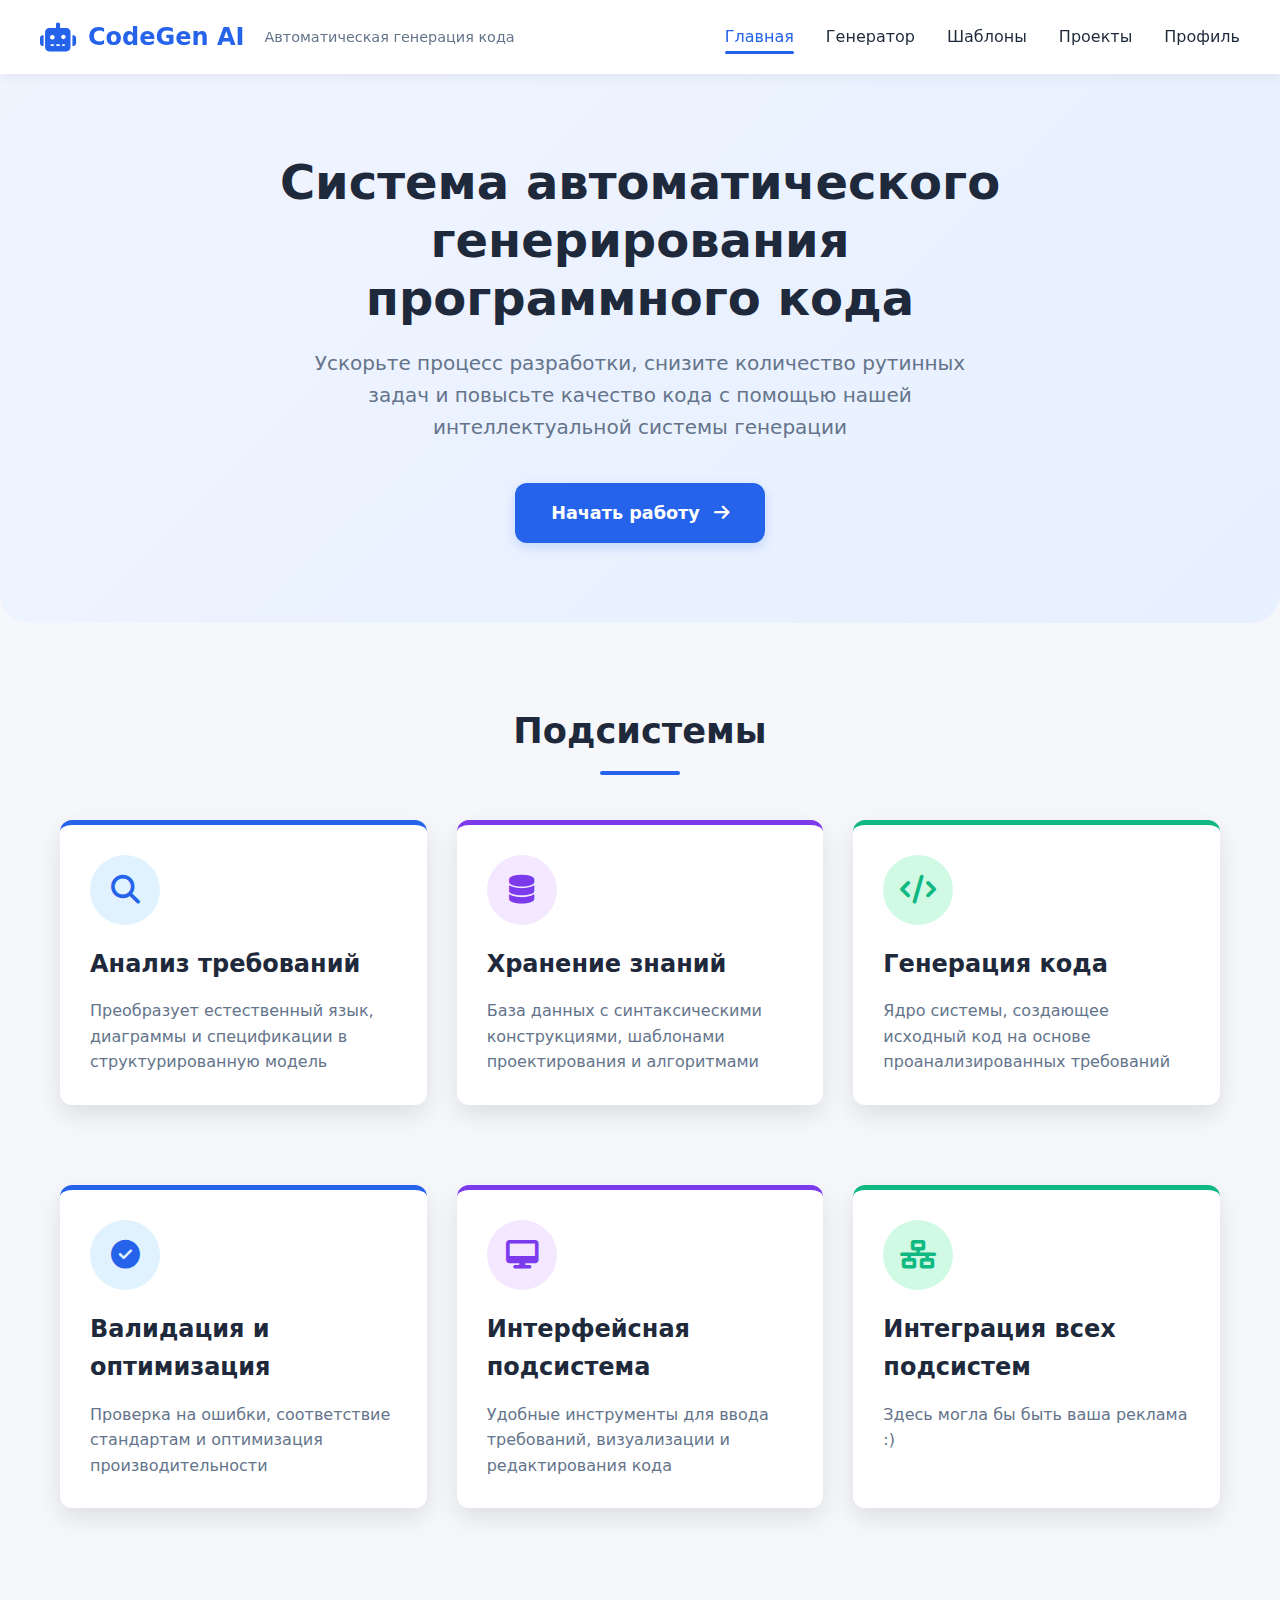
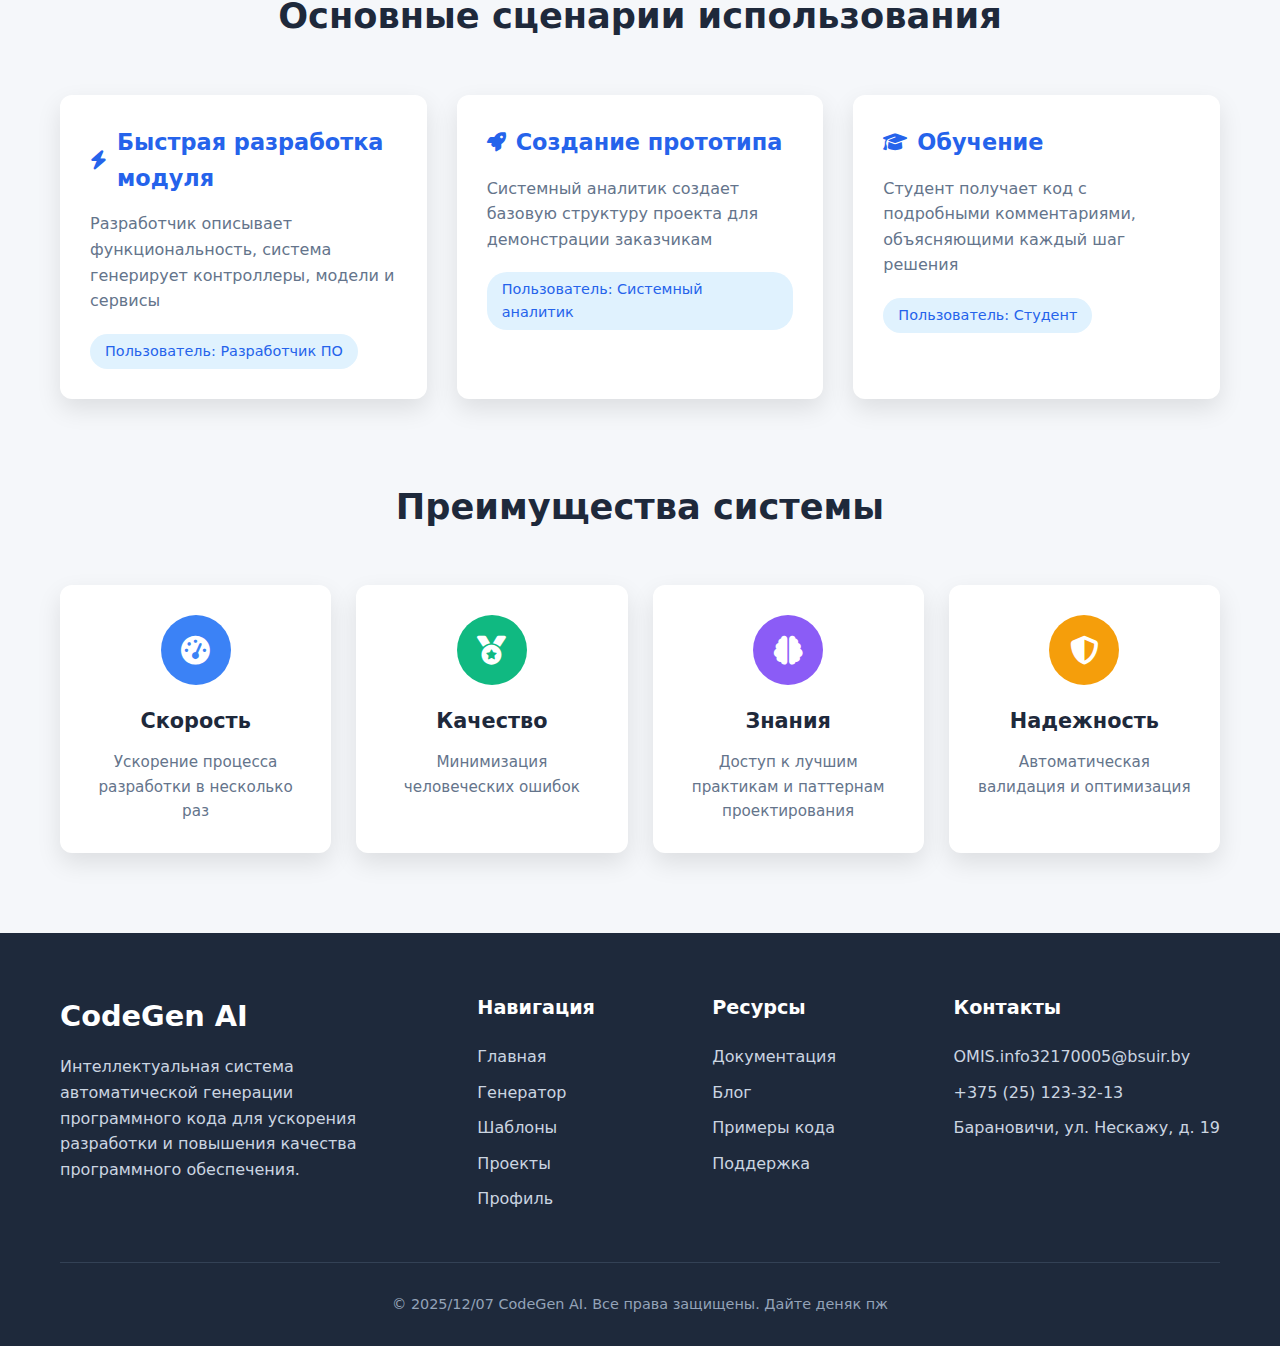
<file: src/main/resources/templates/index.html>
<!DOCTYPE html>
<html lang="ru">
<head>
    <meta charset="UTF-8">
    <meta name="viewport" content="width=device-width, initial-scale=1.0">
    <title>CodeGen AI - Автоматическая генерация кода</title>
    <link rel="stylesheet" href="https://cdnjs.cloudflare.com/ajax/libs/font-awesome/6.4.0/css/all.min.css">
    <link rel="stylesheet" href="../css/index_style.css">
</head>
<body>
    <!-- Header & Navigation -->
    <header>
        <div class="container header-container">
            <div class="logo">
                <i class="fas fa-robot"></i>
                <span>CodeGen AI</span>
                <h6>Автоматическая генерация кода</h6>
            </div>
            
            <nav>
                <ul>
                    <li><a href="#" class="active">Главная</a></li>
                    <li><a href="#">Генератор</a></li>
                    <li><a href="#">Шаблоны</a></li>
                    <li><a href="#">Проекты</a></li>
                    <li><a href="#">Профиль</a></li>
                </ul>
            </nav>
            
            <button class="mobile-menu-btn" id="mobileMenuBtn">
                <i class="fas fa-bars"></i>
            </button>
        </div>
    </header>

    <!-- Hero Section -->
    <section class="hero">
        <div class="container hero-content">
            <h1>Система автоматического генерирования программного кода</h1>
            <p>Ускорьте процесс разработки, снизите количество рутинных задач и повысьте качество кода с помощью нашей интеллектуальной системы генерации</p>
            <a href="#" class="btn">Начать работу <i class="fas fa-arrow-right"></i></a>
        </div>
    </section>

    <!-- Main Content -->
    <main class="container">
        <!-- Subsystems Section -->
        <section class="subsystems">
            <h2 class="section-title">Подсистемы</h2>
            <div class="subsystems-grid">
                <div class="subsystem-card">
                    <div class="subsystem-icon">
                        <i class="fas fa-search"></i>
                    </div>
                    <h3>Анализ требований</h3>
                    <p>Преобразует естественный язык, диаграммы и спецификации в структурированную модель</p>
                </div>
                
                <div class="subsystem-card">
                    <div class="subsystem-icon">
                        <i class="fas fa-database"></i>
                    </div>
                    <h3>Хранение знаний</h3>
                    <p>База данных с синтаксическими конструкциями, шаблонами проектирования и алгоритмами</p>
                </div>
                
                <div class="subsystem-card">
                    <div class="subsystem-icon">
                        <i class="fas fa-code"></i>
                    </div>
                    <h3>Генерация кода</h3>
                    <p>Ядро системы, создающее исходный код на основе проанализированных требований</p>
                </div>
            </div>
            
            <div class="subsystems-grid">
                <div class="subsystem-card">
                    <div class="subsystem-icon">
                        <i class="fas fa-check-circle"></i>
                    </div>
                    <h3>Валидация и оптимизация</h3>
                    <p>Проверка на ошибки, соответствие стандартам и оптимизация производительности</p>
                </div>
                
                <div class="subsystem-card">
                    <div class="subsystem-icon">
                        <i class="fas fa-desktop"></i>
                    </div>
                    <h3>Интерфейсная подсистема</h3>
                    <p>Удобные инструменты для ввода требований, визуализации и редактирования кода</p>
                </div>
                
                <div class="subsystem-card">
                    <div class="subsystem-icon">
                        <i class="fas fa-network-wired"></i>
                    </div>
                    <h3>Интеграция всех подсистем</h3>
                    <p>Здесь могла бы быть ваша реклама :)</p>
                </div>
            </div>
        </section>

        <!-- Use Cases Section -->
        <section class="use-cases">
            <h2>Основные сценарии использования</h2>
            <div class="use-cases-grid">
                <div class="use-case-card">
                    <h3><i class="fas fa-bolt"></i> Быстрая разработка модуля</h3>
                    <p>Разработчик описывает функциональность, система генерирует контроллеры, модели и сервисы</p>
                    <span class="user-badge">Пользователь: Разработчик ПО</span>
                </div>
                
                <div class="use-case-card">
                    <h3><i class="fas fa-rocket"></i> Создание прототипа</h3>
                    <p>Системный аналитик создает базовую структуру проекта для демонстрации заказчикам</p>
                    <span class="user-badge">Пользователь: Системный аналитик</span>
                </div>
                
                <div class="use-case-card">
                    <h3><i class="fas fa-graduation-cap"></i> Обучение</h3>
                    <p>Студент получает код с подробными комментариями, объясняющими каждый шаг решения</p>
                    <span class="user-badge">Пользователь: Студент</span>
                </div>
            </div>
        </section>

        <!-- Advantages Section -->
        <section class="advantages">
            <h2>Преимущества системы</h2>
            <div class="advantages-grid">
                <div class="advantage-card">
                    <div class="advantage-icon">
                        <i class="fas fa-tachometer-alt"></i>
                    </div>
                    <h3>Скорость</h3>
                    <p>Ускорение процесса разработки в несколько раз</p>
                </div>
                
                <div class="advantage-card">
                    <div class="advantage-icon">
                        <i class="fas fa-medal"></i>
                    </div>
                    <h3>Качество</h3>
                    <p>Минимизация человеческих ошибок</p>
                </div>
                
                <div class="advantage-card">
                    <div class="advantage-icon">
                        <i class="fas fa-brain"></i>
                    </div>
                    <h3>Знания</h3>
                    <p>Доступ к лучшим практикам и паттернам проектирования</p>
                </div>
                
                <div class="advantage-card">
                    <div class="advantage-icon">
                        <i class="fas fa-shield-alt"></i>
                    </div>
                    <h3>Надежность</h3>
                    <p>Автоматическая валидация и оптимизация</p>
                </div>
            </div>
        </section>
    </main>

    <!-- Footer -->
    <footer>
        <div class="container">
            <div class="footer-content">
                <div class="footer-info">
                    <div class="footer-logo">CodeGen AI</div>
                    <p class="footer-description">Интеллектуальная система автоматической генерации программного кода для ускорения разработки и повышения качества программного обеспечения.</p>
                </div>
                
                <div class="footer-links">
                    <h4>Навигация</h4>
                    <ul>
                        <li><a href="#">Главная</a></li>
                        <li><a href="#">Генератор</a></li>
                        <li><a href="#">Шаблоны</a></li>
                        <li><a href="#">Проекты</a></li>
                        <li><a href="#">Профиль</a></li>
                    </ul>
                </div>
                
                <div class="footer-links">
                    <h4>Ресурсы</h4>
                    <ul>
                        <li><a href="#">Документация</a></li>
                        <li><a href="#">Блог</a></li>
                        <li><a href="#">Примеры кода</a></li>
                        <li><a href="#">Поддержка</a></li>
                    </ul>
                </div>
                
                <div class="footer-links">
                    <h4>Контакты</h4>
                    <ul>
                        <li><a href="#">OMIS.info32170005@bsuir.by</a></li>
                        <li><a href="#">+375 (25) 123-32-13</a></li>
                        <li><a href="#">Барановичи, ул. Нескажу, д. 19</a></li>
                    </ul>
                </div>
            </div>
            
            <div class="footer-bottom">
                <p>&copy; 2025/12/07 CodeGen AI. Все права защищены. Дайте деняк пж</p>
            </div>
        </div>
    </footer>

    <script>
        // Mobile menu toggle
        document.getElementById('mobileMenuBtn').addEventListener('click', function() {
            const nav = document.querySelector('nav ul');
            const icon = this.querySelector('i');
            
            if (nav.style.display === 'flex') {
                nav.style.display = 'none';
                icon.classList.remove('fa-times');
                icon.classList.add('fa-bars');
            } else {
                nav.style.display = 'flex';
                nav.style.flexDirection = 'column';
                nav.style.position = 'absolute';
                nav.style.top = '70px';
                nav.style.left = '0';
                nav.style.width = '100%';
                nav.style.backgroundColor = 'white';
                nav.style.padding = '20px';
                nav.style.boxShadow = '0 10px 20px rgba(0,0,0,0.1)';
                nav.style.gap = '15px';
                icon.classList.remove('fa-bars');
                icon.classList.add('fa-times');
            }
        });

        // Smooth scroll for anchor links
        document.querySelectorAll('a[href^="#"]').forEach(anchor => {
            anchor.addEventListener('click', function(e) {
                if(this.getAttribute('href') === '#') {
                    e.preventDefault();
                    return;
                }
                
                const targetId = this.getAttribute('href');
                if(targetId.startsWith('#')) {
                    e.preventDefault();
                    const targetElement = document.querySelector(targetId);
                    if(targetElement) {
                        window.scrollTo({
                            top: targetElement.offsetTop - 80,
                            behavior: 'smooth'
                        });
                    }
                }
            });
        });

        // Add active class to nav items on scroll
        window.addEventListener('scroll', function() {
            const sections = document.querySelectorAll('section');
            const navLinks = document.querySelectorAll('nav a');
            
            let current = '';
            sections.forEach(section => {
                const sectionTop = section.offsetTop;
                const sectionHeight = section.clientHeight;
                if(pageYOffset >= sectionTop - 150) {
                    current = section.getAttribute('id');
                }
            });
            
            navLinks.forEach(link => {
                link.classList.remove('active');
                if(link.getAttribute('href') === `#${current}`) {
                    link.classList.add('active');
                }
            });
        });
    </script>
</body>
</html>
</file>
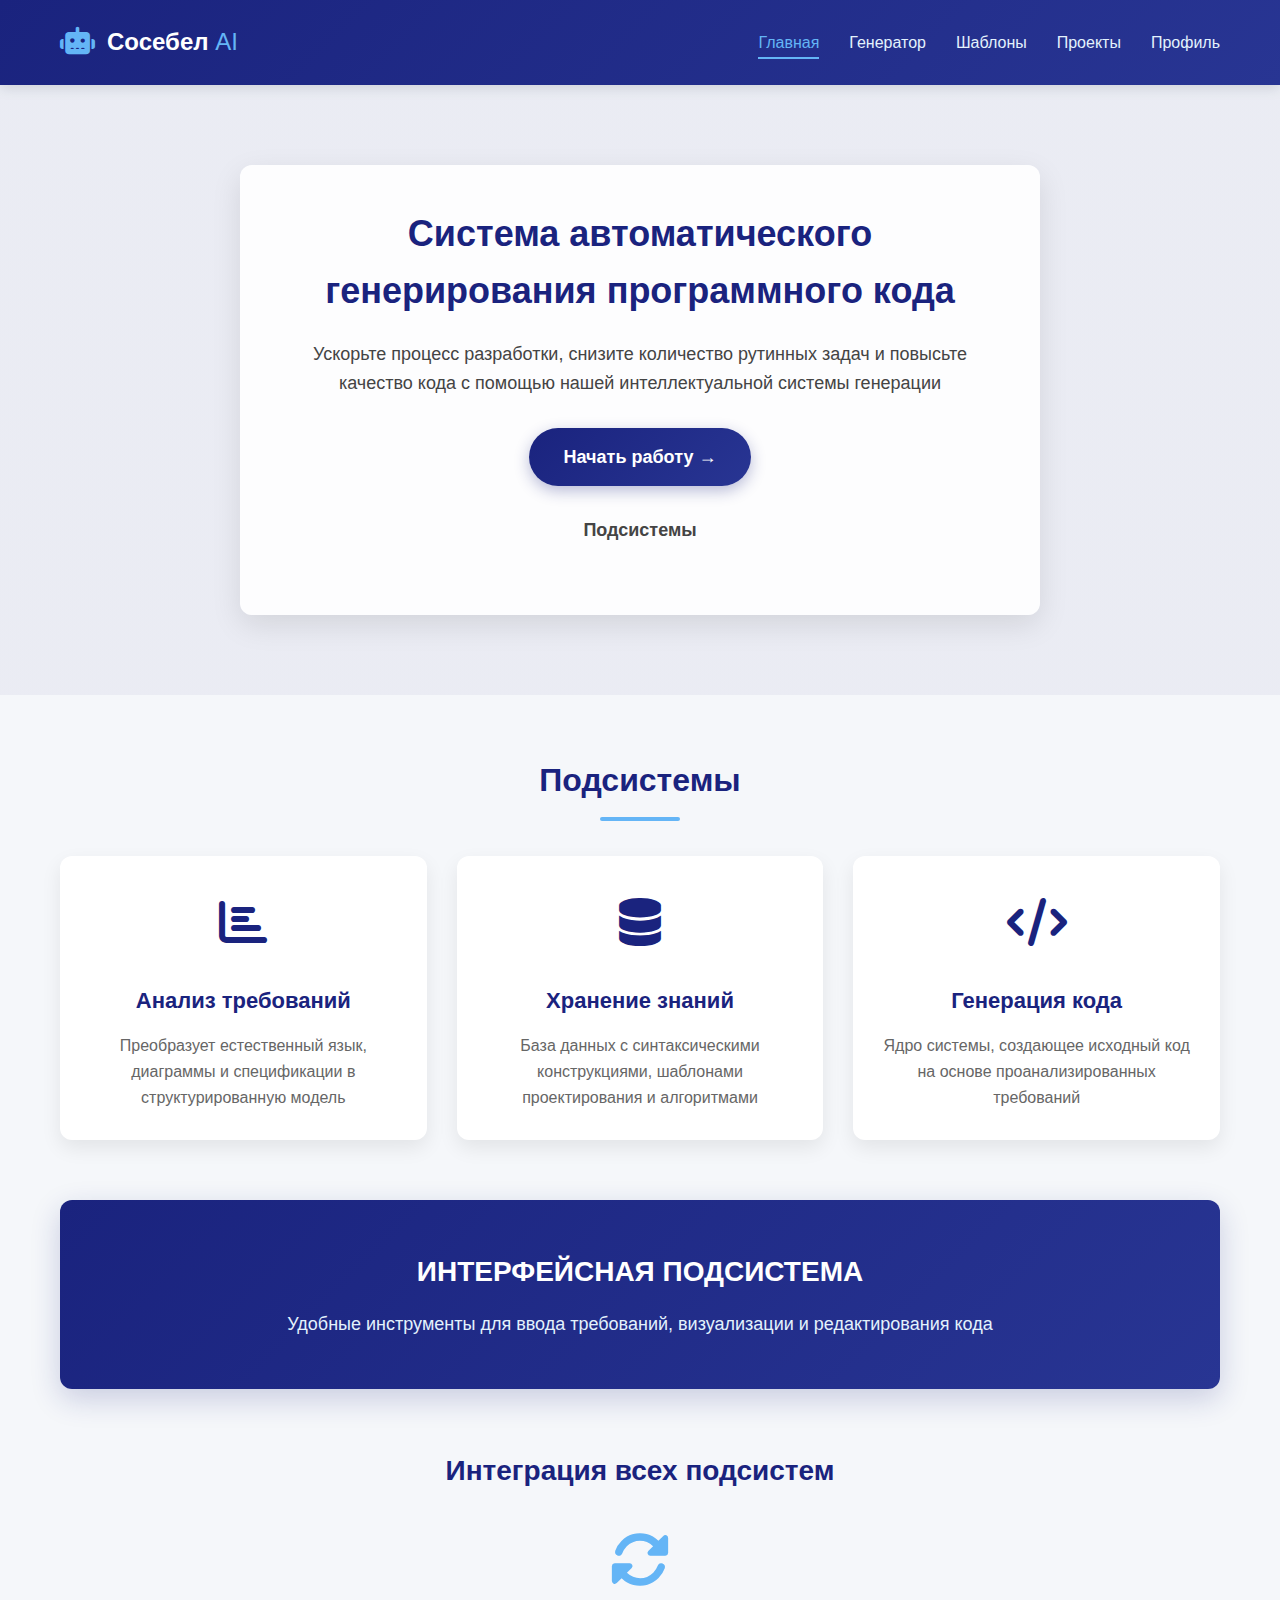
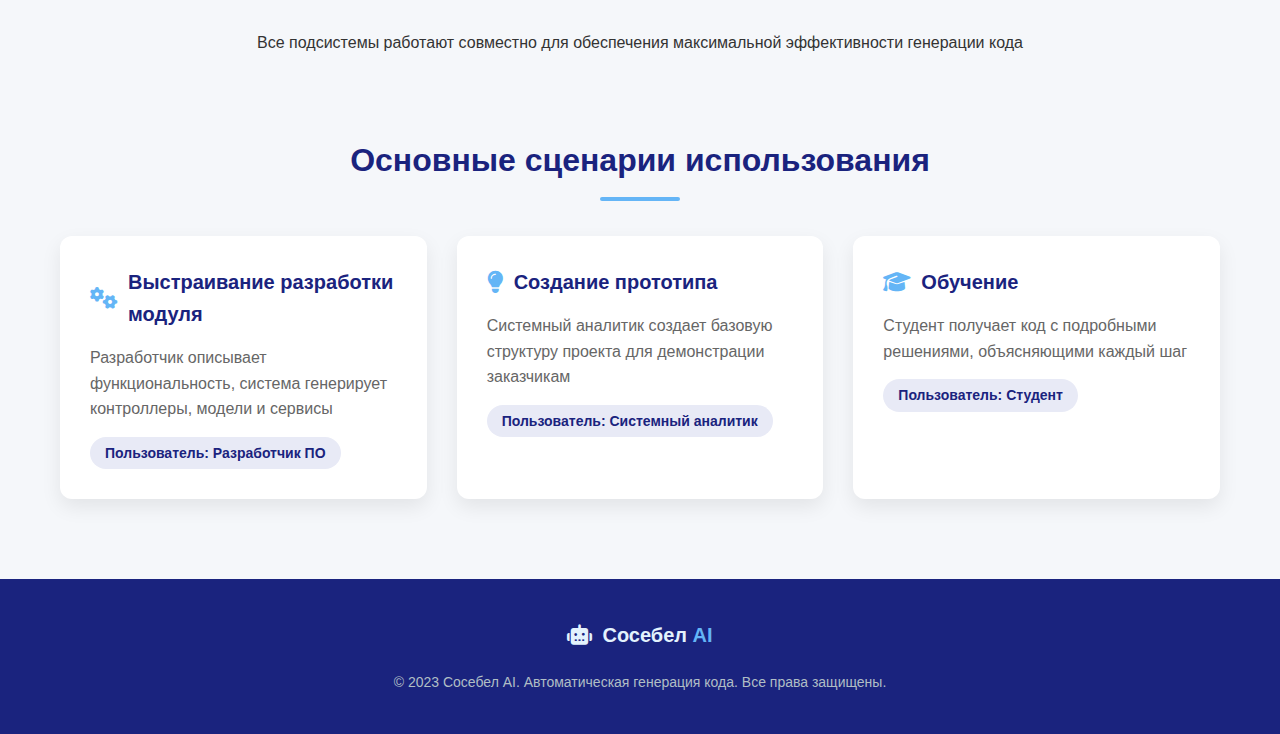
<file: src/main/resources/ferst.html>
<!DOCTYPE html>
<html lang="ru">
<head>
    <meta charset="UTF-8">
    <meta name="viewport" content="width=device-width, initial-scale=1.0">
    <title>Сосебел AI - Автоматическая генерация кода</title>
    <link rel="stylesheet" href="https://cdnjs.cloudflare.com/ajax/libs/font-awesome/6.4.0/css/all.min.css">
    <style>
        * {
            margin: 0;
            padding: 0;
            box-sizing: border-box;
            font-family: 'Segoe UI', Tahoma, Geneva, Verdana, sans-serif;
        }

        body {
            background-color: #f5f7fa;
            color: #333;
            line-height: 1.6;
        }

        .container {
            max-width: 1200px;
            margin: 0 auto;
            padding: 0 20px;
        }

        /* Header & Navigation */
        header {
            background: linear-gradient(135deg, #1a237e 0%, #283593 100%);
            color: white;
            padding: 20px 0;
            box-shadow: 0 4px 12px rgba(0, 0, 0, 0.1);
        }

        .header-content {
            display: flex;
            justify-content: space-between;
            align-items: center;
        }

        .logo {
            display: flex;
            align-items: center;
            gap: 12px;
        }

        .logo-icon {
            font-size: 28px;
            color: #64b5f6;
        }

        .logo h1 {
            font-size: 24px;
            font-weight: 700;
        }

        .logo span {
            color: #64b5f6;
            font-weight: 300;
        }

        nav ul {
            display: flex;
            list-style: none;
            gap: 30px;
        }

        nav a {
            color: #e3f2fd;
            text-decoration: none;
            font-weight: 500;
            font-size: 16px;
            transition: color 0.3s;
            padding: 8px 0;
            position: relative;
        }

        nav a:hover {
            color: #64b5f6;
        }

        nav a.active {
            color: #64b5f6;
        }

        nav a.active::after {
            content: '';
            position: absolute;
            bottom: 0;
            left: 0;
            width: 100%;
            height: 2px;
            background-color: #64b5f6;
        }

        /* Hero Section */
        .hero {
            background: linear-gradient(rgba(26, 35, 126, 0.05), rgba(26, 35, 126, 0.05)), url('https://images.unsplash.com/photo-1555066931-4365d14bab8c?ixlib=rb-4.0.3&ixid=M3wxMjA3fDB8MHxwaG90by1wYWdlfHx8fGVufDB8fHx8fA%3D%3D&auto=format&fit=crop&w=1470&q=80') no-repeat center center/cover;
            padding: 80px 0;
            text-align: center;
            color: #1a237e;
            margin-bottom: 60px;
        }

        .hero-content {
            max-width: 800px;
            margin: 0 auto;
            padding: 40px;
            background-color: rgba(255, 255, 255, 0.9);
            border-radius: 12px;
            box-shadow: 0 10px 30px rgba(0, 0, 0, 0.1);
        }

        .hero h2 {
            font-size: 36px;
            margin-bottom: 20px;
            color: #1a237e;
        }

        .hero p {
            font-size: 18px;
            margin-bottom: 30px;
            color: #444;
        }

        .cta-button {
            display: inline-block;
            background: linear-gradient(135deg, #1a237e 0%, #283593 100%);
            color: white;
            padding: 15px 35px;
            border-radius: 50px;
            text-decoration: none;
            font-weight: 600;
            font-size: 18px;
            transition: all 0.3s ease;
            box-shadow: 0 5px 15px rgba(26, 35, 126, 0.3);
        }

        .cta-button:hover {
            transform: translateY(-3px);
            box-shadow: 0 8px 20px rgba(26, 35, 126, 0.4);
            background: linear-gradient(135deg, #283593 0%, #3949ab 100%);
        }

        /* Subsystems Section */
        .subsystems {
            margin-bottom: 80px;
        }

        .section-title {
            text-align: center;
            font-size: 32px;
            color: #1a237e;
            margin-bottom: 50px;
            position: relative;
        }

        .section-title::after {
            content: '';
            position: absolute;
            bottom: -15px;
            left: 50%;
            transform: translateX(-50%);
            width: 80px;
            height: 4px;
            background-color: #64b5f6;
            border-radius: 2px;
        }

        .subsystems-grid {
            display: grid;
            grid-template-columns: repeat(auto-fit, minmax(280px, 1fr));
            gap: 30px;
            margin-bottom: 60px;
        }

        .subsystem-card {
            background: white;
            border-radius: 12px;
            padding: 30px;
            box-shadow: 0 8px 20px rgba(0, 0, 0, 0.08);
            transition: transform 0.3s, box-shadow 0.3s;
            text-align: center;
        }

        .subsystem-card:hover {
            transform: translateY(-10px);
            box-shadow: 0 15px 30px rgba(0, 0, 0, 0.15);
        }

        .subsystem-icon {
            font-size: 48px;
            color: #1a237e;
            margin-bottom: 20px;
        }

        .subsystem-card h3 {
            font-size: 22px;
            margin-bottom: 15px;
            color: #1a237e;
        }

        .subsystem-card p {
            color: #666;
            font-size: 16px;
        }

        /* Interface Subsystem */
        .interface-subsystem {
            background: linear-gradient(135deg, #1a237e 0%, #283593 100%);
            color: white;
            padding: 50px;
            border-radius: 12px;
            text-align: center;
            margin-bottom: 60px;
            box-shadow: 0 10px 30px rgba(26, 35, 126, 0.2);
        }

        .interface-subsystem h3 {
            font-size: 28px;
            margin-bottom: 15px;
        }

        .interface-subsystem p {
            font-size: 18px;
            max-width: 800px;
            margin: 0 auto;
            color: #e3f2fd;
        }

        /* Integration Section */
        .integration {
            text-align: center;
            margin-bottom: 80px;
        }

        .integration h3 {
            font-size: 28px;
            color: #1a237e;
            margin-bottom: 20px;
        }

        .integration-icon {
            font-size: 60px;
            color: #64b5f6;
            margin: 20px 0;
        }

        /* Use Cases Section */
        .use-cases {
            margin-bottom: 80px;
        }

        .use-cases-grid {
            display: grid;
            grid-template-columns: repeat(auto-fit, minmax(300px, 1fr));
            gap: 30px;
        }

        .use-case-card {
            background: white;
            border-radius: 12px;
            padding: 30px;
            box-shadow: 0 8px 20px rgba(0, 0, 0, 0.08);
            transition: transform 0.3s;
        }

        .use-case-card:hover {
            transform: translateY(-5px);
        }

        .use-case-card h4 {
            font-size: 20px;
            color: #1a237e;
            margin-bottom: 15px;
            display: flex;
            align-items: center;
            gap: 10px;
        }

        .use-case-icon {
            color: #64b5f6;
            font-size: 22px;
        }

        .use-case-card p {
            color: #666;
            margin-bottom: 15px;
        }

        .user-tag {
            display: inline-block;
            background-color: #e8eaf6;
            color: #1a237e;
            padding: 5px 15px;
            border-radius: 50px;
            font-size: 14px;
            font-weight: 600;
        }

        /* Footer */
        footer {
            background-color: #1a237e;
            color: #e3f2fd;
            padding: 40px 0;
            text-align: center;
        }

        .footer-content {
            display: flex;
            flex-direction: column;
            align-items: center;
            gap: 20px;
        }

        .footer-logo {
            display: flex;
            align-items: center;
            gap: 10px;
            font-size: 20px;
            font-weight: 700;
        }

        .footer-logo span {
            color: #64b5f6;
        }

        .copyright {
            font-size: 14px;
            color: #b0bec5;
        }

        /* Responsive Design */
        @media (max-width: 768px) {
            .header-content {
                flex-direction: column;
                gap: 20px;
            }

            nav ul {
                gap: 15px;
                flex-wrap: wrap;
                justify-content: center;
            }

            .hero-content {
                padding: 30px 20px;
            }

            .hero h2 {
                font-size: 28px;
            }

            .section-title {
                font-size: 26px;
            }

            .interface-subsystem {
                padding: 30px 20px;
            }

            .subsystem-card, .use-case-card {
                padding: 25px;
            }
        }
    </style>
</head>
<body>
<!-- Header & Navigation -->
<header>
    <div class="container header-content">
        <div class="logo">
            <div class="logo-icon"><i class="fas fa-robot"></i></div>
            <h1>Сосебел <span>AI</span></h1>
        </div>
        <nav>
            <ul>
                <li><a href="#" class="active">Главная</a></li>
                <li><a href="#">Генератор</a></li>
                <li><a href="#">Шаблоны</a></li>
                <li><a href="#">Проекты</a></li>
                <li><a href="#">Профиль</a></li>
            </ul>
        </nav>
    </div>
</header>

<!-- Hero Section -->
<section class="hero">
    <div class="container hero-content">
        <h2>Система автоматического генерирования программного кода</h2>
        <p>Ускорьте процесс разработки, снизите количество рутинных задач и повысьте качество кода с помощью нашей интеллектуальной системы генерации</p>
        <a href="#" class="cta-button">Начать работу →</a>
        <p style="margin-top: 30px; font-weight: 600;">Подсистемы</p>
    </div>
</section>

<!-- Subsystems Section -->
<section class="subsystems">
    <div class="container">
        <h2 class="section-title">Подсистемы</h2>
        <div class="subsystems-grid">
            <div class="subsystem-card">
                <div class="subsystem-icon">
                    <i class="fas fa-chart-bar"></i>
                </div>
                <h3>Анализ требований</h3>
                <p>Преобразует естественный язык, диаграммы и спецификации в структурированную модель</p>
            </div>

            <div class="subsystem-card">
                <div class="subsystem-icon">
                    <i class="fas fa-database"></i>
                </div>
                <h3>Хранение знаний</h3>
                <p>База данных с синтаксическими конструкциями, шаблонами проектирования и алгоритмами</p>
            </div>

            <div class="subsystem-card">
                <div class="subsystem-icon">
                    <i class="fas fa-code"></i>
                </div>
                <h3>Генерация кода</h3>
                <p>Ядро системы, создающее исходный код на основе проанализированных требований</p>
            </div>
        </div>

        <div class="interface-subsystem">
            <h3>ИНТЕРФЕЙСНАЯ ПОДСИСТЕМА</h3>
            <p>Удобные инструменты для ввода требований, визуализации и редактирования кода</p>
        </div>

        <div class="integration">
            <h3>Интеграция всех подсистем</h3>
            <div class="integration-icon">
                <i class="fas fa-sync-alt"></i>
            </div>
            <p>Все подсистемы работают совместно для обеспечения максимальной эффективности генерации кода</p>
        </div>
    </div>
</section>

<!-- Use Cases Section -->
<section class="use-cases">
    <div class="container">
        <h2 class="section-title">Основные сценарии использования</h2>
        <div class="use-cases-grid">
            <div class="use-case-card">
                <h4><i class="fas fa-cogs use-case-icon"></i> Выстраивание разработки модуля</h4>
                <p>Разработчик описывает функциональность, система генерирует контроллеры, модели и сервисы</p>
                <div class="user-tag">Пользователь: Разработчик ПО</div>
            </div>

            <div class="use-case-card">
                <h4><i class="fas fa-lightbulb use-case-icon"></i> Создание прототипа</h4>
                <p>Системный аналитик создает базовую структуру проекта для демонстрации заказчикам</p>
                <div class="user-tag">Пользователь: Системный аналитик</div>
            </div>

            <div class="use-case-card">
                <h4><i class="fas fa-graduation-cap use-case-icon"></i> Обучение</h4>
                <p>Студент получает код с подробными решениями, объясняющими каждый шаг</p>
                <div class="user-tag">Пользователь: Студент</div>
            </div>
        </div>
    </div>
</section>

<!-- Footer -->
<footer>
    <div class="container footer-content">
        <div class="footer-logo">
            <i class="fas fa-robot"></i>
            <div>Сосебел <span>AI</span></div>
        </div>
        <p class="copyright">© 2023 Сосебел AI. Автоматическая генерация кода. Все права защищены.</p>
    </div>
</footer>

<script>
    // Highlight active nav link on click
    document.querySelectorAll('nav a').forEach(link => {
        link.addEventListener('click', function(e) {
            e.preventDefault();
            document.querySelectorAll('nav a').forEach(item => item.classList.remove('active'));
            this.classList.add('active');

            // Scroll to section if not "Главная"
            if(this.textContent !== 'Главная') {
                const sectionId = this.textContent.toLowerCase();
                const section = document.getElementById(sectionId);
                if(section) {
                    window.scrollTo({
                        top: section.offsetTop - 100,
                        behavior: 'smooth'
                    });
                }
            } else {
                window.scrollTo({
                    top: 0,
                    behavior: 'smooth'
                });
            }
        });
    });

    // Add hover effect to cards
    document.querySelectorAll('.subsystem-card, .use-case-card').forEach(card => {
        card.addEventListener('mouseenter', function() {
            this.style.cursor = 'pointer';
        });
    });
</script>
</body>
</html>
</file>
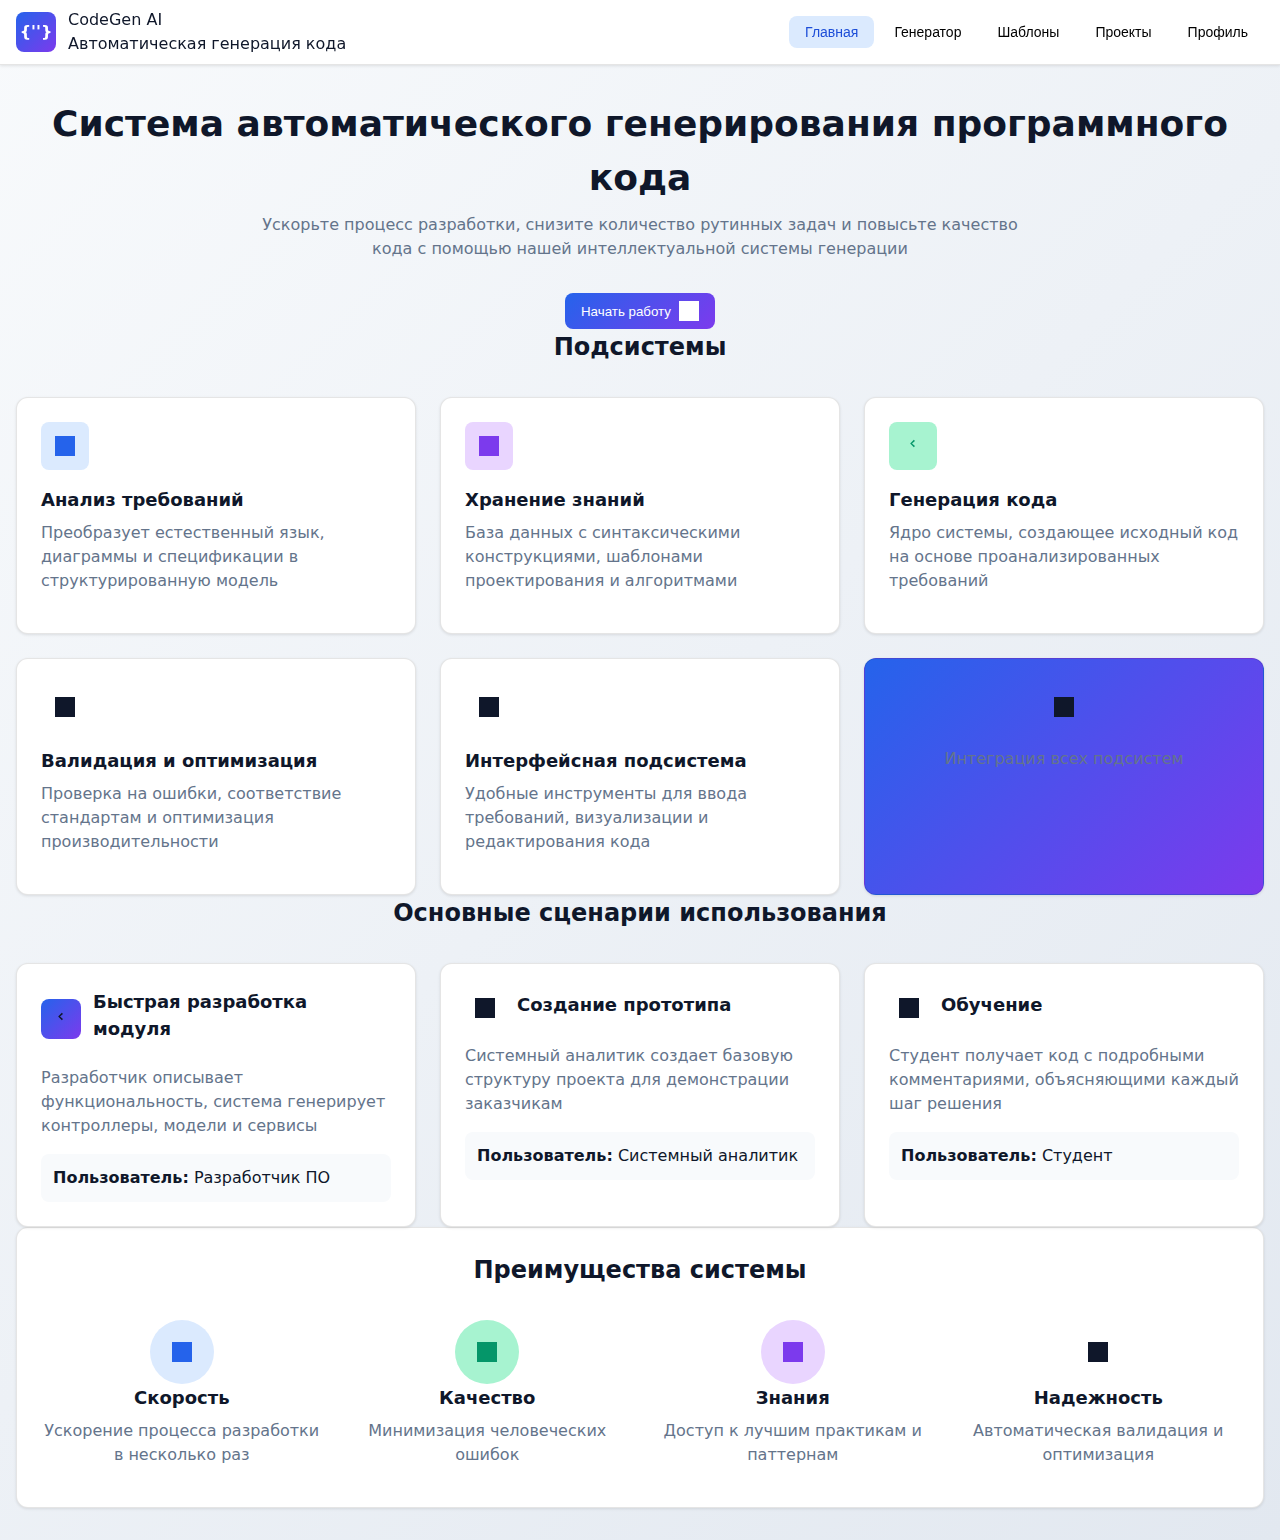
<file: src/main/resources/main.html>
<!DOCTYPE html>
<html lang="ru">
<head>
    <meta charset="UTF-8">
    <meta name="viewport" content="width=device-width, initial-scale=1.0">
    <title>CodeGen AI - Автоматическая генерация кода</title>
    <style>
        /* Основные стили из globals.css и Tailwind */
        :root {
            --font-size: 16px;
            --background: #ffffff;
            --foreground: #0f172a;
            --card: #ffffff;
            --card-foreground: #0f172a;
            --primary: #030213;
            --primary-foreground: #ffffff;
            --secondary: #f1f5f9;
            --secondary-foreground: #030213;
            --muted: #ececf0;
            --muted-foreground: #717182;
            --accent: #e9ebef;
            --accent-foreground: #030213;
            --destructive: #d4183d;
            --destructive-foreground: #ffffff;
            --border: rgba(0, 0, 0, 0.1);
            --input: transparent;
            --input-background: #f3f3f5;
            --radius: 0.625rem;
            --sidebar: #fafafa;
            --sidebar-foreground: #0f172a;
            --sidebar-primary: #030213;
            --sidebar-primary-foreground: #fafafa;
            --sidebar-accent: #f7f7f7;
            --sidebar-accent-foreground: #1a1a1a;
            --sidebar-border: #e5e5e5;
            --sidebar-ring: #94a3b8;
        }

        .dark {
            --background: #0f172a;
            --foreground: #f8fafc;
            --card: #0f172a;
            --card-foreground: #f8fafc;
            --primary: #f8fafc;
            --primary-foreground: #1a1a1a;
            --secondary: #1e293b;
            --secondary-foreground: #f8fafc;
            --muted: #1e293b;
            --muted-foreground: #94a3b8;
            --accent: #1e293b;
            --accent-foreground: #f8fafc;
            --destructive: #7f1d1d;
            --destructive-foreground: #fca5a5;
            --border: #1e293b;
            --input: #1e293b;
        }

        * {
            box-sizing: border-box;
            margin: 0;
            padding: 0;
            border-color: var(--border);
        }

        body {
            font-family: system-ui, -apple-system, sans-serif;
            background: linear-gradient(135deg, #f8fafc 0%, #e2e8f0 100%);
            color: var(--foreground);
            min-height: 100vh;
            line-height: 1.5;
        }

        /* Навигация */
        nav {
            background: white;
            border-bottom: 1px solid var(--border);
            position: sticky;
            top: 0;
            z-index: 50;
            box-shadow: 0 1px 3px rgba(0, 0, 0, 0.1);
        }

        .nav-container {
            max-width: 80rem;
            margin: 0 auto;
            padding: 0 1rem;
        }

        .nav-content {
            display: flex;
            justify-content: space-between;
            align-items: center;
            height: 4rem;
        }

        .logo {
            display: flex;
            align-items: center;
            gap: 0.75rem;
        }

        .logo-icon {
            width: 2.5rem;
            height: 2.5rem;
            background: linear-gradient(135deg, #2563eb 0%, #7c3aed 100%);
            border-radius: 0.5rem;
            display: flex;
            align-items: center;
            justify-content: center;
            color: white;
            font-weight: bold;
        }

        .nav-buttons {
            display: flex;
            gap: 0.25rem;
        }

        .nav-button {
            padding: 0.5rem 1rem;
            border-radius: 0.5rem;
            transition: all 0.2s;
            cursor: pointer;
            border: none;
            background: none;
            font-size: 0.875rem;
        }

        .nav-button:hover {
            background: #f1f5f9;
        }

        .nav-button.active {
            background: #dbeafe;
            color: #1d4ed8;
        }

        /* Основной контент */
        .container {
            max-width: 80rem;
            margin: 0 auto;
            padding: 2rem 1rem;
        }

        /* Карточки */
        .card {
            background: white;
            border-radius: 0.75rem;
            border: 1px solid var(--border);
            box-shadow: 0 1px 3px rgba(0, 0, 0, 0.1);
            padding: 1.5rem;
            transition: box-shadow 0.2s;
        }

        .card:hover {
            box-shadow: 0 4px 6px rgba(0, 0, 0, 0.1);
        }

        /* Кнопки */
        .btn {
            padding: 0.5rem 1rem;
            border-radius: 0.5rem;
            font-weight: 500;
            transition: all 0.2s;
            cursor: pointer;
            border: none;
            display: inline-flex;
            align-items: center;
            justify-content: center;
            gap: 0.5rem;
        }

        .btn-primary {
            background: linear-gradient(135deg, #2563eb 0%, #7c3aed 100%);
            color: white;
        }

        .btn-primary:hover {
            background: linear-gradient(135deg, #1d4ed8 0%, #6d28d9 100%);
            box-shadow: 0 4px 6px rgba(37, 99, 235, 0.2);
        }

        .btn-secondary {
            background: white;
            border: 1px solid #cbd5e1;
            color: #475569;
        }

        .btn-secondary:hover {
            background: #f8fafc;
        }

        /* Формы */
        .input {
            width: 100%;
            padding: 0.5rem 1rem;
            border: 1px solid #cbd5e1;
            border-radius: 0.5rem;
            background: white;
            transition: all 0.2s;
        }

        .input:focus {
            outline: none;
            border-color: #3b82f6;
            box-shadow: 0 0 0 2px rgba(59, 130, 246, 0.2);
        }

        .textarea {
            width: 100%;
            padding: 0.75rem 1rem;
            border: 1px solid #cbd5e1;
            border-radius: 0.5rem;
            background: white;
            min-height: 16rem;
            resize: vertical;
            transition: all 0.2s;
        }

        .textarea:focus {
            outline: none;
            border-color: #3b82f6;
            box-shadow: 0 0 0 2px rgba(59, 130, 246, 0.2);
        }

        .select {
            width: 100%;
            padding: 0.5rem 2.5rem 0.5rem 1rem;
            border: 1px solid #cbd5e1;
            border-radius: 0.5rem;
            background: white;
            appearance: none;
            background-image: url("data:image/svg+xml,%3csvg xmlns='http://www.w3.org/2000/svg' fill='none' viewBox='0 0 20 20'%3e%3cpath stroke='%236b7280' stroke-linecap='round' stroke-linejoin='round' stroke-width='1.5' d='M6 8l4 4 4-4'/%3e%3c/svg%3e");
            background-position: right 0.5rem center;
            background-repeat: no-repeat;
            background-size: 1.5em 1.5em;
        }

        /* Заголовки */
        h1 {
            font-size: 2.25rem;
            font-weight: 600;
            color: #0f172a;
            margin-bottom: 0.5rem;
        }

        h2 {
            font-size: 1.5rem;
            font-weight: 600;
            color: #0f172a;
            margin-bottom: 1rem;
        }

        h3 {
            font-size: 1.125rem;
            font-weight: 600;
            color: #0f172a;
            margin-bottom: 0.5rem;
        }

        p {
            color: #64748b;
            margin-bottom: 1rem;
        }

        /* Утилитарные классы */
        .text-center { text-align: center; }
        .text-right { text-align: right; }
        .text-slate-600 { color: #64748b; }
        .text-slate-900 { color: #0f172a; }
        .text-blue-600 { color: #2563eb; }
        .text-purple-600 { color: #7c3aed; }
        .text-green-600 { color: #059669; }
        .text-red-600 { color: #dc2626; }
        .text-yellow-600 { color: #d97706; }

        .bg-white { background: white; }
        .bg-slate-50 { background: #f8fafc; }
        .bg-slate-100 { background: #f1f5f9; }
        .bg-blue-50 { background: #dbeafe; }
        .bg-blue-100 { background: #dbeafe; }
        .bg-purple-50 { background: #f3e8ff; }
        .bg-purple-100 { background: #e9d5ff; }
        .bg-green-50 { background: #d1fae5; }
        .bg-green-100 { background: #a7f3d0; }
        .bg-yellow-50 { background: #fef3c7; }
        .bg-yellow-100 { background: #fde68a; }
        .bg-red-50 { background: #fee2e2; }
        .bg-red-100 { background: #fecaca; }

        .border { border: 1px solid var(--border); }
        .border-t { border-top: 1px solid var(--border); }
        .border-b { border-bottom: 1px solid var(--border); }

        .rounded { border-radius: 0.25rem; }
        .rounded-lg { border-radius: 0.5rem; }
        .rounded-xl { border-radius: 0.75rem; }
        .rounded-full { border-radius: 9999px; }

        .shadow-sm { box-shadow: 0 1px 3px rgba(0, 0, 0, 0.1); }
        .shadow-md { box-shadow: 0 4px 6px rgba(0, 0, 0, 0.1); }
        .shadow-lg { box-shadow: 0 10px 15px rgba(0, 0, 0, 0.1); }

        .flex { display: flex; }
        .grid { display: grid; }
        .inline-flex { display: inline-flex; }

        .items-center { align-items: center; }
        .items-start { align-items: flex-start; }
        .justify-between { justify-content: space-between; }
        .justify-center { justify-content: center; }
        .justify-end { justify-content: flex-end; }

        .gap-2 { gap: 0.5rem; }
        .gap-3 { gap: 0.75rem; }
        .gap-4 { gap: 1rem; }
        .gap-6 { gap: 1.5rem; }

        .w-full { width: 100%; }
        .w-5 { width: 1.25rem; }
        .w-6 { width: 1.5rem; }
        .w-8 { width: 2rem; }
        .w-10 { width: 2.5rem; }
        .w-12 { width: 3rem; }
        .w-16 { width: 4rem; }
        .w-20 { width: 5rem; }

        .h-5 { height: 1.25rem; }
        .h-6 { height: 1.5rem; }
        .h-8 { height: 2rem; }
        .h-10 { height: 2.5rem; }
        .h-12 { height: 3rem; }
        .h-16 { height: 4rem; }
        .h-20 { height: 5rem; }

        .p-2 { padding: 0.5rem; }
        .p-3 { padding: 0.75rem; }
        .p-4 { padding: 1rem; }
        .p-6 { padding: 1.5rem; }
        .p-8 { padding: 2rem; }

        .px-4 { padding-left: 1rem; padding-right: 1rem; }
        .px-6 { padding-left: 1.5rem; padding-right: 1.5rem; }
        .py-2 { padding-top: 0.5rem; padding-bottom: 0.5rem; }
        .py-3 { padding-top: 0.75rem; padding-bottom: 0.75rem; }
        .py-4 { padding-top: 1rem; padding-bottom: 1rem; }

        .mb-2 { margin-bottom: 0.5rem; }
        .mb-4 { margin-bottom: 1rem; }
        .mb-6 { margin-bottom: 1.5rem; }
        .mb-8 { margin-bottom: 2rem; }

        .mx-auto { margin-left: auto; margin-right: auto; }

        .relative { position: relative; }
        .absolute { position: absolute; }
        .sticky { position: sticky; }

        /* Адаптивная сетка */
        .grid-cols-1 { grid-template-columns: repeat(1, 1fr); }
        .grid-cols-2 { grid-template-columns: repeat(2, 1fr); }
        .grid-cols-3 { grid-template-columns: repeat(3, 1fr); }
        .grid-cols-4 { grid-template-columns: repeat(4, 1fr); }

        @media (min-width: 768px) {
            .md\:grid-cols-2 { grid-template-columns: repeat(2, 1fr); }
            .md\:grid-cols-3 { grid-template-columns: repeat(3, 1fr); }
            .md\:grid-cols-4 { grid-template-columns: repeat(4, 1fr); }
        }

        @media (min-width: 1024px) {
            .lg\:grid-cols-2 { grid-template-columns: repeat(2, 1fr); }
            .lg\:grid-cols-3 { grid-template-columns: repeat(3, 1fr); }
            .lg\:grid-cols-4 { grid-template-columns: repeat(4, 1fr); }
        }

        /* Специфические компоненты */
        .badge {
            display: inline-block;
            padding: 0.25rem 0.5rem;
            border-radius: 0.25rem;
            font-size: 0.75rem;
            font-weight: 500;
        }

        .badge-blue {
            background: #dbeafe;
            color: #1d4ed8;
        }

        .badge-purple {
            background: #e9d5ff;
            color: #7c3aed;
        }

        .badge-green {
            background: #a7f3d0;
            color: #059669;
        }

        .status-badge {
            padding: 0.25rem 0.5rem;
            border-radius: 0.25rem;
            font-size: 0.75rem;
            font-weight: 500;
        }

        .status-complete {
            background: #d1fae5;
            color: #059669;
        }

        .status-draft {
            background: #fef3c7;
            color: #d97706;
        }

        .status-error {
            background: #fee2e2;
            color: #dc2626;
        }

        /* Модальные окна */
        .modal-overlay {
            position: fixed;
            inset: 0;
            background: rgba(0, 0, 0, 0.5);
            display: flex;
            align-items: center;
            justify-content: center;
            padding: 1rem;
            z-index: 100;
        }

        .modal {
            background: white;
            border-radius: 0.75rem;
            max-width: 56rem;
            width: 100%;
            max-height: 90vh;
            overflow: hidden;
        }

        .modal-header {
            padding: 1.5rem;
            border-bottom: 1px solid var(--border);
            background: #f8fafc;
        }

        .modal-body {
            padding: 1.5rem;
            max-height: 60vh;
            overflow-y: auto;
        }

        .modal-footer {
            padding: 1.5rem;
            border-top: 1px solid var(--border);
            display: flex;
            justify-content: flex-end;
            gap: 0.75rem;
        }

        /* Анимации */
        @keyframes spin {
            from { transform: rotate(0deg); }
            to { transform: rotate(360deg); }
        }

        .animate-spin {
            animation: spin 1s linear infinite;
        }

        /* Код блоки */
        .code-block {
            background: #f8fafc;
            padding: 1rem;
            border-radius: 0.5rem;
            font-family: 'Monaco', 'Menlo', monospace;
            font-size: 0.875rem;
            overflow-x: auto;
            border: 1px solid #e2e8f0;
        }

        .code-block code {
            color: #0f172a;
            white-space: pre;
        }

        /* Иконки (заглушки) */
        .icon {
            display: inline-block;
            width: 1.25rem;
            height: 1.25rem;
            background: currentColor;
            mask-size: contain;
            mask-position: center;
            mask-repeat: no-repeat;
        }

        .icon-code { mask-image: url("data:image/svg+xml,%3Csvg xmlns='http://www.w3.org/2000/svg' viewBox='0 0 24 24'%3E%3Cpath d='M14.4 6L13 4.6 8.6 9 13 13.4 14.4 12 10.8 9z'/%3E%3C/svg%3E"); }
        .icon-search { mask-image: url("data:image/svg+xml,%3Csvg xmlns='http://www.w3.org/2000/svg' viewBox='0 0 24 24'%3E%3Cpath d='M15.5 14h-.79l-.28-.27C15.41 12.59 16 11.11 16 9.5 16 5.91 13.09 3 9.5 3S3 5.91 3 9.5 5.91 16 9.5 16c1.61 0 3.09-.59 4.23-1.57l.27.28v.79l5 4.99L20.49 19l-4.99-5z'/%3E%3C/svg%3E"); }
        .icon-filter { mask-image: url("data:image/svg+xml,%3Csvg xmlns='http://www.w3.org/2000/svg' viewBox='0 0 24 24'%3E%3Cpath d='M10 18h4v-2h-4v2zM3 6v2h18V6H3zm3 7h12v-2H6v2z'/%3E%3C/svg%3E"); }
        .icon-download { mask-image: url("data:image/svg+xml,%3Csvg xmlns='http://www.w3.org/2000/svg' viewBox='0 0 24 24'%3E%3Cpath d='M19 9h-4V3H9v6H5l7 7 7-7zM5 18v2h14v-2H5z'/%3E%3C/svg%3E"); }
        .icon-eye { mask-image: url("data:image/svg+xml,%3Csvg xmlns='http://www.w3.org/2000/svg' viewBox='0 0 24 24'%3E%3Cpath d='M12 4.5C7 4.5 2.73 7.61 1 12c1.73 4.39 6 7.5 11 7.5s9.27-3.11 11-7.5c-1.73-4.39-6-7.5-11-7.5zM12 17c-2.76 0-5-2.24-5-5s2.24-5 5-5 5 2.24 5 5-2.24 5-5 5zm0-8c-1.66 0-3 1.34-3 3s1.34 3 3 3 3-1.34 3-3-1.34-3-3-3z'/%3E%3C/svg%3E"); }
        .icon-star { mask-image: url("data:image/svg+xml,%3Csvg xmlns='http://www.w3.org/2000/svg' viewBox='0 0 24 24'%3E%3Cpath d='M12 17.27L18.18 21l-1.64-7.03L22 9.24l-7.19-.61L12 2 9.19 8.63 2 9.24l5.46 4.73L5.82 21z'/%3E%3C/svg%3E"); }
        .icon-folder { mask-image: url("data:image/svg+xml,%3Csvg xmlns='http://www.w3.org/2000/svg' viewBox='0 0 24 24'%3E%3Cpath d='M10 4H4c-1.1 0-1.99.9-1.99 2L2 18c0 1.1.9 2 2 2h16c1.1 0 2-.9 2-2V8c0-1.1-.9-2-2-2h-8l-2-2z'/%3E%3C/svg%3E"); }

        /* Дополнительные утилиты */
        .transition-colors { transition: color 0.2s, background-color 0.2s, border-color 0.2s; }
        .transition-shadow { transition: box-shadow 0.2s; }
        .transition-all { transition: all 0.2s; }

        .cursor-pointer { cursor: pointer; }
        .line-clamp-2 {
            display: -webkit-box;
            -webkit-line-clamp: 2;
            -webkit-box-orient: vertical;
            overflow: hidden;
        }

        /* Скрыть/показать */
        .hidden { display: none !important; }

        /* Акцентные элементы */
        .accent-gradient {
            background: linear-gradient(135deg, #2563eb 0%, #7c3aed 100%);
        }
    </style>
</head>
<body>
<!-- Навигация -->
<nav>
    <div class="nav-container">
        <div class="nav-content">
            <div class="logo">
                <div class="logo-icon">{'</>'}</div>
            <div>
                <div class="text-slate-900">CodeGen AI</div>
                <div class="text-xs text-slate-500">Автоматическая генерация кода</div>
            </div>
        </div>

        <div class="nav-buttons">
            <button class="nav-button active">Главная</button>
            <button class="nav-button">Генератор</button>
            <button class="nav-button">Шаблоны</button>
            <button class="nav-button">Проекты</button>
            <button class="nav-button">Профиль</button>
        </div>
    </div>
    </div>
</nav>

<!-- Основной контент - Главная страница -->
<main>
    <div class="container">
        <!-- Hero секция -->
        <div class="text-center mb-16">
            <h1>Система автоматического генерирования программного кода</h1>
            <p class="text-slate-600 mx-auto mb-8" style="max-width: 48rem;">
                Ускорьте процесс разработки, снизите количество рутинных задач и повысьте качество кода
                с помощью нашей интеллектуальной системы генерации
            </p>
            <button class="btn btn-primary">
                Начать работу
                <span class="icon icon-arrow-right"></span>
            </button>
        </div>

        <!-- Подсистемы -->
        <div class="mb-16">
            <h2 class="text-center mb-8">Подсистемы</h2>
            <div class="grid grid-cols-1 md:grid-cols-2 lg:grid-cols-3 gap-6">
                <!-- Карточка 1 -->
                <div class="card">
                    <div class="w-12 h-12 bg-blue-100 rounded-lg flex items-center justify-center mb-4">
                        <div class="icon icon-layout text-blue-600 w-6 h-6"></div>
                    </div>
                    <h3>Анализ требований</h3>
                    <p class="text-sm text-slate-600">
                        Преобразует естественный язык, диаграммы и спецификации в структурированную модель
                    </p>
                </div>

                <!-- Карточка 2 -->
                <div class="card">
                    <div class="w-12 h-12 bg-purple-100 rounded-lg flex items-center justify-center mb-4">
                        <div class="icon icon-database text-purple-600 w-6 h-6"></div>
                    </div>
                    <h3>Хранение знаний</h3>
                    <p class="text-sm text-slate-600">
                        База данных с синтаксическими конструкциями, шаблонами проектирования и алгоритмами
                    </p>
                </div>

                <!-- Карточка 3 -->
                <div class="card">
                    <div class="w-12 h-12 bg-green-100 rounded-lg flex items-center justify-center mb-4">
                        <div class="icon icon-code text-green-600 w-6 h-6"></div>
                    </div>
                    <h3>Генерация кода</h3>
                    <p class="text-sm text-slate-600">
                        Ядро системы, создающее исходный код на основе проанализированных требований
                    </p>
                </div>

                <!-- Карточка 4 -->
                <div class="card">
                    <div class="w-12 h-12 bg-orange-100 rounded-lg flex items-center justify-center mb-4">
                        <div class="icon icon-check-circle text-orange-600 w-6 h-6"></div>
                    </div>
                    <h3>Валидация и оптимизация</h3>
                    <p class="text-sm text-slate-600">
                        Проверка на ошибки, соответствие стандартам и оптимизация производительности
                    </p>
                </div>

                <!-- Карточка 5 -->
                <div class="card">
                    <div class="w-12 h-12 bg-pink-100 rounded-lg flex items-center justify-center mb-4">
                        <div class="icon icon-layout text-pink-600 w-6 h-6"></div>
                    </div>
                    <h3>Интерфейсная подсистема</h3>
                    <p class="text-sm text-slate-600">
                        Удобные инструменты для ввода требований, визуализации и редактирования кода
                    </p>
                </div>

                <!-- Карточка 6 -->
                <div class="card accent-gradient">
                    <div class="w-12 h-12 bg-white/20 rounded-lg flex items-center justify-center mb-4 mx-auto">
                        <div class="icon icon-zap text-white w-6 h-6"></div>
                    </div>
                    <p class="text-white text-center">Интеграция всех подсистем</p>
                </div>
            </div>
        </div>

        <!-- Сценарии использования -->
        <div class="mb-16">
            <h2 class="text-center mb-8">Основные сценарии использования</h2>
            <div class="grid grid-cols-1 md:grid-cols-3 gap-6">
                <!-- Сценарий 1 -->
                <div class="card">
                    <div class="flex items-center gap-3 mb-4">
                        <div class="w-10 h-10 accent-gradient rounded-lg flex items-center justify-center">
                            <div class="icon icon-code text-white w-5 h-5"></div>
                        </div>
                        <h3>Быстрая разработка модуля</h3>
                    </div>
                    <p class="text-sm text-slate-600 mb-4">
                        Разработчик описывает функциональность, система генерирует контроллеры, модели и сервисы
                    </p>
                    <div class="text-xs text-slate-500 bg-slate-50 rounded-lg p-3">
                        <strong>Пользователь:</strong> Разработчик ПО
                    </div>
                </div>

                <!-- Сценарий 2 -->
                <div class="card">
                    <div class="flex items-center gap-3 mb-4">
                        <div class="w-10 h-10 bg-gradient-to-br from-purple-500 to-purple-600 rounded-lg flex items-center justify-center">
                            <div class="icon icon-shield text-white w-5 h-5"></div>
                        </div>
                        <h3>Создание прототипа</h3>
                    </div>
                    <p class="text-sm text-slate-600 mb-4">
                        Системный аналитик создает базовую структуру проекта для демонстрации заказчикам
                    </p>
                    <div class="text-xs text-slate-500 bg-slate-50 rounded-lg p-3">
                        <strong>Пользователь:</strong> Системный аналитик
                    </div>
                </div>

                <!-- Сценарий 3 -->
                <div class="card">
                    <div class="flex items-center gap-3 mb-4">
                        <div class="w-10 h-10 bg-gradient-to-br from-green-500 to-green-600 rounded-lg flex items-center justify-center">
                            <div class="icon icon-book-open text-white w-5 h-5"></div>
                        </div>
                        <h3>Обучение</h3>
                    </div>
                    <p class="text-sm text-slate-600 mb-4">
                        Студент получает код с подробными комментариями, объясняющими каждый шаг решения
                    </p>
                    <div class="text-xs text-slate-500 bg-slate-50 rounded-lg p-3">
                        <strong>Пользователь:</strong> Студент
                    </div>
                </div>
            </div>
        </div>

        <!-- Преимущества -->
        <div class="card">
            <h2 class="text-center mb-8">Преимущества системы</h2>
            <div class="grid grid-cols-1 md:grid-cols-2 lg:grid-cols-4 gap-6">
                <!-- Преимущество 1 -->
                <div class="text-center">
                    <div class="w-16 h-16 bg-blue-100 rounded-full flex items-center justify-center mx-auto mb-3">
                        <div class="icon icon-zap text-blue-600 w-8 h-8"></div>
                    </div>
                    <h3>Скорость</h3>
                    <p class="text-sm text-slate-600">Ускорение процесса разработки в несколько раз</p>
                </div>

                <!-- Преимущество 2 -->
                <div class="text-center">
                    <div class="w-16 h-16 bg-green-100 rounded-full flex items-center justify-center mx-auto mb-3">
                        <div class="icon icon-check-circle text-green-600 w-8 h-8"></div>
                    </div>
                    <h3>Качество</h3>
                    <p class="text-sm text-slate-600">Минимизация человеческих ошибок</p>
                </div>

                <!-- Преимущество 3 -->
                <div class="text-center">
                    <div class="w-16 h-16 bg-purple-100 rounded-full flex items-center justify-center mx-auto mb-3">
                        <div class="icon icon-database text-purple-600 w-8 h-8"></div>
                    </div>
                    <h3>Знания</h3>
                    <p class="text-sm text-slate-600">Доступ к лучшим практикам и паттернам</p>
                </div>

                <!-- Преимущество 4 -->
                <div class="text-center">
                    <div class="w-16 h-16 bg-orange-100 rounded-full flex items-center justify-center mx-auto mb-3">
                        <div class="icon icon-shield text-orange-600 w-8 h-8"></div>
                    </div>
                    <h3>Надежность</h3>
                    <p class="text-sm text-slate-600">Автоматическая валидация и оптимизация</p>
                </div>
            </div>
        </div>
    </div>
</main>

<script>
    // Простая навигация между страницами
    document.addEventListener('DOMContentLoaded', function() {
        const navButtons = document.querySelectorAll('.nav-button');

        navButtons.forEach(button => {
            button.addEventListener('click', function() {
                // Удаляем активный класс у всех кнопок
                navButtons.forEach(btn => btn.classList.remove('active'));

                // Добавляем активный класс текущей кнопке
                this.classList.add('active');

                // Здесь можно добавить логику переключения контента страницы
                const pageName = this.textContent.trim();
                console.log('Переход на страницу:', pageName);

                // В реальном приложении здесь будет загрузка другого контента
                // или переход на другую страницу
            });
        });

        // Обработка клика по основной кнопке
        document.querySelector('.btn-primary').addEventListener('click', function() {
            // Переключаем на страницу генератора
            navButtons.forEach(btn => {
                if (btn.textContent.includes('Генератор')) {
                    navButtons.forEach(b => b.classList.remove('active'));
                    btn.classList.add('active');
                    // Здесь можно загрузить контент страницы генератора
                    console.log('Открытие генератора кода');
                }
            });
        });
    });
</script>
</body>
</html>
</file>
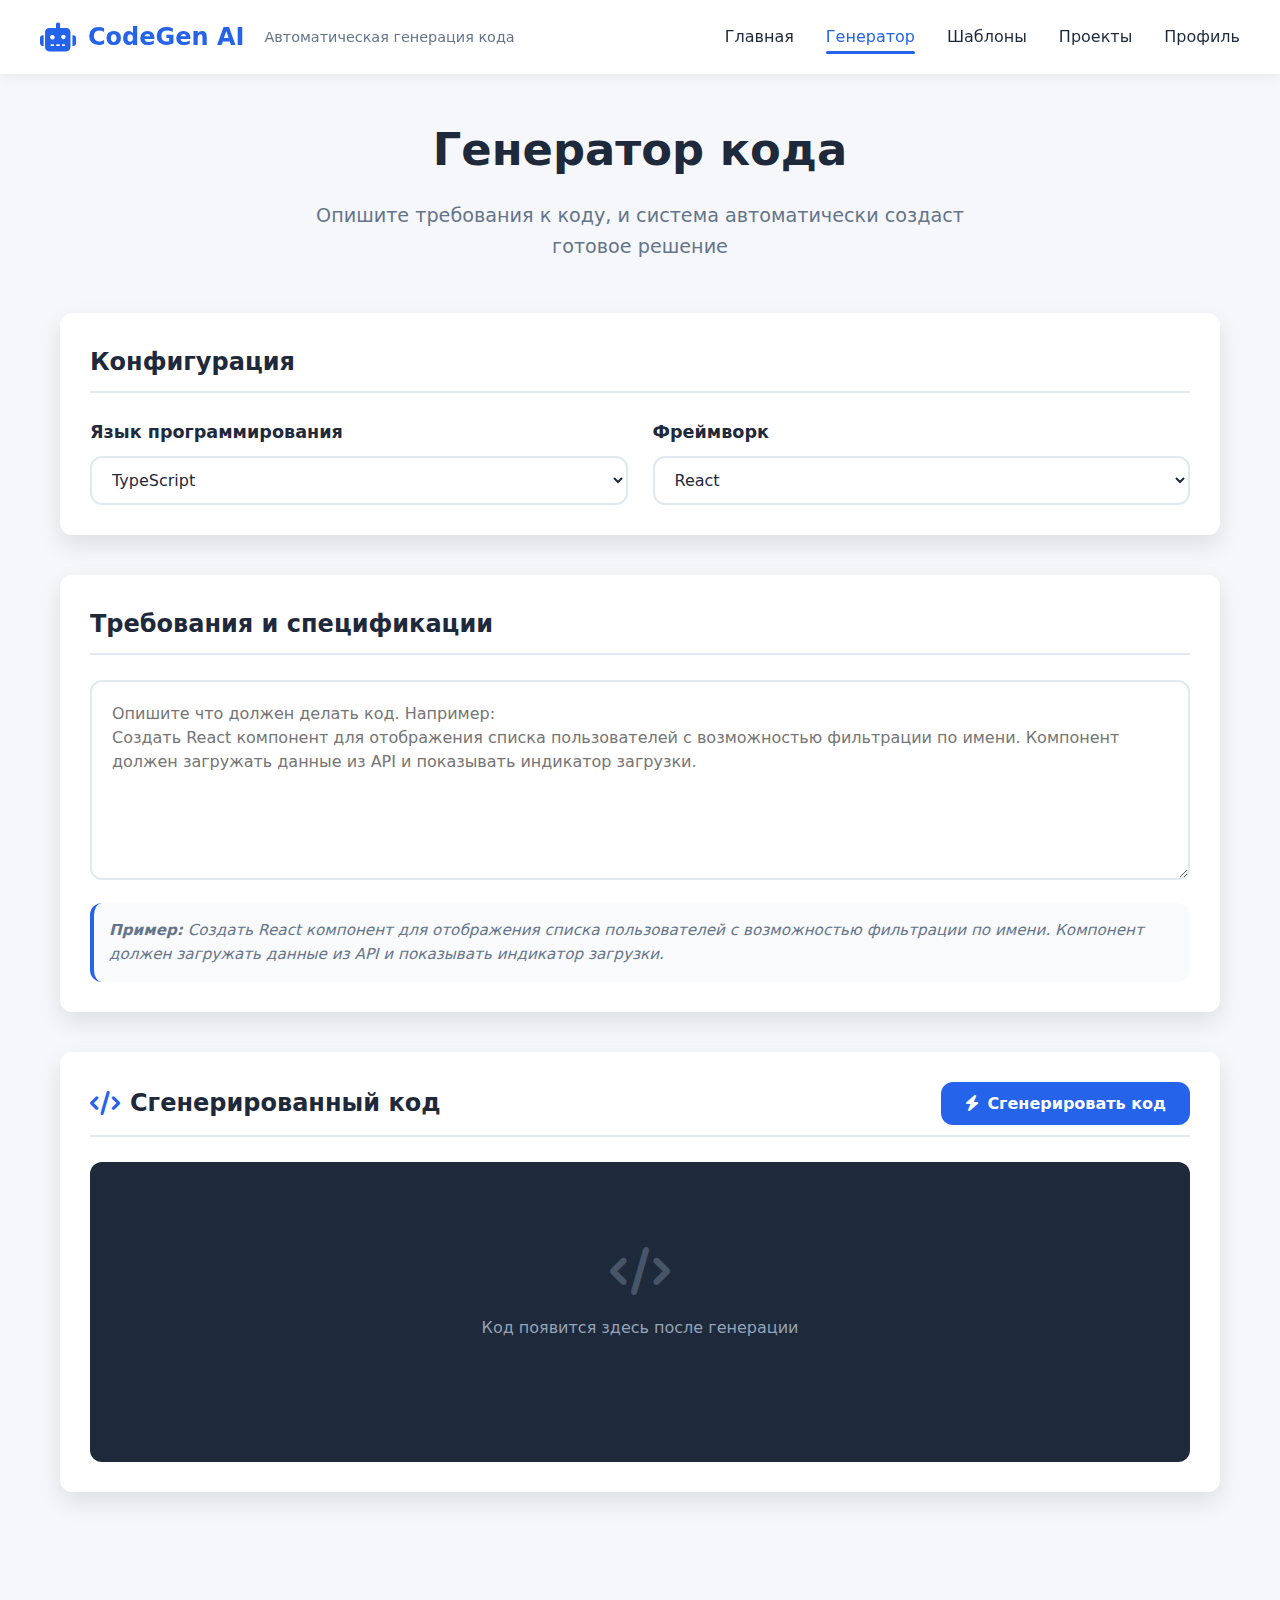
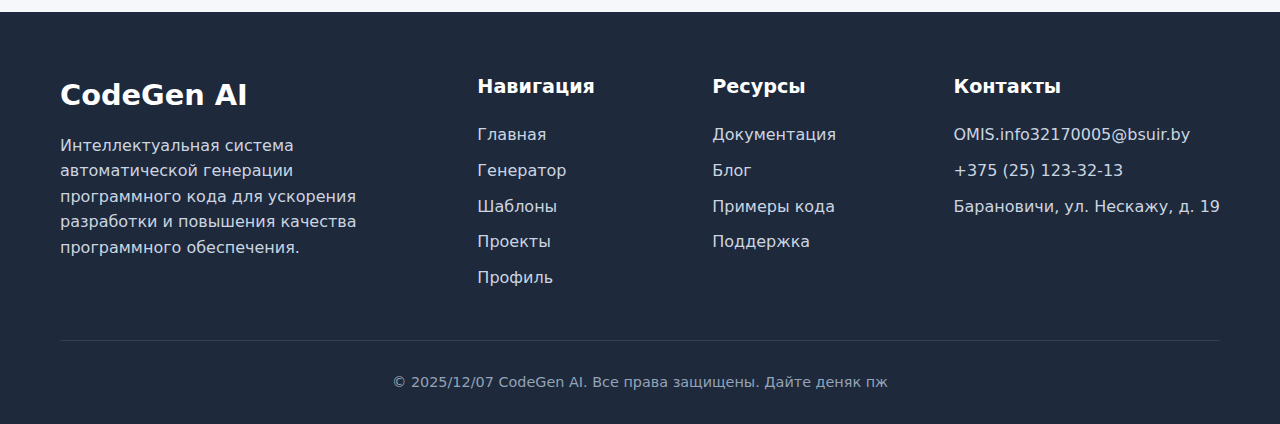
<file: src/main/resources/templates/generator.html>
<!DOCTYPE html>
<html lang="ru">
<head>
    <meta charset="UTF-8">
    <meta name="viewport" content="width=device-width, initial-scale=1.0">
    <title>Генератор кода - CodeGen AI</title>
    <link rel="stylesheet" href="https://cdnjs.cloudflare.com/ajax/libs/font-awesome/6.4.0/css/all.min.css">
    <link rel="stylesheet" href="../css/generator_style.css">
</head>
<body>
    <!-- Header & Navigation -->
    <header>
        <div class="container header-container">
            <div class="logo">
                <i class="fas fa-robot"></i>
                <span>CodeGen AI</span>
                <h6>Автоматическая генерация кода</h6>
            </div>
            
            <nav>
                <ul>
                    <li><a href="index.html">Главная</a></li>
                    <li><a href="generator.html" class="active">Генератор</a></li>
                    <li><a href="#">Шаблоны</a></li>
                    <li><a href="#">Проекты</a></li>
                    <li><a href="#">Профиль</a></li>
                </ul>
            </nav>
            
            <button class="mobile-menu-btn" id="mobileMenuBtn">
                <i class="fas fa-bars"></i>
            </button>
        </div>
    </header>

    <!-- Main Content -->
    <main class="main-content">
        <div class="container">
            <!-- Page Header -->
            <div class="page-header">
                <h1>Генератор кода</h1>
                <p class="page-subtitle">Опишите требования к коду, и система автоматически создаст готовое решение</p>
            </div>

            <!-- Configuration Section -->
            <section class="configuration">
                <h2>Конфигурация</h2>
                <div class="config-grid">
                    <div class="config-item">
                        <label for="language">Язык программирования</label>
                        <select id="language" class="config-select">
                            <option value="typescript" selected>TypeScript</option>
                            <option value="javascript">JavaScript</option>
                            <option value="python">Python</option>
                            <option value="java">Java</option>
                            <option value="csharp">C#</option>
                            <option value="php">PHP</option>
                            <option value="go">Go</option>
                            <option value="rust">Rust</option>
                        </select>
                    </div>
                    
                    <div class="config-item">
                        <label for="framework">Фреймворк</label>
                        <select id="framework" class="config-select">
                            <option value="react" selected>React</option>
                            <option value="vue">Vue.js</option>
                            <option value="angular">Angular</option>
                            <option value="svelte">Svelte</option>
                            <option value="express">Express.js</option>
                            <option value="django">Django</option>
                            <option value="spring">Spring Boot</option>
                            <option value="laravel">Laravel</option>
                        </select>
                    </div>
                </div>
            </section>

            <!-- Requirements Section -->
            <section class="requirements">
                <h2>Требования и спецификации</h2>
                <textarea 
                    id="requirementsInput" 
                    class="requirements-textarea" 
                    placeholder="Опишите что должен делать код. Например:&#10;Создать React компонент для отображения списка пользователей с возможностью фильтрации по имени. Компонент должен загружать данные из API и показывать индикатор загрузки."
                ></textarea>
                <div class="requirements-example">
                    <p><strong>Пример:</strong> Создать React компонент для отображения списка пользователей с возможностью фильтрации по имени. Компонент должен загружать данные из API и показывать индикатор загрузки.</p>
                </div>
            </section>

            <!-- Generated Code Section -->
            <section class="generated-code">
                <div class="generated-code-header">
                    <h2><i class="fas fa-code"></i> Сгенерированный код</h2>
                    <button id="generateBtn" class="generate-btn">
                        <i class="fas fa-bolt"></i> Сгенерировать код
                    </button>
                </div>
                
                <div class="code-container">
                    <div id="codePlaceholder" class="code-placeholder">
                        <i class="fas fa-code"></i>
                        <p>Код появится здесь после генерации</p>
                    </div>
                    
                    <div id="codeContent" class="code-content" style="display: none;">
<span class="code-keyword">import</span> React, { useState, useEffect } <span class="code-keyword">from</span> <span class="code-string">'react'</span>;
<span class="code-keyword">import</span> axios <span class="code-keyword">from</span> <span class="code-string">'axios'</span>;

<span class="code-comment">// Интерфейс для пользователя</span>
<span class="code-keyword">interface</span> User {
    id: <span class="code-keyword">number</span>;
    name: <span class="code-keyword">string</span>;
    email: <span class="code-keyword">string</span>;
    avatar: <span class="code-keyword">string</span>;
}

<span class="code-comment">// Основной компонент списка пользователей</span>
<span class="code-keyword">const</span> <span class="code-function">UserList</span>: React.FC = () <span class="code-keyword">=></span> {
    <span class="code-comment">// Состояния компонента</span>
    <span class="code-keyword">const</span> [users, setUsers] = useState&lt;User[]&gt;([]);
    <span class="code-keyword">const</span> [filteredUsers, setFilteredUsers] = useState&lt;User[]&gt;([]);
    <span class="code-keyword">const</span> [loading, setLoading] = useState&lt;<span class="code-keyword">boolean</span>&gt;(<span class="code-keyword">true</span>);
    <span class="code-keyword">const</span> [filter, setFilter] = useState&lt;<span class="code-keyword">string</span>&gt;(<span class="code-string">''</span>);
    <span class="code-keyword">const</span> [error, setError] = useState&lt;<span class="code-keyword">string</span> | <span class="code-keyword">null</span>&gt;(<span class="code-keyword">null</span>);

    <span class="code-comment">// Загрузка данных при монтировании компонента</span>
    useEffect(() <span class="code-keyword">=></span> {
        <span class="code-function">fetchUsers</span>();
    }, []);

    <span class="code-comment">// Фильтрация пользователей при изменении фильтра</span>
    useEffect(() <span class="code-keyword">=></span> {
        <span class="code-keyword">const</span> filtered = users.<span class="code-function">filter</span>(user <span class="code-keyword">=></span>
            user.name.<span class="code-function">toLowerCase</span>().<span class="code-function">includes</span>(filter.<span class="code-function">toLowerCase</span>())
        );
        <span class="code-function">setFilteredUsers</span>(filtered);
    }, [users, filter]);

    <span class="code-comment">// Функция загрузки пользователей из API</span>
    <span class="code-keyword">const</span> <span class="code-function">fetchUsers</span> = <span class="code-keyword">async</span> () <span class="code-keyword">=></span> {
        <span class="code-keyword">try</span> {
            <span class="code-function">setLoading</span>(<span class="code-keyword">true</span>);
            <span class="code-keyword">const</span> response = <span class="code-keyword">await</span> axios.<span class="code-function">get</span>&lt;User[]&gt;(<span class="code-string">'https://jsonplaceholder.typicode.com/users'</span>);
            <span class="code-function">setUsers</span>(response.data);
            <span class="code-function">setFilteredUsers</span>(response.data);
            <span class="code-function">setError</span>(<span class="code-keyword">null</span>);
        } <span class="code-keyword">catch</span> (err) {
            <span class="code-function">setError</span>(<span class="code-string">'Не удалось загрузить пользователей'</span>);
            console.<span class="code-function">error</span>(<span class="code-string">'Ошибка при загрузке пользователей:'</span>, err);
        } <span class="code-keyword">finally</span> {
            <span class="code-function">setLoading</span>(<span class="code-keyword">false</span>);
        }
    };

    <span class="code-comment">// Обработчик изменения фильтра</span>
    <span class="code-keyword">const</span> <span class="code-function">handleFilterChange</span> = (e: React.ChangeEvent&lt;HTMLInputElement&gt;) <span class="code-keyword">=></span> {
        <span class="code-function">setFilter</span>(e.target.value);
    };

    <span class="code-comment">// Рендер компонента</span>
    <span class="code-keyword">return</span> (
        &lt;div className=<span class="code-string">"user-list-container"</span>&gt;
            &lt;h1&gt;Список пользователей&lt;/h1&gt;
            
            &lt;div className=<span class="code-string">"filter-section"</span>&gt;
                &lt;input
                    type=<span class="code-string">"text"</span>
                    placeholder=<span class="code-string">"Фильтр по имени..."</span>
                    value={<span class="code-keyword">filter</span>}
                    onChange={<span class="code-function">handleFilterChange</span>}
                    className=<span class="code-string">"filter-input"</span>
                /&gt;
                &lt;span className=<span class="code-string">"user-count"</span>&gt;
                    Найдено: {<span class="code-keyword">filteredUsers</span>.<span class="code-keyword">length</span>} пользователей
                &lt;/span&gt;
            &lt;/div&gt;

            {<span class="code-keyword">loading</span> <span class="code-operator">?</span> (
                &lt;div className=<span class="code-string">"loading-spinner"</span>&gt;
                    &lt;i className=<span class="code-string">"fas fa-spinner fa-spin"</span>&gt;&lt;/i&gt;
                    &lt;p&gt;Загрузка пользователей...&lt;/p&gt;
                &lt;/div&gt;
            ) <span class="code-operator">:</span> <span class="code-keyword">error</span> <span class="code-operator">?</span> (
                &lt;div className=<span class="code-string">"error-message"</span>&gt;
                    &lt;i className=<span class="code-string">"fas fa-exclamation-triangle"</span>&gt;&lt;/i&gt;
                    &lt;p&gt;{<span class="code-keyword">error</span>}&lt;/p&gt;
                    &lt;button onClick={<span class="code-function">fetchUsers</span>} className=<span class="code-string">"retry-btn"</span>&gt;
                        Попробовать снова
                    &lt;/button&gt;
                &lt;/div&gt;
            ) <span class="code-operator">:</span> (
                &lt;div className=<span class="code-string">"users-grid"</span>&gt;
                    {<span class="code-keyword">filteredUsers</span>.<span class="code-function">map</span>((user) <span class="code-keyword">=></span> (
                        &lt;div key={<span class="code-keyword">user</span>.<span class="code-keyword">id</span>} className=<span class="code-string">"user-card"</span>&gt;
                            &lt;img src={<span class="code-keyword">user</span>.<span class="code-keyword">avatar</span> <span class="code-operator">||</span> <span class="code-string">'https://i.pravatar.cc/150?img='</span> + user.id} 
                                 alt={<span class="code-keyword">user</span>.<span class="code-keyword">name</span>} 
                                 className=<span class="code-string">"user-avatar"</span> /&gt;
                            &lt;div className=<span class="code-string">"user-info"</span>&gt;
                                &lt;h3&gt;{<span class="code-keyword">user</span>.<span class="code-keyword">name</span>}&lt;/h3&gt;
                                &lt;p className=<span class="code-string">"user-email"</span>&gt;{<span class="code-keyword">user</span>.<span class="code-keyword">email</span>}&lt;/p&gt;
                            &lt;/div&gt;
                        &lt;/div&gt;
                    ))}
                &lt;/div&gt;
            )}
        &lt;/div&gt;
    );
};

<span class="code-keyword">export</span> <span class="code-keyword">default</span> UserList;
                    </div>
                </div>
            </section>
        </div>
    </main>

    <!-- Footer -->
    <footer>
        <div class="container">
            <div class="footer-content">
                <div class="footer-info">
                    <div class="footer-logo">CodeGen AI</div>
                    <p class="footer-description">Интеллектуальная система автоматической генерации программного кода для ускорения разработки и повышения качества программного обеспечения.</p>
                </div>
                
                <div class="footer-links">
                    <h4>Навигация</h4>
                    <ul>
                        <li><a href="index.html">Главная</a></li>
                        <li><a href="generator.html">Генератор</a></li>
                        <li><a href="#">Шаблоны</a></li>
                        <li><a href="#">Проекты</a></li>
                        <li><a href="#">Профиль</a></li>
                    </ul>
                </div>
                
                <div class="footer-links">
                    <h4>Ресурсы</h4>
                    <ul>
                        <li><a href="#">Документация</a></li>
                        <li><a href="#">Блог</a></li>
                        <li><a href="#">Примеры кода</a></li>
                        <li><a href="#">Поддержка</a></li>
                    </ul>
                </div>
                
                <div class="footer-links">
                    <h4>Контакты</h4>
                    <ul>
                        <li><a href="#">OMIS.info32170005@bsuir.by</a></li>
                        <li><a href="#">+375 (25) 123-32-13</a></li>
                        <li><a href="#">Барановичи, ул. Нескажу, д. 19</a></li>
                    </ul>
                </div>
            </div>
            
            <div class="footer-bottom">
                <p>&copy; 2025/12/07 CodeGen AI. Все права защищены. Дайте деняк пж</p>
            </div>
        </div>
    </footer>

    <script>
        // Mobile menu toggle
        document.getElementById('mobileMenuBtn').addEventListener('click', function() {
            const nav = document.querySelector('nav ul');
            const icon = this.querySelector('i');
            
            if (nav.style.display === 'flex') {
                nav.style.display = 'none';
                icon.classList.remove('fa-times');
                icon.classList.add('fa-bars');
            } else {
                nav.style.display = 'flex';
                nav.style.flexDirection = 'column';
                nav.style.position = 'absolute';
                nav.style.top = '70px';
                nav.style.left = '0';
                nav.style.width = '100%';
                nav.style.backgroundColor = 'white';
                nav.style.padding = '20px';
                nav.style.boxShadow = '0 10px 20px rgba(0,0,0,0.1)';
                nav.style.gap = '15px';
                icon.classList.remove('fa-bars');
                icon.classList.add('fa-times');
            }
        });

        // Generate code functionality
        document.getElementById('generateBtn').addEventListener('click', function() {
            const requirementsInput = document.getElementById('requirementsInput');
            const languageSelect = document.getElementById('language');
            const frameworkSelect = document.getElementById('framework');
            const codePlaceholder = document.getElementById('codePlaceholder');
            const codeContent = document.getElementById('codeContent');
            
            // Проверяем, введены ли требования
            if (!requirementsInput.value.trim()) {
                alert('Пожалуйста, опишите требования к коду перед генерацией.');
                requirementsInput.focus();
                return;
            }
            
            // Показываем анимацию загрузки
            this.innerHTML = '<i class="fas fa-spinner fa-spin"></i> Генерация...';
            this.disabled = true;
            
            // Имитируем задержку генерации кода
            setTimeout(() => {
                // Показываем сгенерированный код
                codePlaceholder.style.display = 'none';
                codeContent.style.display = 'block';
                
                // Восстанавливаем кнопку
                this.innerHTML = '<i class="fas fa-check"></i> Код сгенерирован!';
                
                // Через 3 секунды возвращаем обычное состояние кнопки
                setTimeout(() => {
                    this.innerHTML = '<i class="fas fa-bolt"></i> Сгенерировать код';
                    this.disabled = false;
                }, 3000);
                
                // Показываем сообщение с информацией о выбранных настройках
                const language = languageSelect.options[languageSelect.selectedIndex].text;
                const framework = frameworkSelect.options[frameworkSelect.selectedIndex].text;
                
                console.log(`Генерация кода для: ${language} + ${framework}`);
                console.log(`Требования: ${requirementsInput.value}`);
                
            }, 2000); // 2 секунды задержки для имитации работы AI
        });

        // Smooth scroll for anchor links
        document.querySelectorAll('a[href^="#"]').forEach(anchor => {
            anchor.addEventListener('click', function(e) {
                if(this.getAttribute('href') === '#') {
                    e.preventDefault();
                    return;
                }
                
                const targetId = this.getAttribute('href');
                if(targetId.startsWith('#')) {
                    e.preventDefault();
                    const targetElement = document.querySelector(targetId);
                    if(targetElement) {
                        window.scrollTo({
                            top: targetElement.offsetTop - 80,
                            behavior: 'smooth'
                        });
                    }
                }
            });
        });
    </script>
</body>
</html>
</file>
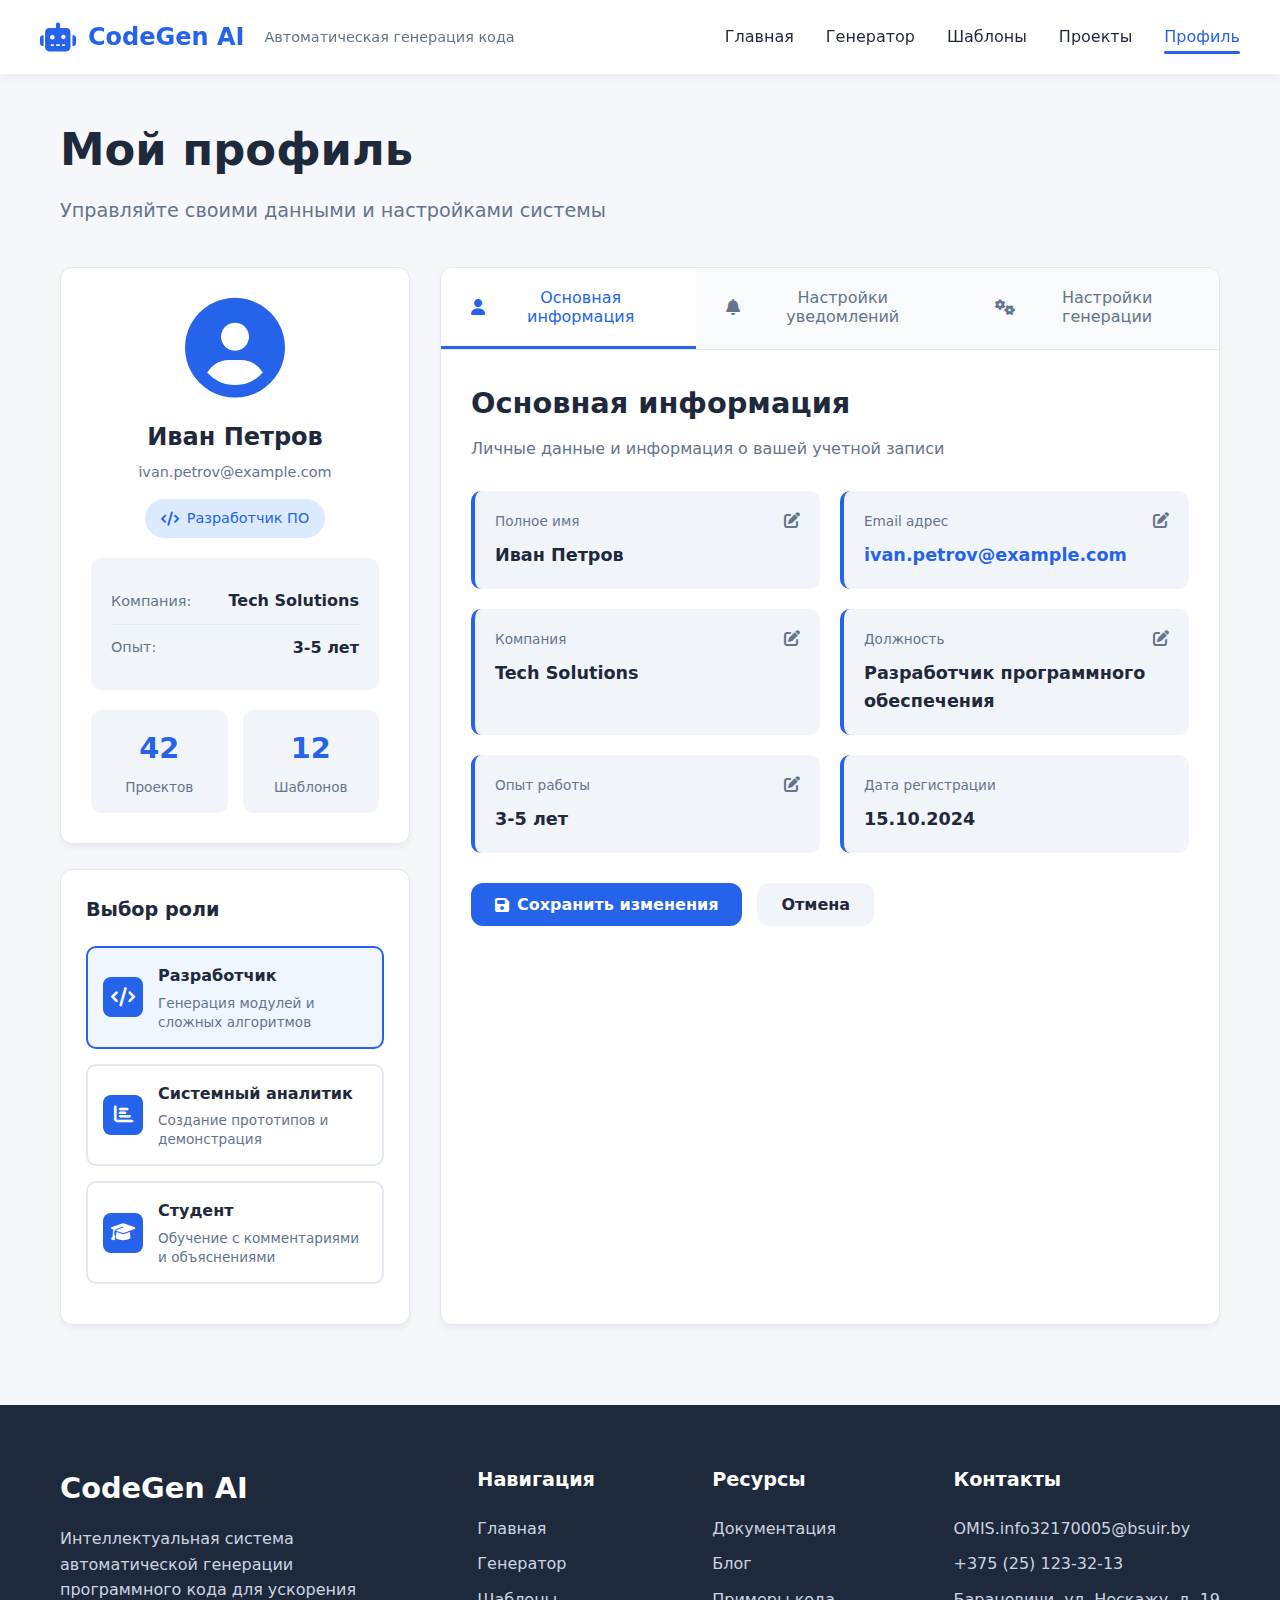
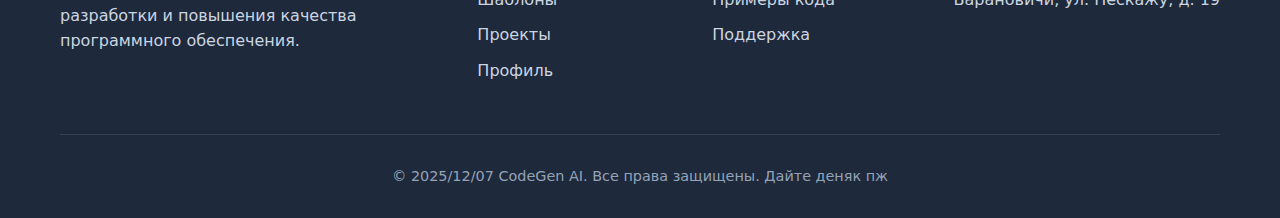
<file: src/main/resources/templates/profile.html>
<!DOCTYPE html>
<html lang="ru">
<head>
    <meta charset="UTF-8">
    <meta name="viewport" content="width=device-width, initial-scale=1.0">
    <title>Мой профиль - CodeGen AI</title>
    <link rel="stylesheet" href="https://cdnjs.cloudflare.com/ajax/libs/font-awesome/6.4.0/css/all.min.css">
    <link rel="stylesheet" href="../css/profile_style.css">
</head>
<body>
    <!-- Header & Navigation -->
    <header>
        <div class="container header-container">
            <div class="logo">
                <i class="fas fa-robot"></i>
                <span>CodeGen AI</span>
                <h6>Автоматическая генерация кода</h6>
            </div>
            
            <nav>
                <ul>
                    <li><a href="index.html">Главная</a></li>
                    <li><a href="generator.html">Генератор</a></li>
                    <li><a href="templates.html">Шаблоны</a></li>
                    <li><a href="projects.html">Проекты</a></li>
                    <li><a href="profile.html" class="active">Профиль</a></li>
                </ul>
            </nav>
            
            <button class="mobile-menu-btn" id="mobileMenuBtn">
                <i class="fas fa-bars"></i>
            </button>
        </div>
    </header>

    <!-- Main Content -->
    <main class="main-content">
        <div class="container">
            <!-- Page Header -->
            <div class="page-header">
                <h1>Мой профиль</h1>
                <p class="page-subtitle">Управляйте своими данными и настройками системы</p>
            </div>

            <div class="profile-container">
                <!-- Left Sidebar -->
                <aside class="profile-sidebar">
                    <div class="user-card">
                        <div class="user-avatar">
                            <i class="fas fa-user-circle"></i>
                        </div>
                        <div class="user-info">
                            <h2>Иван Петров</h2>
                            <p class="user-email">ivan.petrov@example.com</p>
                            <div class="user-role-tag">
                                <i class="fas fa-code"></i>
                                Разработчик ПО
                            </div>
                        </div>

                        <div class="user-details">
                            <div class="detail-row">
                                <span class="detail-label">Компания:</span>
                                <span class="detail-value">Tech Solutions</span>
                            </div>
                            <div class="detail-row">
                                <span class="detail-label">Опыт:</span>
                                <span class="detail-value">3-5 лет</span>
                            </div>
                        </div>

                        <div class="user-stats">
                            <div class="stat-item">
                                <div class="stat-value">42</div>
                                <div class="stat-label">Проектов</div>
                            </div>
                            <div class="stat-item">
                                <div class="stat-value">12</div>
                                <div class="stat-label">Шаблонов</div>
                            </div>
                        </div>
                    </div>

                    <div class="role-section">
                        <h3>Выбор роли</h3>
                        <div class="role-option active" data-role="developer">
                            <div class="role-icon">
                                <i class="fas fa-code"></i>
                            </div>
                            <div class="role-info">
                                <div class="role-title">Разработчик</div>
                                <div class="role-description">Генерация модулей и сложных алгоритмов</div>
                            </div>
                        </div>
                        <div class="role-option" data-role="analyst">
                            <div class="role-icon">
                                <i class="fas fa-chart-bar"></i>
                            </div>
                            <div class="role-info">
                                <div class="role-title">Системный аналитик</div>
                                <div class="role-description">Создание прототипов и демонстрация</div>
                            </div>
                        </div>
                        <div class="role-option" data-role="student">
                            <div class="role-icon">
                                <i class="fas fa-graduation-cap"></i>
                            </div>
                            <div class="role-info">
                                <div class="role-title">Студент</div>
                                <div class="role-description">Обучение с комментариями и объяснениями</div>
                            </div>
                        </div>
                    </div>
                </aside>

                <!-- Main Profile Content -->
                <div class="profile-main">
                    <!-- Tabs Navigation -->
                    <div class="tabs">
                        <button class="tab-btn active" onclick="openTab(event, 'main-info')">
                            <i class="fas fa-user"></i>
                            Основная информация
                        </button>
                        <button class="tab-btn" onclick="openTab(event, 'notifications')">
                            <i class="fas fa-bell"></i>
                            Настройки уведомлений
                        </button>
                        <button class="tab-btn" onclick="openTab(event, 'code-generation')">
                            <i class="fas fa-cogs"></i>
                            Настройки генерации
                        </button>
                    </div>

                    <!-- Tab Content -->
                    <div class="tab-content">
                        <!-- Tab 1: Основная информация -->
                        <div id="main-info" class="tab-pane active">
                            <div class="profile-section">
                                <h2>Основная информация</h2>
                                <p class="section-description">Личные данные и информация о вашей учетной записи</p>
                                
                                <div class="info-grid">
                                    <div class="info-card">
                                        <div class="info-label">Полное имя</div>
                                        <div class="info-value">Иван Петров</div>
                                        <button class="edit-field-btn">
                                            <i class="fas fa-edit"></i>
                                        </button>
                                    </div>
                                    
                                    <div class="info-card">
                                        <div class="info-label">Email адрес</div>
                                        <div class="info-value email-value">
                                            <a href="mailto:ivan.petrov@example.com">ivan.petrov@example.com</a>
                                        </div>
                                        <button class="edit-field-btn">
                                            <i class="fas fa-edit"></i>
                                        </button>
                                    </div>
                                    
                                    <div class="info-card">
                                        <div class="info-label">Компания</div>
                                        <div class="info-value">Tech Solutions</div>
                                        <button class="edit-field-btn">
                                            <i class="fas fa-edit"></i>
                                        </button>
                                    </div>
                                    
                                    <div class="info-card">
                                        <div class="info-label">Должность</div>
                                        <div class="info-value">Разработчик программного обеспечения</div>
                                        <button class="edit-field-btn">
                                            <i class="fas fa-edit"></i>
                                        </button>
                                    </div>
                                    
                                    <div class="info-card">
                                        <div class="info-label">Опыт работы</div>
                                        <div class="info-value">3-5 лет</div>
                                        <button class="edit-field-btn">
                                            <i class="fas fa-edit"></i>
                                        </button>
                                    </div>
                                    
                                    <div class="info-card">
                                        <div class="info-label">Дата регистрации</div>
                                        <div class="info-value">15.10.2024</div>
                                    </div>
                                </div>

                                <div class="form-actions">
                                    <button class="btn btn-primary">
                                        <i class="fas fa-save"></i>
                                        Сохранить изменения
                                    </button>
                                    <button class="btn btn-secondary">
                                        Отмена
                                    </button>
                                </div>
                            </div>
                        </div>

                        <!-- Tab 2: Настройки уведомлений -->
                        <div id="notifications" class="tab-pane">
                            <div class="profile-section">
                                <h2>Настройки уведомлений</h2>
                                <p class="section-description">Управляйте тем, какие уведомления вы хотите получать</p>
                                
                                <div class="settings-list">
                                    <div class="setting-item">
                                        <div class="setting-info">
                                            <h4>Email уведомления</h4>
                                            <p>Получать уведомления на почту о важных событиях</p>
                                        </div>
                                        <label class="switch">
                                            <input type="checkbox" checked>
                                            <span class="slider"></span>
                                        </label>
                                    </div>
                                    
                                    <div class="setting-item">
                                        <div class="setting-info">
                                            <h4>Обновления проектов</h4>
                                            <p>Уведомления о изменениях в ваших проектах</p>
                                        </div>
                                        <label class="switch">
                                            <input type="checkbox" checked>
                                            <span class="slider"></span>
                                        </label>
                                    </div>
                                    
                                    <div class="setting-item">
                                        <div class="setting-info">
                                            <h4>Новые шаблоны</h4>
                                            <p>Уведомления о новых шаблонах в библиотеке</p>
                                        </div>
                                        <label class="switch">
                                            <input type="checkbox">
                                            <span class="slider"></span>
                                        </label>
                                    </div>
                                    
                                    <div class="setting-item">
                                        <div class="setting-info">
                                            <h4>Системные оповещения</h4>
                                            <p>Важные уведомления о системе и обновлениях</p>
                                        </div>
                                        <label class="switch">
                                            <input type="checkbox" checked>
                                            <span class="slider"></span>
                                        </label>
                                    </div>
                                </div>
                                
                                <div class="form-actions">
                                    <button class="btn btn-primary">
                                        <i class="fas fa-save"></i>
                                        Сохранить настройки
                                    </button>
                                </div>
                            </div>
                        </div>

                        <!-- Tab 3: Настройки генерации -->
                        <div id="code-generation" class="tab-pane">
                            <div class="profile-section">
                                <h2>Настройки генерации кода</h2>
                                <p class="section-description">Настройте параметры генерации кода под свои предпочтения</p>
                                
                                <div class="settings-grid">
                                    <!-- Язык программирования -->
                                    <div class="setting-group">
                                        <h3>
                                            <i class="fas fa-code"></i>
                                            Предпочитаемый ЯП
                                        </h3>
                                        <div class="select-wrapper">
                                            <select class="form-select">
                                                <option value="">Выберите язык</option>
                                                <option value="typescript" selected>TypeScript</option>
                                                <option value="javascript">JavaScript</option>
                                                <option value="python">Python</option>
                                                <option value="java">Java</option>
                                                <option value="csharp">C#</option>
                                                <option value="php">PHP</option>
                                            </select>
                                        </div>
                                    </div>
                                    
                                    <!-- Фреймворк -->
                                    <div class="setting-group">
                                        <h3>
                                            <i class="fas fa-layer-group"></i>
                                            Предпочитаемый фреймворк
                                        </h3>
                                        <div class="select-wrapper">
                                            <select class="form-select">
                                                <option value="">Выберите фреймворк</option>
                                                <option value="react" selected>React</option>
                                                <option value="vue">Vue.js</option>
                                                <option value="angular">Angular</option>
                                                <option value="nestjs">NestJS</option>
                                                <option value="express">Express.js</option>
                                                <option value="django">Django</option>
                                            </select>
                                        </div>
                                    </div>
                                    
                                    <!-- Тема интерфейса -->
                                    <div class="setting-group">
                                        <h3>
                                            <i class="fas fa-desktop"></i>
                                            Тема интерфейса
                                        </h3>
                                        <div class="select-wrapper">
                                            <select class="form-select">
                                                <option value="light" selected>Светлая</option>
                                                <option value="dark">Темная</option>
                                                <option value="auto">Автоматически</option>
                                            </select>
                                        </div>
                                    </div>
                                    
                                    <!-- Стиль кодирования -->
                                    <div class="setting-group">
                                        <h3>
                                            <i class="fas fa-file-code"></i>
                                            Стиль кодирования
                                        </h3>
                                        <div class="select-wrapper">
                                            <select class="form-select">
                                                <option value="standard" selected>Standard</option>
                                                <option value="google">Google Style Guide</option>
                                                <option value="airbnb">Airbnb</option>
                                                <option value="custom">Custom (пользовательский)</option>
                                            </select>
                                        </div>
                                    </div>
                                    
                                    <!-- Дополнительные опции -->
                                    <div class="setting-group">
                                        <h3>
                                            <i class="fas fa-cog"></i>
                                            Дополнительные настройки
                                        </h3>
                                        <div class="checkbox-group">
                                            <label class="checkbox-label">
                                                <input type="checkbox" checked>
                                                <span class="checkmark"></span>
                                                Добавлять комментарии к коду
                                            </label>
                                            <label class="checkbox-label">
                                                <input type="checkbox" checked>
                                                <span class="checkmark"></span>
                                                Генерировать документацию
                                            </label>
                                            <label class="checkbox-label">
                                                <input type="checkbox">
                                                <span class="checkmark"></span>
                                                Автоматически форматировать код
                                            </label>
                                            <label class="checkbox-label">
                                                <input type="checkbox" checked>
                                                <span class="checkmark"></span>
                                                Проверять на ошибки
                                            </label>
                                        </div>
                                    </div>
                                </div>
                                
                                <div class="form-actions">
                                    <button class="btn btn-primary">
                                        <i class="fas fa-save"></i>
                                        Сохранить настройки генерации
                                    </button>
                                    <button class="btn btn-secondary">
                                        <i class="fas fa-undo"></i>
                                        Сбросить к значениям по умолчанию
                                    </button>
                                </div>
                            </div>
                        </div>
                    </div>
                </div>
            </div>
        </div>
    </main>

    <!-- Footer -->
    <footer>
        <div class="container">
            <div class="footer-content">
                <div class="footer-info">
                    <div class="footer-logo">CodeGen AI</div>
                    <p class="footer-description">Интеллектуальная система автоматической генерации программного кода для ускорения разработки и повышения качества программного обеспечения.</p>
                </div>
                
                <div class="footer-links">
                    <h4>Навигация</h4>
                    <ul>
                        <li><a href="index.html">Главная</a></li>
                        <li><a href="generator.html">Генератор</a></li>
                        <li><a href="templates.html">Шаблоны</a></li>
                        <li><a href="projects.html">Проекты</a></li>
                        <li><a href="profile.html">Профиль</a></li>
                    </ul>
                </div>
                
                <div class="footer-links">
                    <h4>Ресурсы</h4>
                    <ul>
                        <li><a href="#">Документация</a></li>
                        <li><a href="#">Блог</a></li>
                        <li><a href="#">Примеры кода</a></li>
                        <li><a href="#">Поддержка</a></li>
                    </ul>
                </div>
                
                <div class="footer-links">
                    <h4>Контакты</h4>
                    <ul>
                        <li><a href="#">OMIS.info32170005@bsuir.by</a></li>
                        <li><a href="#">+375 (25) 123-32-13</a></li>
                        <li><a href="#">Барановичи, ул. Нескажу, д. 19</a></li>
                    </ul>
                </div>
            </div>
            
            <div class="footer-bottom">
                <p>&copy; 2025/12/07 CodeGen AI. Все права защищены. Дайте деняк пж</p>
            </div>
        </div>
    </footer>

    <!-- JavaScript -->
    <script>
        // Mobile menu toggle
        document.addEventListener('DOMContentLoaded', function() {
            const mobileMenuBtn = document.getElementById('mobileMenuBtn');
            const navUl = document.querySelector('nav ul');
            
            if (mobileMenuBtn) {
                mobileMenuBtn.addEventListener('click', function() {
                    navUl.style.display = navUl.style.display === 'flex' ? 'none' : 'flex';
                });
            }
            
            // Role selection
            const roleOptions = document.querySelectorAll('.role-option');
            roleOptions.forEach(option => {
                option.addEventListener('click', function() {
                    roleOptions.forEach(opt => opt.classList.remove('active'));
                    this.classList.add('active');
                });
            });
            
            // Edit buttons
            const editButtons = document.querySelectorAll('.edit-field-btn');
            editButtons.forEach(btn => {
                btn.addEventListener('click', function() {
                    const infoCard = this.closest('.info-card');
                    const infoValue = infoCard.querySelector('.info-value');
                    const currentValue = infoValue.textContent;
                    
                    if (this.classList.contains('editing')) {
                        // Save
                        const input = infoCard.querySelector('input');
                        infoValue.textContent = input.value;
                        this.innerHTML = '<i class="fas fa-edit"></i>';
                        this.classList.remove('editing');
                        input.remove();
                    } else {
                        // Edit
                        const input = document.createElement('input');
                        input.type = 'text';
                        input.value = currentValue;
                        input.className = 'edit-input';
                        infoValue.textContent = '';
                        infoValue.appendChild(input);
                        input.focus();
                        
                        this.innerHTML = '<i class="fas fa-check"></i>';
                        this.classList.add('editing');
                    }
                });
            });
        });
        
        // Tab switching function
        function openTab(evt, tabName) {
            // Hide all tab panes
            const tabPanes = document.querySelectorAll('.tab-pane');
            tabPanes.forEach(pane => {
                pane.classList.remove('active');
            });
            
            // Remove active class from all tab buttons
            const tabButtons = document.querySelectorAll('.tab-btn');
            tabButtons.forEach(btn => {
                btn.classList.remove('active');
            });
            
            // Show the selected tab pane
            document.getElementById(tabName).classList.add('active');
            
            // Add active class to the clicked button
            evt.currentTarget.classList.add('active');
        }
    </script>
</body>
</html>
</file>
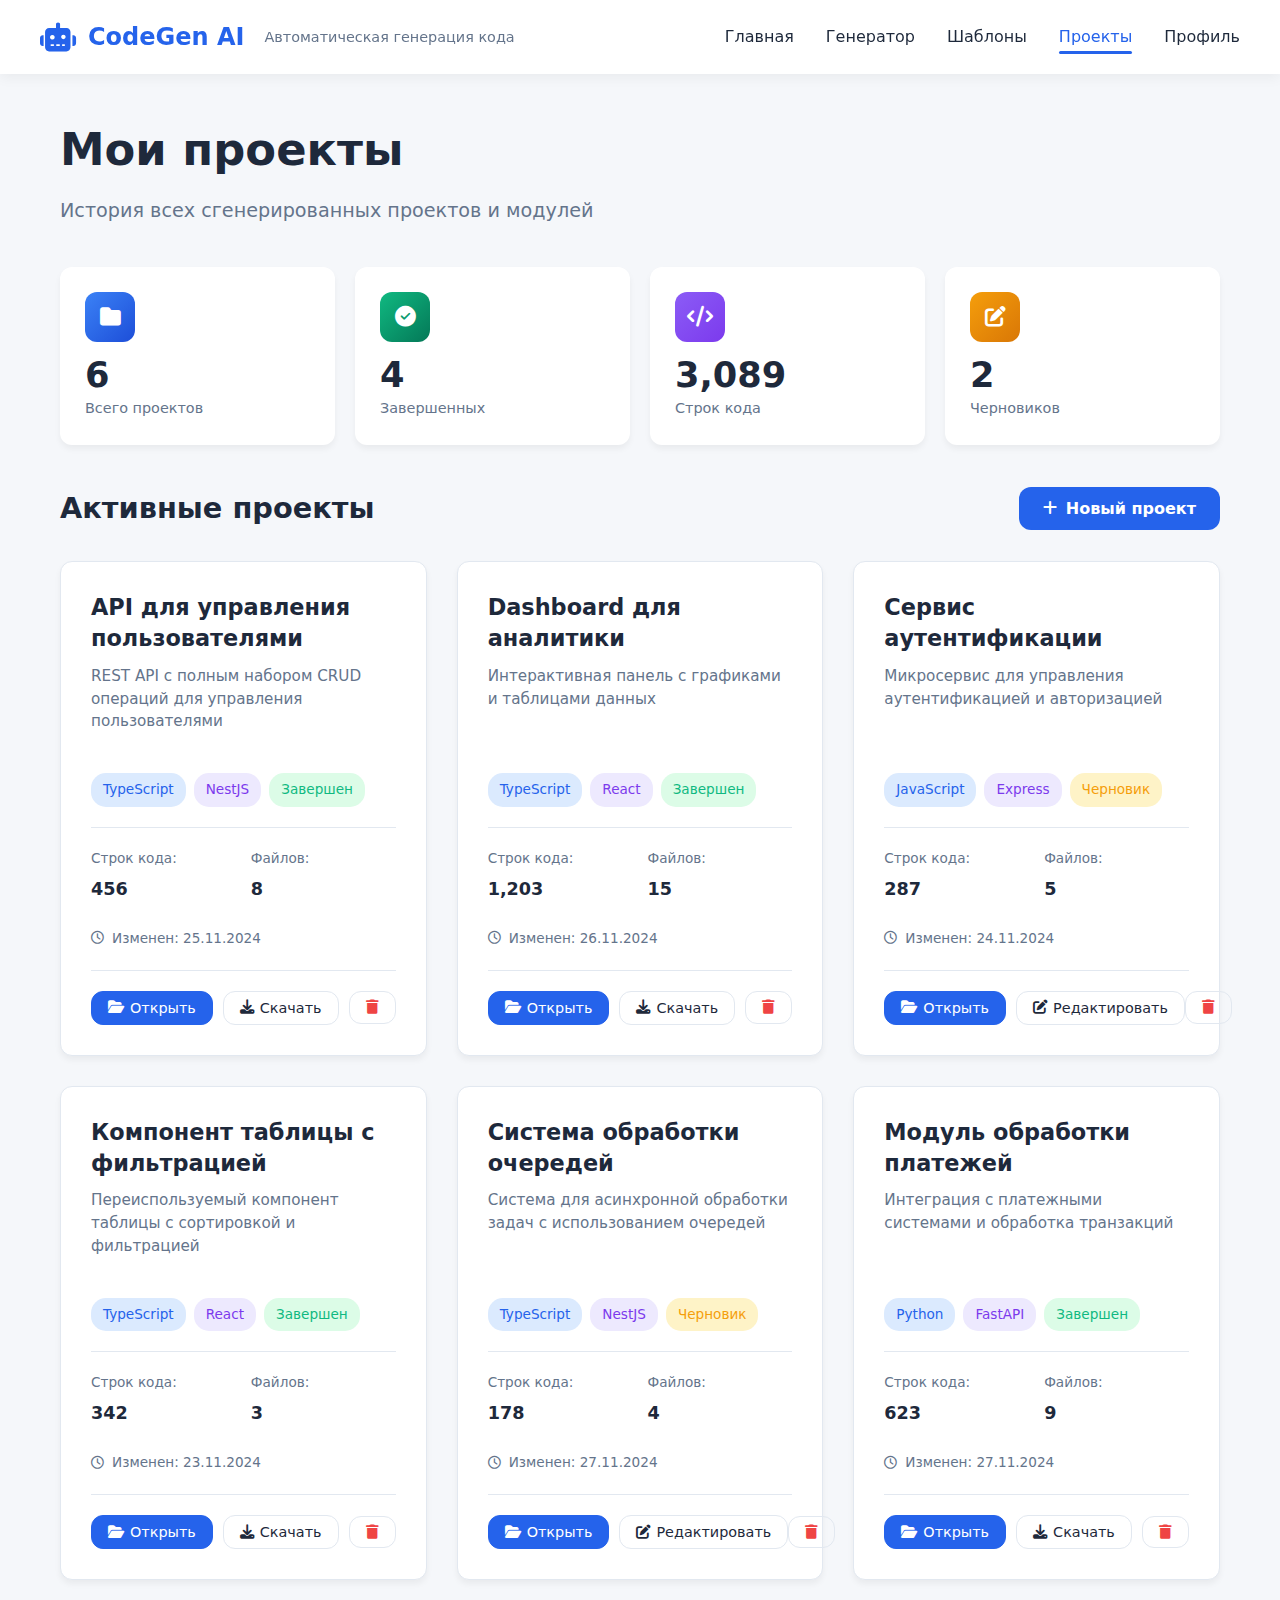
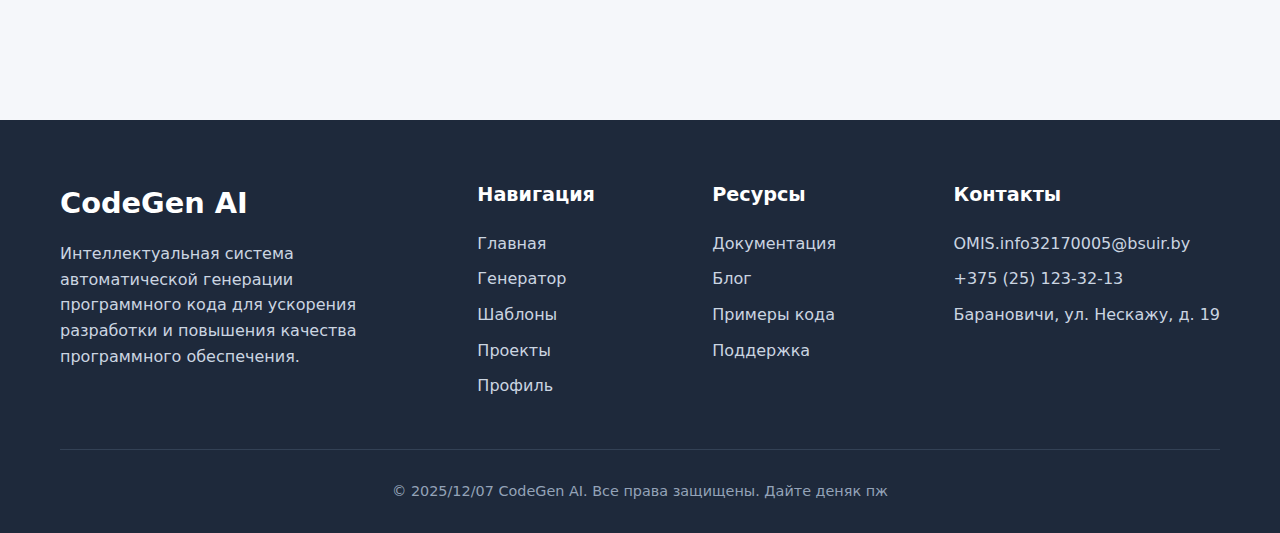
<file: src/main/resources/templates/projects.html>
<!DOCTYPE html>
<html lang="ru">
<head>
    <meta charset="UTF-8">
    <meta name="viewport" content="width=device-width, initial-scale=1.0">
    <title>Мои проекты - CodeGen AI</title>
    <link rel="stylesheet" href="https://cdnjs.cloudflare.com/ajax/libs/font-awesome/6.4.0/css/all.min.css">
    <link rel="stylesheet" href="../css/projects_style.css">
</head>
<body>
    <!-- Header & Navigation -->
    <header>
        <div class="container header-container">
            <div class="logo">
                <i class="fas fa-robot"></i>
                <span>CodeGen AI</span>
                <h6>Автоматическая генерация кода</h6>
            </div>
            
            <nav>
                <ul>
                    <li><a href="index.html">Главная</a></li>
                    <li><a href="generator.html">Генератор</a></li>
                    <li><a href="templates.html">Шаблоны</a></li>
                    <li><a href="projects.html" class="active">Проекты</a></li>
                    <li><a href="#">Профиль</a></li>
                </ul>
            </nav>
            
            <button class="mobile-menu-btn" id="mobileMenuBtn">
                <i class="fas fa-bars"></i>
            </button>
        </div>
    </header>

    <!-- Main Content -->
    <main class="main-content">
        <div class="container">
            <!-- Page Header -->
            <div class="page-header">
                <h1>Мои проекты</h1>
                <p class="page-subtitle">История всех сгенерированных проектов и модулей</p>
            </div>

            <!-- Stats Section -->
            <section class="stats-section">
                <div class="stats-grid">
                    <div class="stat-card">
                        <div class="stat-header">
                            <div class="stat-icon">
                                <i class="fas fa-folder"></i>
                            </div>
                        </div>
                        <div class="stat-value" id="totalProjects">6</div>
                        <div class="stat-label">Всего проектов</div>
                    </div>
                    
                    <div class="stat-card">
                        <div class="stat-header">
                            <div class="stat-icon">
                                <i class="fas fa-check-circle"></i>
                            </div>
                        </div>
                        <div class="stat-value" id="completedProjects">4</div>
                        <div class="stat-label">Завершенных</div>
                    </div>
                    
                    <div class="stat-card">
                        <div class="stat-header">
                            <div class="stat-icon">
                                <i class="fas fa-code"></i>
                            </div>
                        </div>
                        <div class="stat-value" id="totalLines">3,089</div>
                        <div class="stat-label">Строк кода</div>
                    </div>
                    
                    <div class="stat-card">
                        <div class="stat-header">
                            <div class="stat-icon">
                                <i class="fas fa-edit"></i>
                            </div>
                        </div>
                        <div class="stat-value" id="draftProjects">2</div>
                        <div class="stat-label">Черновиков</div>
                    </div>
                </div>
            </section>

            <!-- Projects Grid -->
            <section class="projects-section">
                <div class="section-header">
                    <h2>Активные проекты</h2>
                    <button class="create-project-btn" id="createProjectBtn">
                        <i class="fas fa-plus"></i>
                        Новый проект
                    </button>
                </div>
                
                <div class="projects-grid" id="projectsGrid">
                    <!-- Project 1 -->
                    <div class="project-card" data-status="completed">
                        <div class="project-header">
                            <h3 class="project-title">API для управления пользователями</h3>
                            <p class="project-description">REST API с полным набором CRUD операций для управления пользователями</p>
                        </div>
                        
                        <div class="project-tags">
                            <span class="project-tag language">TypeScript</span>
                            <span class="project-tag framework">NestJS</span>
                            <span class="project-tag status">Завершен</span>
                        </div>
                        
                        <div class="project-stats">
                            <div class="stat-item">
                                <span class="stat-item-label">Строк кода:</span>
                                <span class="stat-item-value">456</span>
                            </div>
                            <div class="stat-item">
                                <span class="stat-item-label">Файлов:</span>
                                <span class="stat-item-value">8</span>
                            </div>
                        </div>
                        
                        <div class="project-meta">
                            <i class="far fa-clock"></i>
                            <span>Изменен: 25.11.2024</span>
                        </div>
                        
                        <div class="project-footer">
                            <div class="project-actions">
                                <button class="action-btn primary open-project">
                                    <i class="fas fa-folder-open"></i>
                                    Открыть
                                </button>
                                <button class="action-btn">
                                    <i class="fas fa-download"></i>
                                    Скачать
                                </button>
                            </div>
                            <button class="action-btn danger delete-project">
                                <i class="fas fa-trash"></i>
                            </button>
                        </div>
                    </div>
                    
                    <!-- Project 2 -->
                    <div class="project-card" data-status="completed">
                        <div class="project-header">
                            <h3 class="project-title">Dashboard для аналитики</h3>
                            <p class="project-description">Интерактивная панель с графиками и таблицами данных</p>
                        </div>
                        
                        <div class="project-tags">
                            <span class="project-tag language">TypeScript</span>
                            <span class="project-tag framework">React</span>
                            <span class="project-tag status">Завершен</span>
                        </div>
                        
                        <div class="project-stats">
                            <div class="stat-item">
                                <span class="stat-item-label">Строк кода:</span>
                                <span class="stat-item-value">1,203</span>
                            </div>
                            <div class="stat-item">
                                <span class="stat-item-label">Файлов:</span>
                                <span class="stat-item-value">15</span>
                            </div>
                        </div>
                        
                        <div class="project-meta">
                            <i class="far fa-clock"></i>
                            <span>Изменен: 26.11.2024</span>
                        </div>
                        
                        <div class="project-footer">
                            <div class="project-actions">
                                <button class="action-btn primary open-project">
                                    <i class="fas fa-folder-open"></i>
                                    Открыть
                                </button>
                                <button class="action-btn">
                                    <i class="fas fa-download"></i>
                                    Скачать
                                </button>
                            </div>
                            <button class="action-btn danger delete-project">
                                <i class="fas fa-trash"></i>
                            </button>
                        </div>
                    </div>
                    
                    <!-- Project 3 -->
                    <div class="project-card" data-status="draft">
                        <div class="project-header">
                            <h3 class="project-title">Сервис аутентификации</h3>
                            <p class="project-description">Микросервис для управления аутентификацией и авторизацией</p>
                        </div>
                        
                        <div class="project-tags">
                            <span class="project-tag language">JavaScript</span>
                            <span class="project-tag framework">Express</span>
                            <span class="project-tag status-draft">Черновик</span>
                        </div>
                        
                        <div class="project-stats">
                            <div class="stat-item">
                                <span class="stat-item-label">Строк кода:</span>
                                <span class="stat-item-value">287</span>
                            </div>
                            <div class="stat-item">
                                <span class="stat-item-label">Файлов:</span>
                                <span class="stat-item-value">5</span>
                            </div>
                        </div>
                        
                        <div class="project-meta">
                            <i class="far fa-clock"></i>
                            <span>Изменен: 24.11.2024</span>
                        </div>
                        
                        <div class="project-footer">
                            <div class="project-actions">
                                <button class="action-btn primary open-project">
                                    <i class="fas fa-folder-open"></i>
                                    Открыть
                                </button>
                                <button class="action-btn">
                                    <i class="fas fa-edit"></i>
                                    Редактировать
                                </button>
                            </div>
                            <button class="action-btn danger delete-project">
                                <i class="fas fa-trash"></i>
                            </button>
                        </div>
                    </div>
                    
                    <!-- Project 4 -->
                    <div class="project-card" data-status="completed">
                        <div class="project-header">
                            <h3 class="project-title">Компонент таблицы с фильтрацией</h3>
                            <p class="project-description">Переиспользуемый компонент таблицы с сортировкой и фильтрацией</p>
                        </div>
                        
                        <div class="project-tags">
                            <span class="project-tag language">TypeScript</span>
                            <span class="project-tag framework">React</span>
                            <span class="project-tag status">Завершен</span>
                        </div>
                        
                        <div class="project-stats">
                            <div class="stat-item">
                                <span class="stat-item-label">Строк кода:</span>
                                <span class="stat-item-value">342</span>
                            </div>
                            <div class="stat-item">
                                <span class="stat-item-label">Файлов:</span>
                                <span class="stat-item-value">3</span>
                            </div>
                        </div>
                        
                        <div class="project-meta">
                            <i class="far fa-clock"></i>
                            <span>Изменен: 23.11.2024</span>
                        </div>
                        
                        <div class="project-footer">
                            <div class="project-actions">
                                <button class="action-btn primary open-project">
                                    <i class="fas fa-folder-open"></i>
                                    Открыть
                                </button>
                                <button class="action-btn">
                                    <i class="fas fa-download"></i>
                                    Скачать
                                </button>
                            </div>
                            <button class="action-btn danger delete-project">
                                <i class="fas fa-trash"></i>
                            </button>
                        </div>
                    </div>
                    
                    <!-- Project 5 -->
                    <div class="project-card" data-status="draft">
                        <div class="project-header">
                            <h3 class="project-title">Система обработки очередей</h3>
                            <p class="project-description">Система для асинхронной обработки задач с использованием очередей</p>
                        </div>
                        
                        <div class="project-tags">
                            <span class="project-tag language">TypeScript</span>
                            <span class="project-tag framework">NestJS</span>
                            <span class="project-tag status-draft">Черновик</span>
                        </div>
                        
                        <div class="project-stats">
                            <div class="stat-item">
                                <span class="stat-item-label">Строк кода:</span>
                                <span class="stat-item-value">178</span>
                            </div>
                            <div class="stat-item">
                                <span class="stat-item-label">Файлов:</span>
                                <span class="stat-item-value">4</span>
                            </div>
                        </div>
                        
                        <div class="project-meta">
                            <i class="far fa-clock"></i>
                            <span>Изменен: 27.11.2024</span>
                        </div>
                        
                        <div class="project-footer">
                            <div class="project-actions">
                                <button class="action-btn primary open-project">
                                    <i class="fas fa-folder-open"></i>
                                    Открыть
                                </button>
                                <button class="action-btn">
                                    <i class="fas fa-edit"></i>
                                    Редактировать
                                </button>
                            </div>
                            <button class="action-btn danger delete-project">
                                <i class="fas fa-trash"></i>
                            </button>
                        </div>
                    </div>
                    
                    <!-- Project 6 -->
                    <div class="project-card" data-status="completed">
                        <div class="project-header">
                            <h3 class="project-title">Модуль обработки платежей</h3>
                            <p class="project-description">Интеграция с платежными системами и обработка транзакций</p>
                        </div>
                        
                        <div class="project-tags">
                            <span class="project-tag language">Python</span>
                            <span class="project-tag framework">FastAPI</span>
                            <span class="project-tag status">Завершен</span>
                        </div>
                        
                        <div class="project-stats">
                            <div class="stat-item">
                                <span class="stat-item-label">Строк кода:</span>
                                <span class="stat-item-value">623</span>
                            </div>
                            <div class="stat-item">
                                <span class="stat-item-label">Файлов:</span>
                                <span class="stat-item-value">9</span>
                            </div>
                        </div>
                        
                        <div class="project-meta">
                            <i class="far fa-clock"></i>
                            <span>Изменен: 27.11.2024</span>
                        </div>
                        
                        <div class="project-footer">
                            <div class="project-actions">
                                <button class="action-btn primary open-project">
                                    <i class="fas fa-folder-open"></i>
                                    Открыть
                                </button>
                                <button class="action-btn">
                                    <i class="fas fa-download"></i>
                                    Скачать
                                </button>
                            </div>
                            <button class="action-btn danger delete-project">
                                <i class="fas fa-trash"></i>
                            </button>
                        </div>
                    </div>
                </div>
                
                <!-- Empty State (hidden by default) -->
                <div id="emptyState" class="empty-state" style="display: none;">
                    <i class="fas fa-folder-open"></i>
                    <h3>Нет проектов</h3>
                    <p>У вас пока нет созданных проектов. Нажмите "Новый проект", чтобы начать работу.</p>
                    <button class="create-project-btn" id="createProjectEmptyBtn">
                        <i class="fas fa-plus"></i>
                        Создать первый проект
                    </button>
                </div>
            </section>
        </div>
    </main>

    <!-- Create Project Modal -->
    <div id="createProjectModal" class="modal">
        <div class="modal-content">
            <button class="modal-close" id="modalClose">
                <i class="fas fa-times"></i>
            </button>
            <h2>Создать новый проект</h2>
            <form id="projectForm">
                <div class="form-group">
                    <label for="projectName">Название проекта</label>
                    <input type="text" id="projectName" placeholder="Например: API для пользователей" required>
                </div>
                
                <div class="form-group">
                    <label for="projectDescription">Описание</label>
                    <textarea id="projectDescription" placeholder="Опишите что должен делать ваш проект"></textarea>
                </div>
                
                <div class="form-group">
                    <label for="projectLanguage">Язык программирования</label>
                    <select id="projectLanguage" required>
                        <option value="">Выберите язык</option>
                        <option value="typescript">TypeScript</option>
                        <option value="javascript">JavaScript</option>
                        <option value="python">Python</option>
                        <option value="java">Java</option>
                        <option value="php">PHP</option>
                    </select>
                </div>
                
                <div class="form-group">
                    <label for="projectFramework">Фреймворк</label>
                    <select id="projectFramework" required>
                        <option value="">Выберите фреймворк</option>
                        <option value="react">React</option>
                        <option value="vue">Vue.js</option>
                        <option value="angular">Angular</option>
                        <option value="nestjs">NestJS</option>
                        <option value="express">Express.js</option>
                        <option value="fastapi">FastAPI</option>
                        <option value="spring">Spring Boot</option>
                    </select>
                </div>
                
                <div class="form-group">
                    <label for="projectStatus">Статус</label>
                    <select id="projectStatus" required>
                        <option value="draft">Черновик</option>
                        <option value="completed">Завершен</option>
                    </select>
                </div>
                
                <div class="modal-actions">
                    <button type="submit">Создать проект</button>
                    <button type="button" id="cancelCreate">Отмена</button>
                </div>
            </form>
        </div>
    </div>

        <footer>
        <div class="container">
            <div class="footer-content">
                <div class="footer-info">
                    <div class="footer-logo">CodeGen AI</div>
                    <p class="footer-description">Интеллектуальная система автоматической генерации программного кода для ускорения разработки и повышения качества программного обеспечения.</p>
                </div>
                
                <div class="footer-links">
                    <h4>Навигация</h4>
                    <ul>
                        <li><a href="index.html">Главная</a></li>
                        <li><a href="generator.html">Генератор</a></li>
                        <li><a href="templates.html">Шаблоны</a></li>
                        <li><a href="#">Проекты</a></li>
                        <li><a href="#">Профиль</a></li>
                    </ul>
                </div>
                
                <div class="footer-links">
                    <h4>Ресурсы</h4>
                    <ul>
                        <li><a href="#">Документация</a></li>
                        <li><a href="#">Блог</a></li>
                        <li><a href="#">Примеры кода</a></li>
                        <li><a href="#">Поддержка</a></li>
                    </ul>
                </div>
                
                <div class="footer-links">
                    <h4>Контакты</h4>
                    <ul>
                        <li><a href="#">OMIS.info32170005@bsuir.by</a></li>
                        <li><a href="#">+375 (25) 123-32-13</a></li>
                        <li><a href="#">Барановичи, ул. Нескажу, д. 19</a></li>
                    </ul>
                </div>
            </div>
            
            <div class="footer-bottom">
                <p>&copy; 2025/12/07 CodeGen AI. Все права защищены. Дайте деняк пж</p>
            </div>
        </div>
    </footer>
</file>
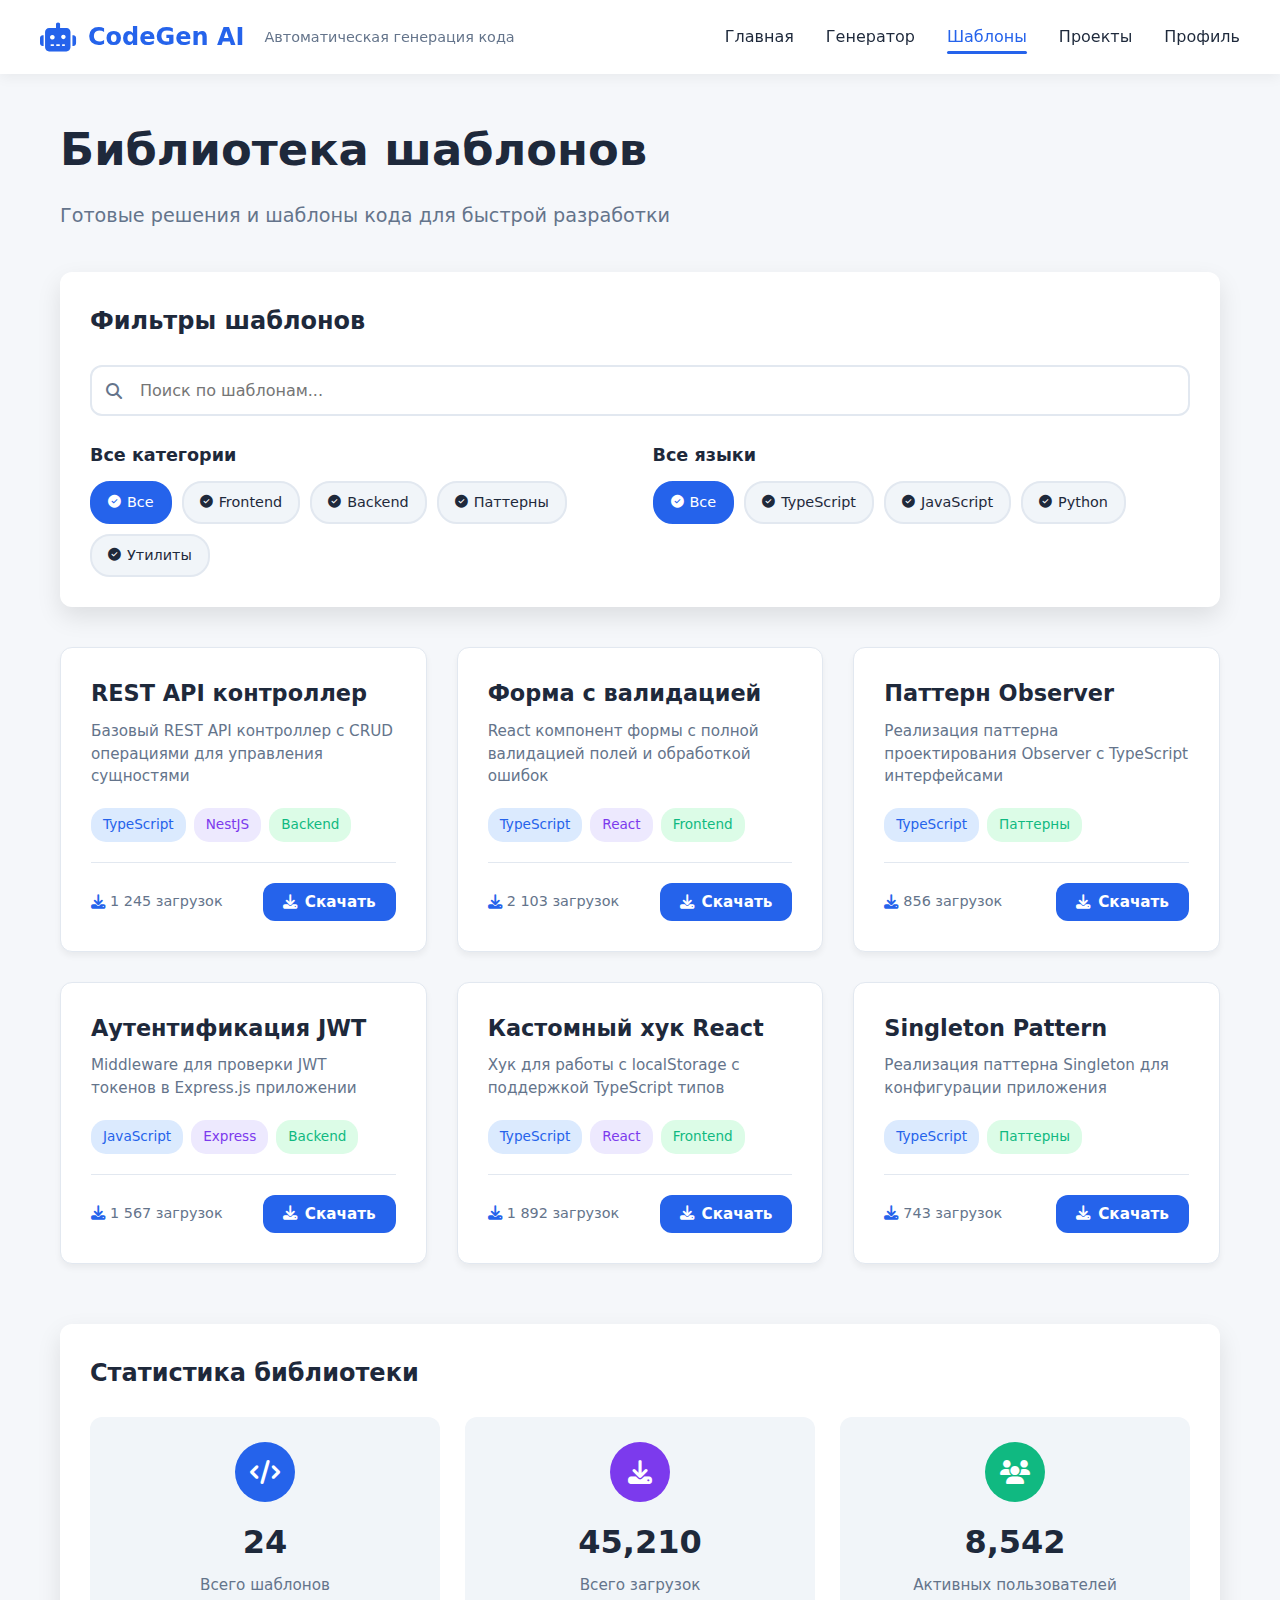
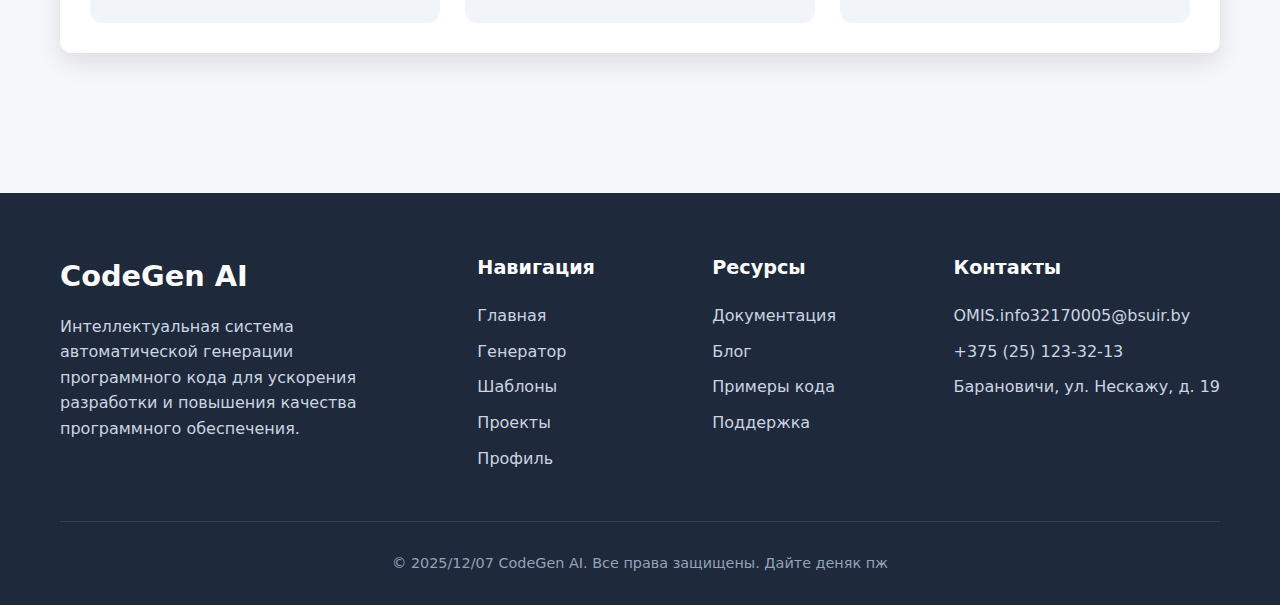
<file: src/main/resources/templates/templates.html>
<!DOCTYPE html>
<html lang="ru">
<head>
    <meta charset="UTF-8">
    <meta name="viewport" content="width=device-width, initial-scale=1.0">
    <title>Библиотека шаблонов - CodeGen AI</title>
    <link rel="stylesheet" href="https://cdnjs.cloudflare.com/ajax/libs/font-awesome/6.4.0/css/all.min.css">
    <link rel="stylesheet" href="../css/templates_style.css">
</head>
<body>
    <!-- Header & Navigation -->
    <header>
        <div class="container header-container">
            <div class="logo">
                <i class="fas fa-robot"></i>
                <span>CodeGen AI</span>
                <h6>Автоматическая генерация кода</h6>
            </div>
            
            <nav>
                <ul>
                    <li><a href="index.html">Главная</a></li>
                    <li><a href="generator.html">Генератор</a></li>
                    <li><a href="templates.html" class="active">Шаблоны</a></li>
                    <li><a href="#">Проекты</a></li>
                    <li><a href="#">Профиль</a></li>
                </ul>
            </nav>
            
            <button class="mobile-menu-btn" id="mobileMenuBtn">
                <i class="fas fa-bars"></i>
            </button>
        </div>
    </header>

    <!-- Main Content -->
    <main class="main-content">
        <div class="container">
            <!-- Page Header -->
            <div class="page-header">
                <h1>Библиотека шаблонов</h1>
                <p class="page-subtitle">Готовые решения и шаблоны кода для быстрой разработки</p>
            </div>

            <!-- Filters Section -->
            <section class="filters-section">
                <h2>Фильтры шаблонов</h2>
                
                <div class="search-box">
                    <i class="fas fa-search"></i>
                    <input type="text" id="searchInput" class="search-input" placeholder="Поиск по шаблонам...">
                </div>
                
                <div class="filters-grid">
                    <div class="filter-group">
                        <h3>Все категории</h3>
                        <div class="filter-options" id="categoryFilters">
                            <label class="filter-tag active">
                                <input type="checkbox" name="category" value="all" checked>
                                <i class="fas fa-check-circle"></i>
                                Все
                            </label>
                            <label class="filter-tag">
                                <input type="checkbox" name="category" value="frontend">
                                <i class="fas fa-check-circle"></i>
                                Frontend
                            </label>
                            <label class="filter-tag">
                                <input type="checkbox" name="category" value="backend">
                                <i class="fas fa-check-circle"></i>
                                Backend
                            </label>
                            <label class="filter-tag">
                                <input type="checkbox" name="category" value="patterns">
                                <i class="fas fa-check-circle"></i>
                                Паттерны
                            </label>
                            <label class="filter-tag">
                                <input type="checkbox" name="category" value="utils">
                                <i class="fas fa-check-circle"></i>
                                Утилиты
                            </label>
                        </div>
                    </div>
                    
                    <div class="filter-group">
                        <h3>Все языки</h3>
                        <div class="filter-options" id="languageFilters">
                            <label class="filter-tag active">
                                <input type="checkbox" name="language" value="all" checked>
                                <i class="fas fa-check-circle"></i>
                                Все
                            </label>
                            <label class="filter-tag">
                                <input type="checkbox" name="language" value="typescript">
                                <i class="fas fa-check-circle"></i>
                                TypeScript
                            </label>
                            <label class="filter-tag">
                                <input type="checkbox" name="language" value="javascript">
                                <i class="fas fa-check-circle"></i>
                                JavaScript
                            </label>
                            <label class="filter-tag">
                                <input type="checkbox" name="language" value="python">
                                <i class="fas fa-check-circle"></i>
                                Python
                            </label>
                        </div>
                    </div>
                </div>
            </section>

            <!-- Templates Grid -->
            <section class="templates-section">
                <div class="templates-grid" id="templatesGrid">
                    <!-- Template 1 -->
                    <div class="template-card" data-categories="backend" data-languages="typescript">
                        <div class="template-header">
                            <h3>REST API контроллер</h3>
                            <p class="template-description">Базовый REST API контроллер с CRUD операциями для управления сущностями</p>
                        </div>
                        
                        <div class="template-tags">
                            <span class="template-tag language">TypeScript</span>
                            <span class="template-tag framework">NestJS</span>
                            <span class="template-tag category">Backend</span>
                        </div>
                        
                        <div class="template-footer">
                            <div class="download-count">
                                <i class="fas fa-download"></i>
                                <span>1 245 загрузок</span>
                            </div>
                            <button class="download-btn download-template">
                                <i class="fas fa-download"></i>
                                Скачать
                            </button>
                        </div>
                    </div>
                    
                    <!-- Template 2 -->
                    <div class="template-card" data-categories="frontend" data-languages="typescript">
                        <div class="template-header">
                            <h3>Форма с валидацией</h3>
                            <p class="template-description">React компонент формы с полной валидацией полей и обработкой ошибок</p>
                        </div>
                        
                        <div class="template-tags">
                            <span class="template-tag language">TypeScript</span>
                            <span class="template-tag framework">React</span>
                            <span class="template-tag category">Frontend</span>
                        </div>
                        
                        <div class="template-footer">
                            <div class="download-count">
                                <i class="fas fa-download"></i>
                                <span>2 103 загрузок</span>
                            </div>
                            <button class="download-btn download-template">
                                <i class="fas fa-download"></i>
                                Скачать
                            </button>
                        </div>
                    </div>
                    
                    <!-- Template 3 -->
                    <div class="template-card" data-categories="patterns" data-languages="typescript">
                        <div class="template-header">
                            <h3>Паттерн Observer</h3>
                            <p class="template-description">Реализация паттерна проектирования Observer с TypeScript интерфейсами</p>
                        </div>
                        
                        <div class="template-tags">
                            <span class="template-tag language">TypeScript</span>
                            <span class="template-tag category">Паттерны</span>
                        </div>
                        
                        <div class="template-footer">
                            <div class="download-count">
                                <i class="fas fa-download"></i>
                                <span>856 загрузок</span>
                            </div>
                            <button class="download-btn download-template">
                                <i class="fas fa-download"></i>
                                Скачать
                            </button>
                        </div>
                    </div>
                    
                    <!-- Template 4 -->
                    <div class="template-card" data-categories="backend" data-languages="javascript">
                        <div class="template-header">
                            <h3>Аутентификация JWT</h3>
                            <p class="template-description">Middleware для проверки JWT токенов в Express.js приложении</p>
                        </div>
                        
                        <div class="template-tags">
                            <span class="template-tag language">JavaScript</span>
                            <span class="template-tag framework">Express</span>
                            <span class="template-tag category">Backend</span>
                        </div>
                        
                        <div class="template-footer">
                            <div class="download-count">
                                <i class="fas fa-download"></i>
                                <span>1 567 загрузок</span>
                            </div>
                            <button class="download-btn download-template">
                                <i class="fas fa-download"></i>
                                Скачать
                            </button>
                        </div>
                    </div>
                    
                    <!-- Template 5 -->
                    <div class="template-card" data-categories="frontend" data-languages="typescript">
                        <div class="template-header">
                            <h3>Кастомный хук React</h3>
                            <p class="template-description">Хук для работы с localStorage с поддержкой TypeScript типов</p>
                        </div>
                        
                        <div class="template-tags">
                            <span class="template-tag language">TypeScript</span>
                            <span class="template-tag framework">React</span>
                            <span class="template-tag category">Frontend</span>
                        </div>
                        
                        <div class="template-footer">
                            <div class="download-count">
                                <i class="fas fa-download"></i>
                                <span>1 892 загрузок</span>
                            </div>
                            <button class="download-btn download-template">
                                <i class="fas fa-download"></i>
                                Скачать
                            </button>
                        </div>
                    </div>
                    
                    <!-- Template 6 -->
                    <div class="template-card" data-categories="patterns" data-languages="typescript">
                        <div class="template-header">
                            <h3>Singleton Pattern</h3>
                            <p class="template-description">Реализация паттерна Singleton для конфигурации приложения</p>
                        </div>
                        
                        <div class="template-tags">
                            <span class="template-tag language">TypeScript</span>
                            <span class="template-tag category">Паттерны</span>
                        </div>
                        
                        <div class="template-footer">
                            <div class="download-count">
                                <i class="fas fa-download"></i>
                                <span>743 загрузок</span>
                            </div>
                            <button class="download-btn download-template">
                                <i class="fas fa-download"></i>
                                Скачать
                            </button>
                        </div>
                    </div>
                    
               
                </div>
            </section>

            <!-- Stats Section -->
            <section class="stats-section">
                <h2>Статистика библиотеки</h2>
                <div class="stats-grid">
                    <div class="stat-card">
                        <div class="stat-icon">
                            <i class="fas fa-code"></i>
                        </div>
                        <div class="stat-value" id="totalTemplates">24</div>
                        <div class="stat-label">Всего шаблонов</div>
                    </div>
                    
                    <div class="stat-card">
                        <div class="stat-icon">
                            <i class="fas fa-download"></i>
                        </div>
                        <div class="stat-value" id="totalDownloads">45,210</div>
                        <div class="stat-label">Всего загрузок</div>
                    </div>
                    
                    <div class="stat-card">
                        <div class="stat-icon">
                            <i class="fas fa-users"></i>
                        </div>
                        <div class="stat-value" id="activeUsers">8,542</div>
                        <div class="stat-label">Активных пользователей</div>
                    </div>
                </div>
            </section>
        </div>
    </main>

    <!-- Footer -->
    <footer>
        <div class="container">
            <div class="footer-content">
                <div class="footer-info">
                    <div class="footer-logo">CodeGen AI</div>
                    <p class="footer-description">Интеллектуальная система автоматической генерации программного кода для ускорения разработки и повышения качества программного обеспечения.</p>
                </div>
                
                <div class="footer-links">
                    <h4>Навигация</h4>
                    <ul>
                        <li><a href="index.html">Главная</a></li>
                        <li><a href="generator.html">Генератор</a></li>
                        <li><a href="templates.html">Шаблоны</a></li>
                        <li><a href="#">Проекты</a></li>
                        <li><a href="#">Профиль</a></li>
                    </ul>
                </div>
                
                <div class="footer-links">
                    <h4>Ресурсы</h4>
                    <ul>
                        <li><a href="#">Документация</a></li>
                        <li><a href="#">Блог</a></li>
                        <li><a href="#">Примеры кода</a></li>
                        <li><a href="#">Поддержка</a></li>
                    </ul>
                </div>
                
                <div class="footer-links">
                    <h4>Контакты</h4>
                    <ul>
                        <li><a href="#">OMIS.info32170005@bsuir.by</a></li>
                        <li><a href="#">+375 (25) 123-32-13</a></li>
                        <li><a href="#">Барановичи, ул. Нескажу, д. 19</a></li>
                    </ul>
                </div>
            </div>
            
            <div class="footer-bottom">
                <p>&copy; 2025/12/07 CodeGen AI. Все права защищены. Дайте деняк пж</p>
            </div>
        </div>
    </footer>

    <script>
        // Mobile menu toggle
        document.getElementById('mobileMenuBtn').addEventListener('click', function() {
            const nav = document.querySelector('nav ul');
            const icon = this.querySelector('i');
            
            if (nav.style.display === 'flex') {
                nav.style.display = 'none';
                icon.classList.remove('fa-times');
                icon.classList.add('fa-bars');
            } else {
                nav.style.display = 'flex';
                nav.style.flexDirection = 'column';
                nav.style.position = 'absolute';
                nav.style.top = '70px';
                nav.style.left = '0';
                nav.style.width = '100%';
                nav.style.backgroundColor = 'white';
                nav.style.padding = '20px';
                nav.style.boxShadow = '0 10px 20px rgba(0,0,0,0.1)';
                nav.style.gap = '15px';
                icon.classList.remove('fa-bars');
                icon.classList.add('fa-times');
            }
        });

        // Filter functionality
        const searchInput = document.getElementById('searchInput');
        const categoryFilters = document.querySelectorAll('#categoryFilters input[type="checkbox"]');
        const languageFilters = document.querySelectorAll('#languageFilters input[type="checkbox"]');
        const templateCards = document.querySelectorAll('.template-card');
        
        // Handle "All" checkboxes
        function handleAllCheckboxes(checkboxes, allCheckbox) {
            checkboxes.forEach(checkbox => {
                if (checkbox !== allCheckbox) {
                    checkbox.addEventListener('change', function() {
                        if (this.checked) {
                            allCheckbox.checked = false;
                        }
                    });
                }
            });
            
            allCheckbox.addEventListener('change', function() {
                if (this.checked) {
                    checkboxes.forEach(cb => {
                        if (cb !== allCheckbox) {
                            cb.checked = false;
                            cb.parentElement.classList.remove('active');
                        }
                    });
                    this.parentElement.classList.add('active');
                }
            });
        }
        
        // Category filters
        const categoryAll = document.querySelector('#categoryFilters input[value="all"]');
        handleAllCheckboxes(Array.from(categoryFilters), categoryAll);
        
        // Language filters
        const languageAll = document.querySelector('#languageFilters input[value="all"]');
        handleAllCheckboxes(Array.from(languageFilters), languageAll);
        
        // Update filter tag styles
        function updateFilterStyles() {
            document.querySelectorAll('.filter-tag').forEach(tag => {
                const checkbox = tag.querySelector('input[type="checkbox"]');
                if (checkbox.checked) {
                    tag.classList.add('active');
                } else {
                    tag.classList.remove('active');
                }
            });
        }
        
        // Filter templates
        function filterTemplates() {
            const searchTerm = searchInput.value.toLowerCase();
            const selectedCategories = Array.from(categoryFilters)
                .filter(cb => cb.checked && cb.value !== 'all')
                .map(cb => cb.value);
            const selectedLanguages = Array.from(languageFilters)
                .filter(cb => cb.checked && cb.value !== 'all')
                .map(cb => cb.value);
            
            const showAllCategories = selectedCategories.length === 0;
            const showAllLanguages = selectedLanguages.length === 0;
            
            templateCards.forEach(card => {
                const title = card.querySelector('h3').textContent.toLowerCase();
                const description = card.querySelector('.template-description').textContent.toLowerCase();
                const cardCategories = card.getAttribute('data-categories').split(' ');
                const cardLanguages = card.getAttribute('data-languages').split(' ');
                
                const matchesSearch = searchTerm === '' || 
                    title.includes(searchTerm) || 
                    description.includes(searchTerm);
                
                const matchesCategory = showAllCategories || 
                    selectedCategories.some(cat => cardCategories.includes(cat));
                
                const matchesLanguage = showAllLanguages || 
                    selectedLanguages.some(lang => cardLanguages.includes(lang));
                
                if (matchesSearch && matchesCategory && matchesLanguage) {
                    card.style.display = 'flex';
                } else {
                    card.style.display = 'none';
                }
            });
        }
        
        // Event listeners for filters
        searchInput.addEventListener('input', filterTemplates);
        categoryFilters.forEach(checkbox => {
            checkbox.addEventListener('change', function() {
                updateFilterStyles();
                filterTemplates();
            });
        });
        languageFilters.forEach(checkbox => {
            checkbox.addEventListener('change', function() {
                updateFilterStyles();
                filterTemplates();
            });
        });
        
        // Download template functionality
        document.querySelectorAll('.download-template').forEach(button => {
            button.addEventListener('click', function() {
                const templateCard = this.closest('.template-card');
                const templateName = templateCard.querySelector('h3').textContent;
                const downloadCount = templateCard.querySelector('.download-count span');
                
                // Show loading state
                const originalHTML = this.innerHTML;
                this.innerHTML = '<i class="fas fa-spinner fa-spin"></i> Скачивание...';
                this.disabled = true;
                
                // Simulate download
                setTimeout(() => {
                    // Update download count
                    const currentCount = parseInt(downloadCount.textContent.replace(/\D/g, ''));
                    const newCount = currentCount + 1;
                    downloadCount.innerHTML = `<i class="fas fa-download"></i> ${newCount.toLocaleString()} загрузок`;
                    
                    // Show success message
                    this.innerHTML = '<i class="fas fa-check"></i> Скачано!';
                    
                    // Revert button state after 2 seconds
                    setTimeout(() => {
                        this.innerHTML = originalHTML;
                        this.disabled = false;
                    }, 2000);
                    
                    // Show notification
                    alert(`Шаблон "${templateName}" успешно скачан!`);
                    
                    // Update total downloads
                    const totalDownloads = document.getElementById('totalDownloads');
                    const currentTotal = parseInt(totalDownloads.textContent.replace(/\D/g, ''));
                    totalDownloads.textContent = (currentTotal + 1).toLocaleString();
                }, 1500);
            });
        });
        
        // Initialize filter styles
        updateFilterStyles();
        
        // Smooth scroll for anchor links
        document.querySelectorAll('a[href^="#"]').forEach(anchor => {
            anchor.addEventListener('click', function(e) {
                if(this.getAttribute('href') === '#') {
                    e.preventDefault();
                    return;
                }
                
                const targetId = this.getAttribute('href');
                if(targetId.startsWith('#')) {
                    e.preventDefault();
                    const targetElement = document.querySelector(targetId);
                    if(targetElement) {
                        window.scrollTo({
                            top: targetElement.offsetTop - 80,
                            behavior: 'smooth'
                        });
                    }
                }
            });
        });
    </script>
</body>
</html>
</file>
<file: src/main/resources/css/index_style.css>
:root {
    --primary-color: #2563eb;
    --primary-dark: #1d4ed8;
    --secondary-color: #7c3aed;
    --dark-color: #1e293b;
    --light-color: #f8fafc;
    --gray-color: #64748b;
    --success-color: #10b981;
    --border-radius: 12px;
    --shadow: 0 10px 25px rgba(0, 0, 0, 0.1);
    --transition: all 0.3s ease;
}

* {
    margin: 0;
    padding: 0;
    box-sizing: border-box;
    font-family: 'Segoe UI', system-ui, -apple-system, sans-serif;
}

body {
    background-color: #f5f7fa;
    color: var(--dark-color);
    line-height: 1.6;
}

.container {
    width: 100%;
    max-width: 1200px;
    margin: 0 auto;
    padding: 0 20px;
}

/* Header & Navigation */
header {
    background-color: white;
    box-shadow: 0 4px 12px rgba(0, 0, 0, 0.05);
    position: sticky;
    top: 0;
    z-index: 1000;
}

.header-container {
    display: flex;
    justify-content: space-between;
    align-items: center;
    padding: 18px 0;
}

.logo {
    display: flex;
    align-items: center;
    gap: 12px;
    font-size: 1.5rem;
    font-weight: 700;
    color: var(--primary-color);
}

.logo h6 {
    color: var(--gray-color);
    font-weight: 500;
    font-size: 0.9rem;
    margin-left: 8px;
}

.logo i {
    font-size: 1.8rem;
}

nav ul {
    display: flex;
    list-style: none;
    gap: 32px;
}

nav a {
    text-decoration: none;
    color: var(--dark-color);
    font-weight: 500;
    padding: 8px 0;
    position: relative;
    transition: var(--transition);
}

nav a:hover {
    color: var(--primary-color);
}

nav a.active {
    color: var(--primary-color);
}

nav a.active::after {
    content: '';
    position: absolute;
    bottom: 0;
    left: 0;
    width: 100%;
    height: 3px;
    background-color: var(--primary-color);
    border-radius: 2px;
}

.mobile-menu-btn {
    display: none;
    background: none;
    border: none;
    font-size: 1.5rem;
    color: var(--dark-color);
    cursor: pointer;
}

/* Hero Section */
.hero {
    background: linear-gradient(135deg, #f0f4ff 0%, #e6f0ff 100%);
    padding: 80px 0;
    margin-bottom: 80px;
    border-radius: 0 0 30px 30px;
}

.hero-content {
    max-width: 800px;
    text-align: center;
    margin: 0 auto;
}

.hero h1 {
    font-size: 3rem;
    margin-bottom: 20px;
    color: var(--dark-color);
    line-height: 1.2;
}

.hero p {
    font-size: 1.25rem;
    color: var(--gray-color);
    margin-bottom: 40px;
    max-width: 700px;
    margin-left: auto;
    margin-right: auto;
}

.btn {
    display: inline-block;
    background-color: var(--primary-color);
    color: white;
    padding: 16px 36px;
    border-radius: var(--border-radius);
    text-decoration: none;
    font-weight: 600;
    font-size: 1.1rem;
    transition: var(--transition);
    border: none;
    cursor: pointer;
    box-shadow: 0 4px 12px rgba(37, 99, 235, 0.2);
}

.btn:hover {
    background-color: var(--primary-dark);
    transform: translateY(-3px);
    box-shadow: 0 6px 18px rgba(37, 99, 235, 0.3);
}

.btn i {
    margin-left: 8px;
}

/* Subsystems Section */
.section-title {
    text-align: center;
    font-size: 2.2rem;
    margin-bottom: 60px;
    color: var(--dark-color);
    position: relative;
}

.section-title::after {
    content: '';
    position: absolute;
    bottom: -15px;
    left: 50%;
    transform: translateX(-50%);
    width: 80px;
    height: 4px;
    background-color: var(--primary-color);
    border-radius: 2px;
}

.subsystems-grid {
    display: grid;
    grid-template-columns: repeat(auto-fit, minmax(280px, 1fr));
    gap: 30px;
    margin-bottom: 80px;
}

.subsystem-card {
    background-color: white;
    border-radius: var(--border-radius);
    padding: 30px;
    box-shadow: var(--shadow);
    transition: var(--transition);
    border-top: 5px solid var(--primary-color);
}

.subsystem-card:hover {
    transform: translateY(-10px);
    box-shadow: 0 15px 35px rgba(0, 0, 0, 0.1);
}

.subsystem-icon {
    background-color: #e0f2fe;
    width: 70px;
    height: 70px;
    border-radius: 50%;
    display: flex;
    align-items: center;
    justify-content: center;
    margin-bottom: 20px;
    font-size: 1.8rem;
    color: var(--primary-color);
}

.subsystem-card h3 {
    font-size: 1.5rem;
    margin-bottom: 15px;
    color: var(--dark-color);
}

.subsystem-card p {
    color: var(--gray-color);
}

.subsystem-card:nth-child(2) {
    border-top-color: var(--secondary-color);
}

.subsystem-card:nth-child(2) .subsystem-icon {
    background-color: #f3e8ff;
    color: var(--secondary-color);
}

.subsystem-card:nth-child(3) {
    border-top-color: var(--success-color);
}

.subsystem-card:nth-child(3) .subsystem-icon {
    background-color: #d1fae5;
    color: var(--success-color);
}

.subsystem-card:nth-child(4) {
    border-top-color: #ec4899;
}

.subsystem-card:nth-child(4) .subsystem-icon {
    background-color: #fce7f3;
    color: #ec4899;
}

.subsystem-card:nth-child(5) {
    border-top-color: #8b5cf6;
}

.subsystem-card:nth-child(5) .subsystem-icon {
    background-color: #ede9fe;
    color: #8b5cf6;
}

.subsystem-card:nth-child(6) {
    border-top-color: #f59e0b;
}

.subsystem-card:nth-child(6) .subsystem-icon {
    background-color: #fef3c7;
    color: #f59e0b;
}

/* Use Cases Section */
.use-cases {
    margin-bottom: 80px;
}

.use-cases h2 {
    text-align: center;
    font-size: 2.2rem;
    margin-bottom: 50px;
    color: var(--dark-color);
}

.use-cases-grid {
    display: grid;
    grid-template-columns: repeat(auto-fit, minmax(320px, 1fr));
    gap: 30px;
}

.use-case-card {
    background-color: white;
    border-radius: var(--border-radius);
    padding: 30px;
    box-shadow: var(--shadow);
}

.use-case-card h3 {
    font-size: 1.4rem;
    margin-bottom: 15px;
    color: var(--primary-color);
    display: flex;
    align-items: center;
    gap: 10px;
}

.use-case-card h3 i {
    font-size: 1.2rem;
}

.use-case-card p {
    color: var(--gray-color);
    margin-bottom: 20px;
}

.user-badge {
    display: inline-block;
    background-color: #e0f2fe;
    color: var(--primary-color);
    padding: 6px 15px;
    border-radius: 20px;
    font-size: 0.9rem;
    font-weight: 500;
}

/* Advantages Section */
.advantages {
    margin-bottom: 80px;
}

.advantages h2 {
    text-align: center;
    font-size: 2.2rem;
    margin-bottom: 50px;
    color: var(--dark-color);
}

.advantages-grid {
    display: grid;
    grid-template-columns: repeat(auto-fit, minmax(250px, 1fr));
    gap: 25px;
}

.advantage-card {
    background-color: white;
    border-radius: var(--border-radius);
    padding: 30px 25px;
    text-align: center;
    box-shadow: var(--shadow);
    transition: var(--transition);
}

.advantage-card:hover {
    transform: translateY(-5px);
}

.advantage-icon {
    width: 70px;
    height: 70px;
    border-radius: 50%;
    display: flex;
    align-items: center;
    justify-content: center;
    margin: 0 auto 20px;
    font-size: 1.8rem;
    color: white;
}

.advantage-card:nth-child(1) .advantage-icon {
    background-color: #3b82f6;
}

.advantage-card:nth-child(2) .advantage-icon {
    background-color: #10b981;
}

.advantage-card:nth-child(3) .advantage-icon {
    background-color: #8b5cf6;
}

.advantage-card:nth-child(4) .advantage-icon {
    background-color: #f59e0b;
}

.advantage-card h3 {
    font-size: 1.3rem;
    margin-bottom: 12px;
    color: var(--dark-color);
}

.advantage-card p {
    color: var(--gray-color);
    font-size: 0.95rem;
}

/* Footer */
footer {
    background-color: var(--dark-color);
    color: white;
    padding: 60px 0 30px;
    margin-top: 80px;
}

.footer-content {
    display: flex;
    justify-content: space-between;
    flex-wrap: wrap;
    gap: 40px;
    margin-bottom: 40px;
}

.footer-logo {
    font-size: 1.8rem;
    font-weight: 700;
    margin-bottom: 15px;
    color: white;
}

.footer-description {
    max-width: 300px;
    color: #cbd5e1;
}

.footer-links h4 {
    font-size: 1.2rem;
    margin-bottom: 20px;
    color: white;
}

.footer-links ul {
    list-style: none;
}

.footer-links li {
    margin-bottom: 10px;
}

.footer-links a {
    color: #cbd5e1;
    text-decoration: none;
    transition: var(--transition);
}

.footer-links a:hover {
    color: white;
}

.footer-bottom {
    text-align: center;
    padding-top: 30px;
    border-top: 1px solid #334155;
    color: #94a3b8;
    font-size: 0.9rem;
}

/* Responsive Design */
@media (max-width: 992px) {
    .hero h1 {
        font-size: 2.5rem;
    }
    
    .section-title {
        font-size: 2rem;
    }
}

@media (max-width: 768px) {
    .header-container {
        padding: 15px 0;
    }
    
    nav ul {
        display: none;
    }
    
    .mobile-menu-btn {
        display: block;
    }
    
    .hero {
        padding: 60px 0;
    }
    
    .hero h1 {
        font-size: 2.2rem;
    }
    
    .hero p {
        font-size: 1.1rem;
    }
    
    .footer-content {
        flex-direction: column;
        gap: 30px;
    }
}

@media (max-width: 576px) {
    .hero h1 {
        font-size: 1.9rem;
    }
    
    .btn {
        padding: 14px 28px;
        font-size: 1rem;
    }
    
    .subsystems-grid,
    .use-cases-grid,
    .advantages-grid {
        grid-template-columns: 1fr;
    }
    
    .section-title {
        font-size: 1.8rem;
    }
}
</file>
<file: src/main/resources/css/generator_style.css>
:root {
    --primary-color: #2563eb;
    --primary-dark: #1d4ed8;
    --secondary-color: #7c3aed;
    --dark-color: #1e293b;
    --light-color: #f8fafc;
    --gray-color: #64748b;
    --light-gray: #e2e8f0;
    --success-color: #10b981;
    --border-radius: 12px;
    --shadow: 0 10px 25px rgba(0, 0, 0, 0.1);
    --transition: all 0.3s ease;
}

* {
    margin: 0;
    padding: 0;
    box-sizing: border-box;
    font-family: 'Segoe UI', system-ui, -apple-system, sans-serif;
}

body {
    background-color: #f5f7fa;
    color: var(--dark-color);
    line-height: 1.6;
    min-height: 100vh;
    display: flex;
    flex-direction: column;
}

.container {
    width: 100%;
    max-width: 1200px;
    margin: 0 auto;
    padding: 0 20px;
}

/* Header & Navigation */
header {
    background-color: white;
    box-shadow: 0 4px 12px rgba(0, 0, 0, 0.05);
    position: sticky;
    top: 0;
    z-index: 1000;
}

.header-container {
    display: flex;
    justify-content: space-between;
    align-items: center;
    padding: 18px 0;
}

.logo {
    display: flex;
    align-items: center;
    gap: 12px;
    font-size: 1.5rem;
    font-weight: 700;
    color: var(--primary-color);
}

.logo h6 {
    color: var(--gray-color);
    font-weight: 500;
    font-size: 0.9rem;
    margin-left: 8px;
}

.logo i {
    font-size: 1.8rem;
}

nav ul {
    display: flex;
    list-style: none;
    gap: 32px;
}

nav a {
    text-decoration: none;
    color: var(--dark-color);
    font-weight: 500;
    padding: 8px 0;
    position: relative;
    transition: var(--transition);
}

nav a:hover {
    color: var(--primary-color);
}

nav a.active {
    color: var(--primary-color);
}

nav a.active::after {
    content: '';
    position: absolute;
    bottom: 0;
    left: 0;
    width: 100%;
    height: 3px;
    background-color: var(--primary-color);
    border-radius: 2px;
}

.mobile-menu-btn {
    display: none;
    background: none;
    border: none;
    font-size: 1.5rem;
    color: var(--dark-color);
    cursor: pointer;
}

/* Main Layout */
.main-content {
    flex: 1;
    padding: 40px 0 80px;
}

.page-header {
    text-align: center;
    margin-bottom: 50px;
}

.page-header h1 {
    font-size: 2.8rem;
    color: var(--dark-color);
    margin-bottom: 15px;
}

.page-subtitle {
    font-size: 1.2rem;
    color: var(--gray-color);
    max-width: 700px;
    margin: 0 auto;
}

/* Configuration Section */
.configuration {
    background-color: white;
    border-radius: var(--border-radius);
    padding: 30px;
    box-shadow: var(--shadow);
    margin-bottom: 40px;
}

.configuration h2 {
    font-size: 1.5rem;
    margin-bottom: 25px;
    color: var(--dark-color);
    border-bottom: 2px solid var(--light-gray);
    padding-bottom: 10px;
}

.config-grid {
    display: grid;
    grid-template-columns: repeat(auto-fit, minmax(250px, 1fr));
    gap: 25px;
}

.config-item {
    display: flex;
    flex-direction: column;
}

.config-item label {
    font-weight: 600;
    color: var(--dark-color);
    margin-bottom: 10px;
    font-size: 1.1rem;
}

.config-select {
    padding: 12px 16px;
    border: 2px solid var(--light-gray);
    border-radius: var(--border-radius);
    font-size: 1rem;
    color: var(--dark-color);
    background-color: white;
    transition: var(--transition);
    cursor: pointer;
}

.config-select:focus {
    outline: none;
    border-color: var(--primary-color);
    box-shadow: 0 0 0 3px rgba(37, 99, 235, 0.1);
}

/* Requirements Section */
.requirements {
    background-color: white;
    border-radius: var(--border-radius);
    padding: 30px;
    box-shadow: var(--shadow);
    margin-bottom: 40px;
}

.requirements h2 {
    font-size: 1.5rem;
    margin-bottom: 25px;
    color: var(--dark-color);
    border-bottom: 2px solid var(--light-gray);
    padding-bottom: 10px;
}

.requirements-textarea {
    width: 100%;
    min-height: 200px;
    padding: 20px;
    border: 2px solid var(--light-gray);
    border-radius: var(--border-radius);
    font-size: 1rem;
    line-height: 1.5;
    color: var(--dark-color);
    background-color: white;
    resize: vertical;
    transition: var(--transition);
    font-family: 'Segoe UI', system-ui, -apple-system, sans-serif;
}

.requirements-textarea:focus {
    outline: none;
    border-color: var(--primary-color);
    box-shadow: 0 0 0 3px rgba(37, 99, 235, 0.1);
}

.requirements-example {
    margin-top: 15px;
    padding: 15px;
    background-color: #f8fafc;
    border-radius: var(--border-radius);
    border-left: 4px solid var(--primary-color);
}

.requirements-example p {
    color: var(--gray-color);
    font-style: italic;
    font-size: 0.95rem;
}

/* Generated Code Section */
.generated-code {
    background-color: white;
    border-radius: var(--border-radius);
    padding: 30px;
    box-shadow: var(--shadow);
    margin-bottom: 40px;
}

.generated-code-header {
    display: flex;
    align-items: center;
    justify-content: space-between;
    margin-bottom: 25px;
    border-bottom: 2px solid var(--light-gray);
    padding-bottom: 10px;
}

.generated-code-header h2 {
    font-size: 1.5rem;
    color: var(--dark-color);
    display: flex;
    align-items: center;
    gap: 10px;
}

.generated-code-header h2 i {
    color: var(--primary-color);
}

.generate-btn {
    background-color: var(--primary-color);
    color: white;
    border: none;
    padding: 12px 24px;
    border-radius: var(--border-radius);
    font-size: 1rem;
    font-weight: 600;
    cursor: pointer;
    transition: var(--transition);
    display: flex;
    align-items: center;
    gap: 8px;
}

.generate-btn:hover {
    background-color: var(--primary-dark);
    transform: translateY(-2px);
    box-shadow: 0 6px 18px rgba(37, 99, 235, 0.3);
}

.code-container {
    background-color: #1e293b;
    border-radius: var(--border-radius);
    padding: 25px;
    min-height: 300px;
    overflow-x: auto;
}

.code-placeholder {
    color: #94a3b8;
    font-family: 'Courier New', monospace;
    font-size: 1rem;
    line-height: 1.6;
    text-align: center;
    padding: 60px 20px;
}

.code-placeholder i {
    font-size: 3rem;
    margin-bottom: 20px;
    display: block;
    color: #475569;
}

/* Active Code Styling */
.code-content {
    color: #e2e8f0;
    font-family: 'Courier New', monospace;
    font-size: 0.95rem;
    line-height: 1.6;
    white-space: pre-wrap;
}

.code-keyword {
    color: #60a5fa;
}

.code-string {
    color: #34d399;
}

.code-comment {
    color: #94a3b8;
}

.code-function {
    color: #fbbf24;
}

.code-operator {
    color: #f87171;
}

/* Footer */
footer {
    background-color: var(--dark-color);
    color: white;
    padding: 60px 0 30px;
    margin-top: auto;
}

.footer-content {
    display: flex;
    justify-content: space-between;
    flex-wrap: wrap;
    gap: 40px;
    margin-bottom: 40px;
}

.footer-logo {
    font-size: 1.8rem;
    font-weight: 700;
    margin-bottom: 15px;
    color: white;
}

.footer-description {
    max-width: 300px;
    color: #cbd5e1;
}

.footer-links h4 {
    font-size: 1.2rem;
    margin-bottom: 20px;
    color: white;
}

.footer-links ul {
    list-style: none;
}

.footer-links li {
    margin-bottom: 10px;
}

.footer-links a {
    color: #cbd5e1;
    text-decoration: none;
    transition: var(--transition);
}

.footer-links a:hover {
    color: white;
}

.footer-bottom {
    text-align: center;
    padding-top: 30px;
    border-top: 1px solid #334155;
    color: #94a3b8;
    font-size: 0.9rem;
}

/* Responsive Design */
@media (max-width: 992px) {
    .page-header h1 {
        font-size: 2.4rem;
    }
}

@media (max-width: 768px) {
    .header-container {
        padding: 15px 0;
    }
    
    nav ul {
        display: none;
    }
    
    .mobile-menu-btn {
        display: block;
    }
    
    .config-grid {
        grid-template-columns: 1fr;
    }
    
    .generated-code-header {
        flex-direction: column;
        align-items: flex-start;
        gap: 15px;
    }
    
    .generate-btn {
        align-self: stretch;
        justify-content: center;
    }
    
    .footer-content {
        flex-direction: column;
        gap: 30px;
    }
}

@media (max-width: 576px) {
    .page-header h1 {
        font-size: 2rem;
    }
    
    .configuration,
    .requirements,
    .generated-code {
        padding: 20px;
    }
    
    .code-container {
        padding: 15px;
    }
}
</file>
<file: src/main/resources/css/profile_style.css>
:root {
    --primary-color: #2563eb;
    --primary-dark: #1d4ed8;
    --secondary-color: #7c3aed;
    --dark-color: #1e293b;
    --light-color: #f8fafc;
    --gray-color: #64748b;
    --light-gray: #e2e8f0;
    --card-gray: #f1f5f9;
    --success-color: #10b981;
    --warning-color: #f59e0b;
    --danger-color: #ef4444;
    --border-radius: 12px;
    --shadow: 0 10px 25px rgba(0, 0, 0, 0.1);
    --card-shadow: 0 4px 6px rgba(0, 0, 0, 0.05);
    --transition: all 0.3s ease;
}

* {
    margin: 0;
    padding: 0;
    box-sizing: border-box;
    font-family: 'Segoe UI', system-ui, -apple-system, sans-serif;
}

body {
    background-color: #f5f7fa;
    color: var(--dark-color);
    line-height: 1.6;
    min-height: 100vh;
    display: flex;
    flex-direction: column;
}

.container {
    width: 100%;
    max-width: 1200px;
    margin: 0 auto;
    padding: 0 20px;
}

/* Header & Navigation */
header {
    background-color: white;
    box-shadow: 0 4px 12px rgba(0, 0, 0, 0.05);
    position: sticky;
    top: 0;
    z-index: 1000;
}

.header-container {
    display: flex;
    justify-content: space-between;
    align-items: center;
    padding: 18px 0;
}

.logo {
    display: flex;
    align-items: center;
    gap: 12px;
    font-size: 1.5rem;
    font-weight: 700;
    color: var(--primary-color);
}

.logo h6 {
    color: var(--gray-color);
    font-weight: 500;
    font-size: 0.9rem;
    margin-left: 8px;
}

.logo i {
    font-size: 1.8rem;
}

nav ul {
    display: flex;
    list-style: none;
    gap: 32px;
}

nav a {
    text-decoration: none;
    color: var(--dark-color);
    font-weight: 500;
    padding: 8px 0;
    position: relative;
    transition: var(--transition);
}

nav a:hover {
    color: var(--primary-color);
}

nav a.active {
    color: var(--primary-color);
}

nav a.active::after {
    content: '';
    position: absolute;
    bottom: 0;
    left: 0;
    width: 100%;
    height: 3px;
    background-color: var(--primary-color);
    border-radius: 2px;
}

.mobile-menu-btn {
    display: none;
    background: none;
    border: none;
    font-size: 1.5rem;
    color: var(--dark-color);
    cursor: pointer;
}

/* Main Layout */
.main-content {
    flex: 1;
    padding: 40px 0 80px;
}

.page-header {
    margin-bottom: 40px;
}

.page-header h1 {
    font-size: 2.8rem;
    color: var(--dark-color);
    margin-bottom: 10px;
}

.page-subtitle {
    font-size: 1.2rem;
    color: var(--gray-color);
    max-width: 700px;
}

/* Profile Container */
.profile-container {
    display: grid;
    grid-template-columns: 350px 1fr;
    gap: 30px;
}

/* Profile Sidebar */
.profile-sidebar {
    display: flex;
    flex-direction: column;
    gap: 25px;
}

.user-card {
    background-color: white;
    border-radius: var(--border-radius);
    padding: 30px;
    box-shadow: var(--card-shadow);
    border: 1px solid var(--light-gray);
    text-align: center;
}

.user-avatar {
    width: 100px;
    height: 100px;
    margin: 0 auto 20px;
}

.user-avatar i {
    font-size: 100px;
    color: var(--primary-color);
}

.user-info h2 {
    font-size: 1.5rem;
    color: var(--dark-color);
    margin-bottom: 5px;
}

.user-email {
    color: var(--gray-color);
    font-size: 0.9rem;
    margin-bottom: 15px;
}

.user-role-tag {
    display: inline-flex;
    align-items: center;
    gap: 8px;
    background-color: #dbeafe;
    color: var(--primary-color);
    padding: 8px 16px;
    border-radius: 20px;
    font-size: 0.9rem;
    font-weight: 500;
    margin-bottom: 20px;
}

.user-details {
    background-color: var(--card-gray);
    border-radius: 10px;
    padding: 20px;
    margin-bottom: 20px;
}

.detail-row {
    display: flex;
    justify-content: space-between;
    align-items: center;
    padding: 10px 0;
    border-bottom: 1px solid var(--light-gray);
}

.detail-row:last-child {
    border-bottom: none;
}

.detail-label {
    color: var(--gray-color);
    font-size: 0.9rem;
}

.detail-value {
    font-weight: 600;
    color: var(--dark-color);
}

.user-stats {
    display: grid;
    grid-template-columns: repeat(2, 1fr);
    gap: 15px;
    margin-top: 20px;
}

.user-stats .stat-item {
    text-align: center;
    padding: 15px;
    background-color: var(--card-gray);
    border-radius: 10px;
}

.user-stats .stat-value {
    font-size: 1.8rem;
    font-weight: 700;
    color: var(--primary-color);
    margin-bottom: 5px;
}

.user-stats .stat-label {
    font-size: 0.85rem;
    color: var(--gray-color);
}

/* Role Section */
.role-section {
    background-color: white;
    border-radius: var(--border-radius);
    padding: 25px;
    box-shadow: var(--card-shadow);
    border: 1px solid var(--light-gray);
}

.role-section h3 {
    font-size: 1.2rem;
    color: var(--dark-color);
    margin-bottom: 20px;
}

.role-option {
    display: flex;
    align-items: center;
    gap: 15px;
    padding: 15px;
    border: 2px solid var(--light-gray);
    border-radius: 10px;
    margin-bottom: 15px;
    cursor: pointer;
    transition: var(--transition);
}

.role-option:hover {
    border-color: var(--primary-color);
    background-color: #f8fafc;
}

.role-option.active {
    border-color: var(--primary-color);
    background-color: #eff6ff;
}

.role-icon {
    width: 40px;
    height: 40px;
    border-radius: 8px;
    background-color: var(--primary-color);
    color: white;
    display: flex;
    align-items: center;
    justify-content: center;
    font-size: 1.2rem;
    flex-shrink: 0;
}

.role-info {
    flex: 1;
}

.role-title {
    font-weight: 600;
    color: var(--dark-color);
    margin-bottom: 5px;
}

.role-description {
    font-size: 0.85rem;
    color: var(--gray-color);
    line-height: 1.4;
}

/* Profile Main */
.profile-main {
    background-color: white;
    border-radius: var(--border-radius);
    padding: 0;
    box-shadow: var(--card-shadow);
    border: 1px solid var(--light-gray);
    overflow: hidden;
}

/* Tabs */
.tabs {
    display: flex;
    background-color: #f8fafc;
    border-bottom: 1px solid var(--light-gray);
}

.tab-btn {
    padding: 20px 30px;
    background: none;
    border: none;
    border-bottom: 3px solid transparent;
    font-size: 1rem;
    color: var(--gray-color);
    cursor: pointer;
    transition: var(--transition);
    display: flex;
    align-items: center;
    gap: 10px;
    font-weight: 500;
}

.tab-btn:hover {
    color: var(--primary-color);
    background-color: rgba(37, 99, 235, 0.05);
}

.tab-btn.active {
    color: var(--primary-color);
    border-bottom-color: var(--primary-color);
    background-color: white;
}

/* Tab Content */
.tab-content {
    min-height: 500px;
}

.tab-pane {
    display: none;
    padding: 30px;
}

.tab-pane.active {
    display: block;
}

.profile-section h2 {
    font-size: 1.8rem;
    color: var(--dark-color);
    margin-bottom: 10px;
}

.section-description {
    color: var(--gray-color);
    margin-bottom: 30px;
    font-size: 1rem;
}

/* Info Grid for Main Info Tab */
.info-grid {
    display: grid;
    grid-template-columns: repeat(auto-fill, minmax(280px, 1fr));
    gap: 20px;
    margin-bottom: 30px;
}

.info-card {
    background-color: var(--card-gray);
    border-radius: 10px;
    padding: 20px;
    border-left: 4px solid var(--primary-color);
    position: relative;
}

.info-label {
    font-size: 0.85rem;
    color: var(--gray-color);
    margin-bottom: 8px;
    font-weight: 500;
}

.info-value {
    font-size: 1.1rem;
    font-weight: 600;
    color: var(--dark-color);
    min-height: 24px;
}

.email-value a {
    color: var(--primary-color);
    text-decoration: none;
}

.email-value a:hover {
    text-decoration: underline;
}

.edit-field-btn {
    position: absolute;
    top: 20px;
    right: 20px;
    background: none;
    border: none;
    color: var(--gray-color);
    cursor: pointer;
    font-size: 1rem;
    transition: var(--transition);
}

.edit-field-btn:hover {
    color: var(--primary-color);
}

.edit-input {
    width: 100%;
    padding: 8px;
    border: 2px solid var(--light-gray);
    border-radius: 6px;
    font-size: 1.1rem;
    font-weight: 600;
    color: var(--dark-color);
    background-color: white;
}

.edit-input:focus {
    outline: none;
    border-color: var(--primary-color);
}

/* Settings for Notifications Tab */
.settings-list {
    background-color: var(--card-gray);
    border-radius: var(--border-radius);
    padding: 20px;
    margin-bottom: 30px;
}

.setting-item {
    display: flex;
    justify-content: space-between;
    align-items: center;
    padding: 20px;
    background-color: white;
    border-radius: 10px;
    margin-bottom: 15px;
    border: 1px solid var(--light-gray);
}

.setting-item:last-child {
    margin-bottom: 0;
}

.setting-info h4 {
    font-size: 1rem;
    color: var(--dark-color);
    margin-bottom: 5px;
}

.setting-info p {
    font-size: 0.9rem;
    color: var(--gray-color);
}

/* Switch Toggle */
.switch {
    position: relative;
    display: inline-block;
    width: 60px;
    height: 30px;
}

.switch input {
    opacity: 0;
    width: 0;
    height: 0;
}

.slider {
    position: absolute;
    cursor: pointer;
    top: 0;
    left: 0;
    right: 0;
    bottom: 0;
    background-color: #cbd5e1;
    transition: var(--transition);
    border-radius: 34px;
}

.slider:before {
    position: absolute;
    content: "";
    height: 22px;
    width: 22px;
    left: 4px;
    bottom: 4px;
    background-color: white;
    transition: var(--transition);
    border-radius: 50%;
}

input:checked + .slider {
    background-color: var(--primary-color);
}

input:checked + .slider:before {
    transform: translateX(30px);
}

/* Settings Grid for Code Generation Tab */
.settings-grid {
    display: grid;
    grid-template-columns: repeat(auto-fill, minmax(300px, 1fr));
    gap: 30px;
    margin-bottom: 30px;
}

.setting-group {
    background-color: var(--card-gray);
    border-radius: 10px;
    padding: 25px;
}

.setting-group h3 {
    font-size: 1.1rem;
    color: var(--dark-color);
    margin-bottom: 20px;
    display: flex;
    align-items: center;
    gap: 10px;
}

/* Checkbox and Radio Groups */
.checkbox-group,
.radio-group {
    display: flex;
    flex-direction: column;
    gap: 15px;
}

.checkbox-label,
.radio-label {
    display: flex;
    align-items: center;
    cursor: pointer;
    font-size: 0.95rem;
    color: var(--dark-color);
    position: relative;
    padding-left: 35px;
    user-select: none;
}

.checkbox-label input,
.radio-label input {
    position: absolute;
    opacity: 0;
    cursor: pointer;
}

.checkmark {
    position: absolute;
    left: 0;
    height: 20px;
    width: 20px;
    background-color: white;
    border: 2px solid var(--light-gray);
    border-radius: 4px;
    transition: var(--transition);
}

.radiomark {
    position: absolute;
    left: 0;
    height: 20px;
    width: 20px;
    background-color: white;
    border: 2px solid var(--light-gray);
    border-radius: 50%;
    transition: var(--transition);
}

.checkbox-label:hover input ~ .checkmark,
.radio-label:hover input ~ .radiomark {
    border-color: var(--primary-color);
}

.checkbox-label input:checked ~ .checkmark,
.radio-label input:checked ~ .radiomark {
    background-color: var(--primary-color);
    border-color: var(--primary-color);
}

.checkmark:after {
    content: "";
    position: absolute;
    display: none;
    left: 6px;
    top: 2px;
    width: 5px;
    height: 10px;
    border: solid white;
    border-width: 0 2px 2px 0;
    transform: rotate(45deg);
}

.radiomark:after {
    content: "";
    position: absolute;
    display: none;
    top: 5px;
    left: 5px;
    width: 10px;
    height: 10px;
    border-radius: 50%;
    background: white;
}

.checkbox-label input:checked ~ .checkmark:after,
.radio-label input:checked ~ .radiomark:after {
    display: block;
}

/* Buttons */
.form-actions {
    display: flex;
    gap: 15px;
    margin-top: 30px;
}

.btn {
    padding: 12px 24px;
    border: none;
    border-radius: var(--border-radius);
    font-size: 1rem;
    font-weight: 600;
    cursor: pointer;
    transition: var(--transition);
    display: flex;
    align-items: center;
    gap: 8px;
}

.btn-primary {
    background-color: var(--primary-color);
    color: white;
}

.btn-primary:hover {
    background-color: var(--primary-dark);
    transform: translateY(-2px);
    box-shadow: 0 4px 12px rgba(37, 99, 235, 0.3);
}

.btn-secondary {
    background-color: var(--card-gray);
    color: var(--dark-color);
}

.btn-secondary:hover {
    background-color: var(--light-gray);
}

/* Footer */
footer {
    background-color: var(--dark-color);
    color: white;
    padding: 60px 0 30px;
    margin-top: auto;
}

.footer-content {
    display: flex;
    justify-content: space-between;
    flex-wrap: wrap;
    gap: 40px;
    margin-bottom: 40px;
}

.footer-logo {
    font-size: 1.8rem;
    font-weight: 700;
    margin-bottom: 15px;
    color: white;
}

.footer-description {
    max-width: 300px;
    color: #cbd5e1;
}

.footer-links h4 {
    font-size: 1.2rem;
    margin-bottom: 20px;
    color: white;
}

.footer-links ul {
    list-style: none;
}

.footer-links li {
    margin-bottom: 10px;
}

.footer-links a {
    color: #cbd5e1;
    text-decoration: none;
    transition: var(--transition);
}

.footer-links a:hover {
    color: white;
}

.footer-bottom {
    text-align: center;
    padding-top: 30px;
    border-top: 1px solid #334155;
    color: #94a3b8;
    font-size: 0.9rem;
}

/* Select Styles for Code Generation */
.select-wrapper {
    position: relative;
    margin-top: 15px;
}

.select-wrapper::after {
    content: '\f078';
    font-family: 'Font Awesome 6 Free';
    font-weight: 900;
    position: absolute;
    top: 50%;
    right: 15px;
    transform: translateY(-50%);
    color: var(--gray-color);
    pointer-events: none;
}

.form-select {
    width: 100%;
    padding: 12px 15px;
    border: 2px solid var(--light-gray);
    border-radius: 8px;
    background-color: white;
    font-size: 1rem;
    color: var(--dark-color);
    cursor: pointer;
    appearance: none;
    -webkit-appearance: none;
    -moz-appearance: none;
    transition: var(--transition);
}

.form-select:focus {
    outline: none;
    border-color: var(--primary-color);
    box-shadow: 0 0 0 3px rgba(37, 99, 235, 0.1);
}

/* Checkbox Group inside Code Generation */
.setting-group .checkbox-group {
    margin-top: 15px;
}

/* Responsive Design */
@media (max-width: 992px) {
    .profile-container {
        grid-template-columns: 1fr;
    }
    
    .profile-sidebar {
        order: 2;
    }
    
    .profile-main {
        order: 1;
    }
    
    .page-header h1 {
        font-size: 2.4rem;
    }
    
    .tabs {
        flex-direction: column;
    }
    
    .tab-btn {
        justify-content: center;
        border-bottom: none;
        border-right: 3px solid transparent;
    }
    
    .tab-btn.active {
        border-right-color: var(--primary-color);
        border-bottom: none;
    }
}

@media (max-width: 768px) {
    .header-container {
        padding: 15px 0;
    }
    
    nav ul {
        display: none;
    }
    
    .mobile-menu-btn {
        display: block;
    }
    
    .page-header h1 {
        font-size: 2rem;
    }
    
    .info-grid {
        grid-template-columns: 1fr;
    }
    
    .settings-grid {
        grid-template-columns: 1fr;
    }
}

@media (max-width: 576px) {
    .page-header h1 {
        font-size: 1.8rem;
    }
    
    .user-card,
    .role-section,
    .profile-main {
        padding: 20px;
    }
    
    .tab-pane {
        padding: 20px;
    }
    
    .form-select {
        padding: 10px 12px;
        font-size: 0.9rem;
    }
    
    .form-actions {
        flex-direction: column;
    }
    
    .btn {
        width: 100%;
        justify-content: center;
    }
}
</file>
<file: src/main/resources/css/projects_style.css>
:root {
    --primary-color: #2563eb;
    --primary-dark: #1d4ed8;
    --secondary-color: #7c3aed;
    --dark-color: #1e293b;
    --light-color: #f8fafc;
    --gray-color: #64748b;
    --light-gray: #e2e8f0;
    --card-gray: #f1f5f9;
    --success-color: #10b981;
    --warning-color: #f59e0b;
    --danger-color: #ef4444;
    --border-radius: 12px;
    --shadow: 0 10px 25px rgba(0, 0, 0, 0.1);
    --card-shadow: 0 4px 6px rgba(0, 0, 0, 0.05);
    --transition: all 0.3s ease;
}

* {
    margin: 0;
    padding: 0;
    box-sizing: border-box;
    font-family: 'Segoe UI', system-ui, -apple-system, sans-serif;
}

body {
    background-color: #f5f7fa;
    color: var(--dark-color);
    line-height: 1.6;
    min-height: 100vh;
    display: flex;
    flex-direction: column;
}

.container {
    width: 100%;
    max-width: 1200px;
    margin: 0 auto;
    padding: 0 20px;
}

/* Header & Navigation */
header {
    background-color: white;
    box-shadow: 0 4px 12px rgba(0, 0, 0, 0.05);
    position: sticky;
    top: 0;
    z-index: 1000;
}

.header-container {
    display: flex;
    justify-content: space-between;
    align-items: center;
    padding: 18px 0;
}

.logo {
    display: flex;
    align-items: center;
    gap: 12px;
    font-size: 1.5rem;
    font-weight: 700;
    color: var(--primary-color);
}

.logo h6 {
    color: var(--gray-color);
    font-weight: 500;
    font-size: 0.9rem;
    margin-left: 8px;
}

.logo i {
    font-size: 1.8rem;
}

nav ul {
    display: flex;
    list-style: none;
    gap: 32px;
}

nav a {
    text-decoration: none;
    color: var(--dark-color);
    font-weight: 500;
    padding: 8px 0;
    position: relative;
    transition: var(--transition);
}

nav a:hover {
    color: var(--primary-color);
}

nav a.active {
    color: var(--primary-color);
}

nav a.active::after {
    content: '';
    position: absolute;
    bottom: 0;
    left: 0;
    width: 100%;
    height: 3px;
    background-color: var(--primary-color);
    border-radius: 2px;
}

.mobile-menu-btn {
    display: none;
    background: none;
    border: none;
    font-size: 1.5rem;
    color: var(--dark-color);
    cursor: pointer;
}

/* Main Layout */
.main-content {
    flex: 1;
    padding: 40px 0 80px;
}

.page-header {
    margin-bottom: 40px;
}

.page-header h1 {
    font-size: 2.8rem;
    color: var(--dark-color);
    margin-bottom: 10px;
}

.page-subtitle {
    font-size: 1.2rem;
    color: var(--gray-color);
    max-width: 700px;
}

/* Stats Section */
.stats-section {
    margin-bottom: 40px;
}

.stats-grid {
    display: grid;
    grid-template-columns: repeat(auto-fit, minmax(240px, 1fr));
    gap: 20px;
}

.stat-card {
    background-color: white;
    border-radius: var(--border-radius);
    padding: 25px;
    box-shadow: var(--card-shadow);
    transition: var(--transition);
}

.stat-card:hover {
    transform: translateY(-5px);
    box-shadow: var(--shadow);
}

.stat-header {
    display: flex;
    align-items: center;
    justify-content: space-between;
    margin-bottom: 15px;
}

.stat-icon {
    width: 50px;
    height: 50px;
    border-radius: 12px;
    display: flex;
    align-items: center;
    justify-content: center;
    font-size: 1.3rem;
    color: white;
}

.stat-card:nth-child(1) .stat-icon {
    background: linear-gradient(135deg, #3b82f6, #1d4ed8);
}

.stat-card:nth-child(2) .stat-icon {
    background: linear-gradient(135deg, #10b981, #047857);
}

.stat-card:nth-child(3) .stat-icon {
    background: linear-gradient(135deg, #8b5cf6, #7c3aed);
}

.stat-card:nth-child(4) .stat-icon {
    background: linear-gradient(135deg, #f59e0b, #d97706);
}

.stat-value {
    font-size: 2.2rem;
    font-weight: 700;
    color: var(--dark-color);
    line-height: 1;
    margin-bottom: 5px;
}

.stat-label {
    font-size: 0.9rem;
    color: var(--gray-color);
}

/* Projects Grid */
.projects-section {
    margin-bottom: 60px;
}

.section-header {
    display: flex;
    justify-content: space-between;
    align-items: center;
    margin-bottom: 30px;
}

.section-header h2 {
    font-size: 1.8rem;
    color: var(--dark-color);
}

.create-project-btn {
    background-color: var(--primary-color);
    color: white;
    border: none;
    padding: 12px 24px;
    border-radius: var(--border-radius);
    font-size: 1rem;
    font-weight: 600;
    cursor: pointer;
    transition: var(--transition);
    display: flex;
    align-items: center;
    gap: 8px;
}

.create-project-btn:hover {
    background-color: var(--primary-dark);
    transform: translateY(-2px);
    box-shadow: 0 6px 18px rgba(37, 99, 235, 0.3);
}

.projects-grid {
    display: grid;
    grid-template-columns: repeat(auto-fill, minmax(350px, 1fr));
    gap: 30px;
}

.project-card {
    background-color: white;
    border-radius: var(--border-radius);
    padding: 30px;
    box-shadow: var(--card-shadow);
    transition: var(--transition);
    border: 1px solid var(--light-gray);
    display: flex;
    flex-direction: column;
    height: 100%;
    position: relative;
}

.project-card:hover {
    transform: translateY(-5px);
    box-shadow: var(--shadow);
    border-color: var(--primary-color);
}

.project-header {
    margin-bottom: 20px;
    flex: 1;
}

.project-title {
    font-size: 1.4rem;
    color: var(--dark-color);
    margin-bottom: 10px;
    line-height: 1.4;
}

.project-description {
    color: var(--gray-color);
    font-size: 0.95rem;
    line-height: 1.5;
    margin-bottom: 20px;
}

.project-tags {
    display: flex;
    flex-wrap: wrap;
    gap: 8px;
    margin-bottom: 20px;
}

.project-tag {
    display: inline-block;
    padding: 6px 12px;
    background-color: var(--card-gray);
    border-radius: 15px;
    font-size: 0.85rem;
    color: var(--dark-color);
    font-weight: 500;
}

.project-tag.language {
    background-color: #dbeafe;
    color: var(--primary-color);
}

.project-tag.framework {
    background-color: #ede9fe;
    color: var(--secondary-color);
}

.project-tag.status {
    background-color: #dcfce7;
    color: var(--success-color);
}

.project-tag.status-draft {
    background-color: #fef3c7;
    color: var(--warning-color);
}

.project-stats {
    display: grid;
    grid-template-columns: repeat(2, 1fr);
    gap: 15px;
    margin-bottom: 25px;
    padding-top: 20px;
    border-top: 1px solid var(--light-gray);
}

.stat-item {
    display: flex;
    flex-direction: column;
}

.stat-item-label {
    font-size: 0.85rem;
    color: var(--gray-color);
    margin-bottom: 5px;
}

.stat-item-value {
    font-size: 1.1rem;
    font-weight: 600;
    color: var(--dark-color);
}

.project-meta {
    font-size: 0.85rem;
    color: var(--gray-color);
    margin-bottom: 20px;
    display: flex;
    align-items: center;
    gap: 8px;
}

.project-meta i {
    font-size: 0.8rem;
}

.project-footer {
    display: flex;
    justify-content: space-between;
    align-items: center;
    margin-top: auto;
    padding-top: 20px;
    border-top: 1px solid var(--light-gray);
}

.project-actions {
    display: flex;
    gap: 10px;
}

.action-btn {
    background-color: transparent;
    border: 1px solid var(--light-gray);
    border-radius: var(--border-radius);
    padding: 8px 16px;
    font-size: 0.9rem;
    color: var(--dark-color);
    cursor: pointer;
    transition: var(--transition);
    display: flex;
    align-items: center;
    gap: 6px;
}

.action-btn:hover {
    background-color: var(--card-gray);
    border-color: var(--gray-color);
}

.action-btn.primary {
    background-color: var(--primary-color);
    color: white;
    border-color: var(--primary-color);
}

.action-btn.primary:hover {
    background-color: var(--primary-dark);
    border-color: var(--primary-dark);
}

.action-btn.danger {
    color: var(--danger-color);
    border-color: var(--light-gray);
}

.action-btn.danger:hover {
    background-color: #fee2e2;
    border-color: var(--danger-color);
}

/* Empty State */
.empty-state {
    text-align: center;
    padding: 60px 20px;
    background-color: white;
    border-radius: var(--border-radius);
    box-shadow: var(--card-shadow);
}

.empty-state i {
    font-size: 4rem;
    color: var(--light-gray);
    margin-bottom: 20px;
}

.empty-state h3 {
    font-size: 1.5rem;
    color: var(--dark-color);
    margin-bottom: 10px;
}

.empty-state p {
    color: var(--gray-color);
    margin-bottom: 30px;
    max-width: 500px;
    margin-left: auto;
    margin-right: auto;
}

/* Modal Styles */
.modal {
    display: none;
    position: fixed;
    top: 0;
    left: 0;
    width: 100%;
    height: 100%;
    background-color: rgba(0, 0, 0, 0.5);
    z-index: 1001;
    align-items: center;
    justify-content: center;
}

.modal-content {
    background-color: white;
    border-radius: var(--border-radius);
    padding: 40px;
    max-width: 500px;
    width: 90%;
    box-shadow: 0 20px 60px rgba(0, 0, 0, 0.3);
    position: relative;
}

.modal-close {
    position: absolute;
    top: 20px;
    right: 20px;
    background: none;
    border: none;
    font-size: 1.5rem;
    color: var(--gray-color);
    cursor: pointer;
    transition: var(--transition);
}

.modal-close:hover {
    color: var(--dark-color);
}

.modal h2 {
    font-size: 1.8rem;
    margin-bottom: 25px;
    color: var(--dark-color);
}

.modal form {
    display: flex;
    flex-direction: column;
    gap: 20px;
}

.form-group {
    display: flex;
    flex-direction: column;
    gap: 8px;
}

.form-group label {
    font-weight: 600;
    color: var(--dark-color);
}

.form-group input,
.form-group textarea,
.form-group select {
    padding: 12px 16px;
    border: 2px solid var(--light-gray);
    border-radius: var(--border-radius);
    font-size: 1rem;
    color: var(--dark-color);
    background-color: white;
    transition: var(--transition);
}

.form-group input:focus,
.form-group textarea:focus,
.form-group select:focus {
    outline: none;
    border-color: var(--primary-color);
    box-shadow: 0 0 0 3px rgba(37, 99, 235, 0.1);
}

.form-group textarea {
    min-height: 100px;
    resize: vertical;
    font-family: inherit;
}

.modal-actions {
    display: flex;
    gap: 15px;
    margin-top: 20px;
}

.modal-actions button {
    flex: 1;
    padding: 14px;
    border: none;
    border-radius: var(--border-radius);
    font-size: 1rem;
    font-weight: 600;
    cursor: pointer;
    transition: var(--transition);
}

.modal-actions button[type="submit"] {
    background-color: var(--primary-color);
    color: white;
}

.modal-actions button[type="submit"]:hover {
    background-color: var(--primary-dark);
}

.modal-actions button[type="button"] {
    background-color: var(--card-gray);
    color: var(--dark-color);
}

.modal-actions button[type="button"]:hover {
    background-color: var(--light-gray);
}

/* Footer */
footer {
    background-color: var(--dark-color);
    color: white;
    padding: 60px 0 30px;
    margin-top: auto;
}

.footer-content {
    display: flex;
    justify-content: space-between;
    flex-wrap: wrap;
    gap: 40px;
    margin-bottom: 40px;
}

.footer-logo {
    font-size: 1.8rem;
    font-weight: 700;
    margin-bottom: 15px;
    color: white;
}

.footer-description {
    max-width: 300px;
    color: #cbd5e1;
}

.footer-links h4 {
    font-size: 1.2rem;
    margin-bottom: 20px;
    color: white;
}

.footer-links ul {
    list-style: none;
}

.footer-links li {
    margin-bottom: 10px;
}

.footer-links a {
    color: #cbd5e1;
    text-decoration: none;
    transition: var(--transition);
}

.footer-links a:hover {
    color: white;
}

.footer-bottom {
    text-align: center;
    padding-top: 30px;
    border-top: 1px solid #334155;
    color: #94a3b8;
    font-size: 0.9rem;
}

/* Responsive Design */
@media (max-width: 992px) {
    .page-header h1 {
        font-size: 2.4rem;
    }
    
    .projects-grid {
        grid-template-columns: repeat(auto-fill, minmax(300px, 1fr));
    }
}

@media (max-width: 768px) {
    .header-container {
        padding: 15px 0;
    }
    
    nav ul {
        display: none;
    }
    
    .mobile-menu-btn {
        display: block;
    }
    
    .stats-grid {
        grid-template-columns: repeat(2, 1fr);
    }
    
    .section-header {
        flex-direction: column;
        align-items: flex-start;
        gap: 15px;
    }
    
    .create-project-btn {
        align-self: stretch;
        justify-content: center;
    }
    
    .projects-grid {
        grid-template-columns: 1fr;
    }
    
    .footer-content {
        flex-direction: column;
        gap: 30px;
    }
}

@media (max-width: 576px) {
    .page-header h1 {
        font-size: 2rem;
    }
    
    .stat-card,
    .project-card,
    .modal-content {
        padding: 20px;
    }
    
    .stats-grid {
        grid-template-columns: 1fr;
    }
    
    .project-footer {
        flex-direction: column;
        gap: 15px;
        align-items: stretch;
    }
    
    .project-actions {
        flex-direction: column;
    }
    
    .modal-content {
        padding: 25px;
        width: 95%;
    }
}
</file>
<file: src/main/resources/css/templates_style.css>
:root {
    --primary-color: #2563eb;
    --primary-dark: #1d4ed8;
    --secondary-color: #7c3aed;
    --dark-color: #1e293b;
    --light-color: #f8fafc;
    --gray-color: #64748b;
    --light-gray: #e2e8f0;
    --card-gray: #f1f5f9;
    --success-color: #10b981;
    --border-radius: 12px;
    --shadow: 0 10px 25px rgba(0, 0, 0, 0.1);
    --card-shadow: 0 4px 6px rgba(0, 0, 0, 0.05);
    --transition: all 0.3s ease;
}

* {
    margin: 0;
    padding: 0;
    box-sizing: border-box;
    font-family: 'Segoe UI', system-ui, -apple-system, sans-serif;
}

body {
    background-color: #f5f7fa;
    color: var(--dark-color);
    line-height: 1.6;
    min-height: 100vh;
    display: flex;
    flex-direction: column;
}

.container {
    width: 100%;
    max-width: 1200px;
    margin: 0 auto;
    padding: 0 20px;
}

/* Header & Navigation */
header {
    background-color: white;
    box-shadow: 0 4px 12px rgba(0, 0, 0, 0.05);
    position: sticky;
    top: 0;
    z-index: 1000;
}

.header-container {
    display: flex;
    justify-content: space-between;
    align-items: center;
    padding: 18px 0;
}

.logo {
    display: flex;
    align-items: center;
    gap: 12px;
    font-size: 1.5rem;
    font-weight: 700;
    color: var(--primary-color);
}

.logo h6 {
    color: var(--gray-color);
    font-weight: 500;
    font-size: 0.9rem;
    margin-left: 8px;
}

.logo i {
    font-size: 1.8rem;
}

nav ul {
    display: flex;
    list-style: none;
    gap: 32px;
}

nav a {
    text-decoration: none;
    color: var(--dark-color);
    font-weight: 500;
    padding: 8px 0;
    position: relative;
    transition: var(--transition);
}

nav a:hover {
    color: var(--primary-color);
}

nav a.active {
    color: var(--primary-color);
}

nav a.active::after {
    content: '';
    position: absolute;
    bottom: 0;
    left: 0;
    width: 100%;
    height: 3px;
    background-color: var(--primary-color);
    border-radius: 2px;
}

.mobile-menu-btn {
    display: none;
    background: none;
    border: none;
    font-size: 1.5rem;
    color: var(--dark-color);
    cursor: pointer;
}

/* Main Layout */
.main-content {
    flex: 1;
    padding: 40px 0 80px;
}

.page-header {
    margin-bottom: 40px;
}

.page-header h1 {
    font-size: 2.8rem;
    color: var(--dark-color);
    margin-bottom: 15px;
}

.page-subtitle {
    font-size: 1.2rem;
    color: var(--gray-color);
    max-width: 700px;
}

/* Filters Section */
.filters-section {
    background-color: white;
    border-radius: var(--border-radius);
    padding: 30px;
    box-shadow: var(--shadow);
    margin-bottom: 40px;
}

.filters-section h2 {
    font-size: 1.5rem;
    margin-bottom: 25px;
    color: var(--dark-color);
}

.search-box {
    position: relative;
    margin-bottom: 25px;
}

.search-box i {
    position: absolute;
    left: 16px;
    top: 50%;
    transform: translateY(-50%);
    color: var(--gray-color);
}

.search-input {
    width: 100%;
    padding: 14px 16px 14px 48px;
    border: 2px solid var(--light-gray);
    border-radius: var(--border-radius);
    font-size: 1rem;
    color: var(--dark-color);
    background-color: white;
    transition: var(--transition);
}

.search-input:focus {
    outline: none;
    border-color: var(--primary-color);
    box-shadow: 0 0 0 3px rgba(37, 99, 235, 0.1);
}

.filters-grid {
    display: grid;
    grid-template-columns: repeat(auto-fit, minmax(250px, 1fr));
    gap: 25px;
}

.filter-group {
    display: flex;
    flex-direction: column;
}

.filter-group h3 {
    font-size: 1.1rem;
    color: var(--dark-color);
    margin-bottom: 12px;
    font-weight: 600;
}

.filter-options {
    display: flex;
    flex-wrap: wrap;
    gap: 10px;
}

.filter-tag {
    display: inline-flex;
    align-items: center;
    gap: 6px;
    padding: 8px 16px;
    background-color: var(--card-gray);
    border: 2px solid var(--light-gray);
    border-radius: 20px;
    font-size: 0.9rem;
    color: var(--dark-color);
    cursor: pointer;
    transition: var(--transition);
    user-select: none;
}

.filter-tag:hover {
    background-color: #e2e8f0;
}

.filter-tag.active {
    background-color: var(--primary-color);
    color: white;
    border-color: var(--primary-color);
}

.filter-tag i {
    font-size: 0.8rem;
}

.filter-tag input[type="checkbox"] {
    display: none;
}

/* Templates Grid */
.templates-section {
    margin-bottom: 60px;
}

.templates-grid {
    display: grid;
    grid-template-columns: repeat(auto-fill, minmax(350px, 1fr));
    gap: 30px;
}

.template-card {
    background-color: white;
    border-radius: var(--border-radius);
    padding: 30px;
    box-shadow: var(--card-shadow);
    transition: var(--transition);
    border: 1px solid var(--light-gray);
    display: flex;
    flex-direction: column;
    height: 100%;
}

.template-card:hover {
    transform: translateY(-5px);
    box-shadow: var(--shadow);
    border-color: var(--primary-color);
}

.template-header {
    margin-bottom: 20px;
    flex: 1;
}

.template-header h3 {
    font-size: 1.4rem;
    color: var(--dark-color);
    margin-bottom: 10px;
    line-height: 1.4;
}

.template-description {
    color: var(--gray-color);
    font-size: 0.95rem;
    line-height: 1.5;
}

.template-tags {
    display: flex;
    flex-wrap: wrap;
    gap: 8px;
    margin-bottom: 20px;
}

.template-tag {
    display: inline-block;
    padding: 6px 12px;
    background-color: var(--card-gray);
    border-radius: 15px;
    font-size: 0.85rem;
    color: var(--dark-color);
    font-weight: 500;
}

.template-tag.language {
    background-color: #dbeafe;
    color: var(--primary-color);
}

.template-tag.framework {
    background-color: #ede9fe;
    color: var(--secondary-color);
}

.template-tag.category {
    background-color: #dcfce7;
    color: var(--success-color);
}

.template-footer {
    display: flex;
    justify-content: space-between;
    align-items: center;
    margin-top: auto;
    padding-top: 20px;
    border-top: 1px solid var(--light-gray);
}

.download-count {
    font-size: 0.9rem;
    color: var(--gray-color);
    display: flex;
    align-items: center;
    gap: 5px;
}

.download-count i {
    color: var(--primary-color);
}

.download-btn {
    background-color: var(--primary-color);
    color: white;
    border: none;
    padding: 10px 20px;
    border-radius: var(--border-radius);
    font-size: 0.95rem;
    font-weight: 600;
    cursor: pointer;
    transition: var(--transition);
    display: flex;
    align-items: center;
    gap: 8px;
}

.download-btn:hover {
    background-color: var(--primary-dark);
    transform: translateY(-2px);
}

.download-btn i {
    font-size: 0.9rem;
}

/* Stats Section */
.stats-section {
    background-color: white;
    border-radius: var(--border-radius);
    padding: 30px;
    box-shadow: var(--shadow);
    margin-bottom: 60px;
}

.stats-section h2 {
    font-size: 1.5rem;
    margin-bottom: 25px;
    color: var(--dark-color);
}

.stats-grid {
    display: grid;
    grid-template-columns: repeat(auto-fit, minmax(200px, 1fr));
    gap: 25px;
}

.stat-card {
    background-color: var(--card-gray);
    border-radius: var(--border-radius);
    padding: 25px;
    text-align: center;
    transition: var(--transition);
}

.stat-card:hover {
    transform: translateY(-3px);
    box-shadow: var(--card-shadow);
}

.stat-icon {
    width: 60px;
    height: 60px;
    border-radius: 50%;
    display: flex;
    align-items: center;
    justify-content: center;
    margin: 0 auto 15px;
    font-size: 1.5rem;
    color: white;
}

.stat-card:nth-child(1) .stat-icon {
    background-color: var(--primary-color);
}

.stat-card:nth-child(2) .stat-icon {
    background-color: var(--secondary-color);
}

.stat-card:nth-child(3) .stat-icon {
    background-color: var(--success-color);
}

.stat-value {
    font-size: 2rem;
    font-weight: 700;
    color: var(--dark-color);
    margin-bottom: 5px;
}

.stat-label {
    font-size: 0.95rem;
    color: var(--gray-color);
}

/* Footer */
footer {
    background-color: var(--dark-color);
    color: white;
    padding: 60px 0 30px;
    margin-top: auto;
}

.footer-content {
    display: flex;
    justify-content: space-between;
    flex-wrap: wrap;
    gap: 40px;
    margin-bottom: 40px;
}

.footer-logo {
    font-size: 1.8rem;
    font-weight: 700;
    margin-bottom: 15px;
    color: white;
}

.footer-description {
    max-width: 300px;
    color: #cbd5e1;
}

.footer-links h4 {
    font-size: 1.2rem;
    margin-bottom: 20px;
    color: white;
}

.footer-links ul {
    list-style: none;
}

.footer-links li {
    margin-bottom: 10px;
}

.footer-links a {
    color: #cbd5e1;
    text-decoration: none;
    transition: var(--transition);
}

.footer-links a:hover {
    color: white;
}

.footer-bottom {
    text-align: center;
    padding-top: 30px;
    border-top: 1px solid #334155;
    color: #94a3b8;
    font-size: 0.9rem;
}

/* Responsive Design */
@media (max-width: 992px) {
    .page-header h1 {
        font-size: 2.4rem;
    }
    
    .templates-grid {
        grid-template-columns: repeat(auto-fill, minmax(300px, 1fr));
    }
}

@media (max-width: 768px) {
    .header-container {
        padding: 15px 0;
    }
    
    nav ul {
        display: none;
    }
    
    .mobile-menu-btn {
        display: block;
    }
    
    .filters-grid {
        grid-template-columns: 1fr;
    }
    
    .templates-grid {
        grid-template-columns: 1fr;
    }
    
    .stats-grid {
        grid-template-columns: repeat(2, 1fr);
    }
    
    .footer-content {
        flex-direction: column;
        gap: 30px;
    }
}

@media (max-width: 576px) {
    .page-header h1 {
        font-size: 2rem;
    }
    
    .filters-section,
    .template-card,
    .stats-section {
        padding: 20px;
    }
    
    .stats-grid {
        grid-template-columns: 1fr;
    }
    
    .template-footer {
        flex-direction: column;
        gap: 15px;
        align-items: stretch;
    }
    
    .download-btn {
        justify-content: center;
    }
}
</file>
